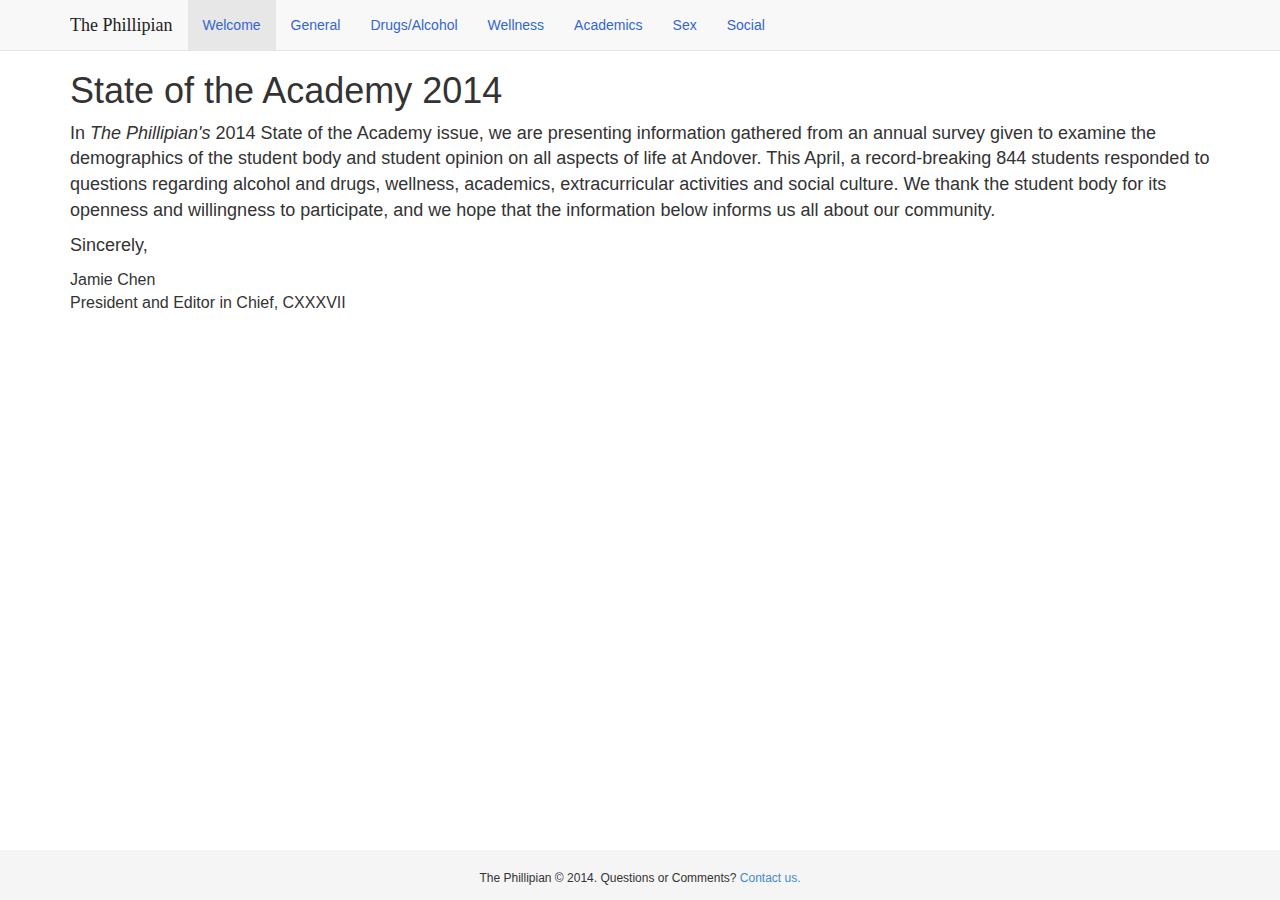
<file: year/2014/index.html>
<!DOCTYPE html>
<html>
<head>
<meta http-equiv="Content-Type" content="text/html; charset=utf-8"
>
  <title>State of the Academy 2014</title>
  <link data-turbolinks-track="true" href="assets/application-4a9d4b4b59a3681a3f65705a4e9ec934.css" media="all" rel="stylesheet" />
  <script data-turbolinks-track="true" src="assets/application-814047460195a22ea6260f3be2cee536.js"></script>
  <script src="http://www.google.com/jsapi"></script>
<script src="assets/chartkick-724363322419626f7598f52445e181c1.js"></script>
  <meta content="authenticity_token" name="csrf-param" />
<meta content="iJJ1O+NPHh+MugNWONCN48mpaIK2llW5QMWpHFQjtbU=" name="csrf-token" />
  <meta name="viewport" content="width=device-width, initial-scale=1.0">
</head>
<body>
  <header>
  <nav class="navbar navbar-default navbar-fixed-top" role="navigation" id="main-navbar">
  <div class="container">
    <div class="navbar-header">
      <button type="button" class="navbar-toggle" data-toggle="collapse" data-target=".navbar-collapse">
        <span class="sr-only">Toggle navigation</span>
        <span class="icon-bar"></span>
        <span class="icon-bar"></span>
        <span class="icon-bar"></span>
      </button>
      <a class="navbar-brand" href="http://www.phillipian.net">The Phillipian</a>
    </div>
    <div class="collapse navbar-collapse">
      <ul class="nav navbar-nav" id="main-nav">
        <li class="active"><a href="index.html">Welcome</a></li>
        <li class=""><a href="sections/general.html">General</a></li>
        <li class=""><a href="sections/drugs_and_alcohol.html">Drugs/Alcohol</a></li>
        <li class=""><a href="sections/wellness.html">Wellness</a></li>
        <li class=""><a href="sections/academics.html">Academics</a></li>
        <li class=""><a href="sections/social.html">Sex</a></li>
        <li class=""><a href="sections/social2.html">Social</a></li>
        <!-- <li class="<#%= is_active?(sections_custom_path)             %>"><#%= link_to "Custom!",        sections_custom_path            %></li> -->
      </ul>
    </div><!-- /.navbar-collapse -->
  </div><!-- /.container-fluid -->
</nav>
</header>

  <div class="container">
    <h1>State of the Academy 2014</h1>
<p style="font-size:18px;">
In <em>The Phillipian's</em> 2014 State of the Academy issue, we are presenting information gathered from an annual survey given to examine the demographics of the student body and student opinion on all aspects of life at Andover. This April, a record-breaking 844 students responded to questions regarding alcohol and drugs, wellness, academics, extracurricular activities and social culture. We thank the student body for its openness and willingness to participate, and we hope that the information below informs us all about our community. 
</p>
<p style="font-size:18px;">
Sincerely, 
</p>
<p style="font-size:16px;">
Jamie Chen<br>
President and Editor in Chief, CXXXVII
</p>

  </div>
  <div id="footer">
  <div class="container">
    <br />
    <p class="muted credit" id="footer-text">The Phillipian © 2014. Questions or Comments? <a href="http://www.phillipian.net/contact">Contact us.</a></p>
  </div>
</div>

</body>
</html>
</file>
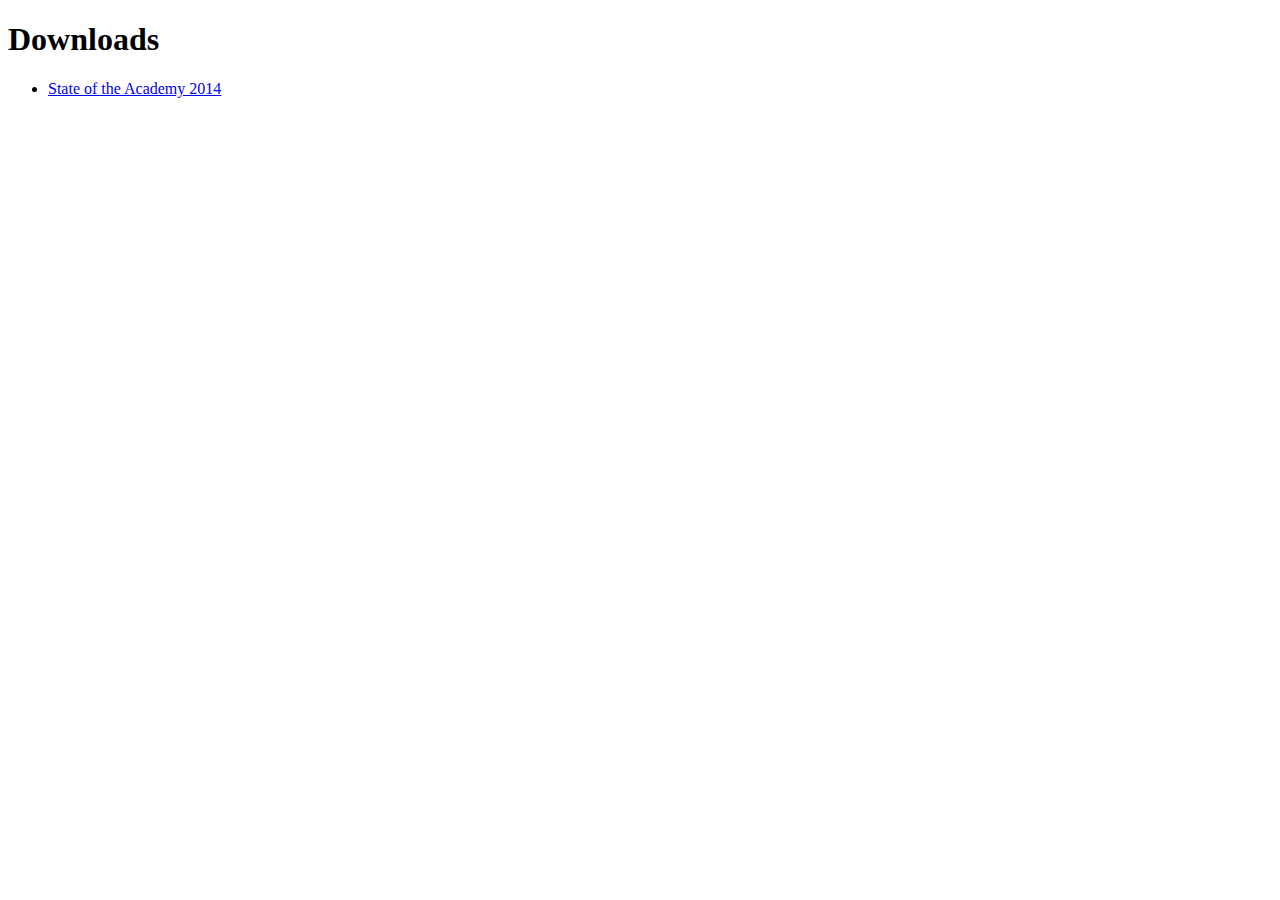
<file: year/2014/_downloads.html>
<!DOCTYPE html>
<html>
	<head>
		<meta charset="UTF-8">
        <title> Downloads </title>
    </head>
    <body>
        <h1> Downloads </h1>
        <ul>
            <li><a id="http://sota-14.phillipian.net/" href="index.html"> State of the Academy 2014 </a></li>
        </ul>
    </body>
</html>
</file>
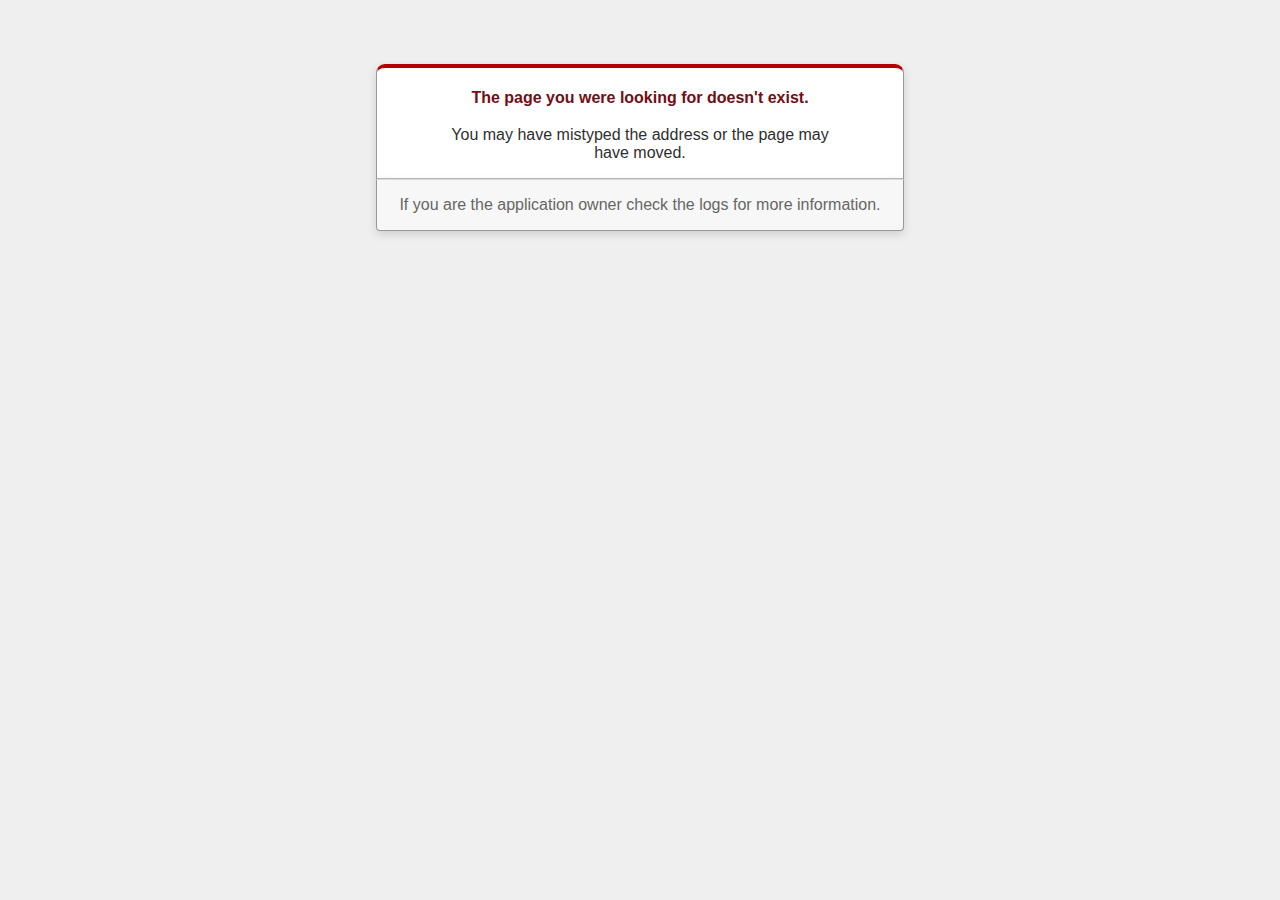
<file: year/2014/assets/AjaxLoader.gif.html>
<!DOCTYPE html>
<html>
<head>
  <title>The page you were looking for doesn't exist (404)</title>
  <meta name="viewport" content="width=device-width,initial-scale=1">
  <style>
  body {
    background-color: #EFEFEF;
    color: #2E2F30;
    text-align: center;
    font-family: arial, sans-serif;
    margin: 0;
  }

  div.dialog {
    width: 95%;
    max-width: 33em;
    margin: 4em auto 0;
  }

  div.dialog > div {
    border: 1px solid #CCC;
    border-right-color: #999;
    border-left-color: #999;
    border-bottom-color: #BBB;
    border-top: #B00100 solid 4px;
    border-top-left-radius: 9px;
    border-top-right-radius: 9px;
    background-color: white;
    padding: 7px 12% 0;
    box-shadow: 0 3px 8px rgba(50, 50, 50, 0.17);
  }

  h1 {
    font-size: 100%;
    color: #730E15;
    line-height: 1.5em;
  }

  div.dialog > p {
    margin: 0 0 1em;
    padding: 1em;
    background-color: #F7F7F7;
    border: 1px solid #CCC;
    border-right-color: #999;
    border-left-color: #999;
    border-bottom-color: #999;
    border-bottom-left-radius: 4px;
    border-bottom-right-radius: 4px;
    border-top-color: #DADADA;
    color: #666;
    box-shadow: 0 3px 8px rgba(50, 50, 50, 0.17);
  }
  </style>
</head>

<body>
  <!-- This file lives in public/404.html -->
  <div class="dialog">
    <div>
      <h1>The page you were looking for doesn't exist.</h1>
      <p>You may have mistyped the address or the page may have moved.</p>
    </div>
    <p>If you are the application owner check the logs for more information.</p>
  </div>
</body>
</html>
</file>
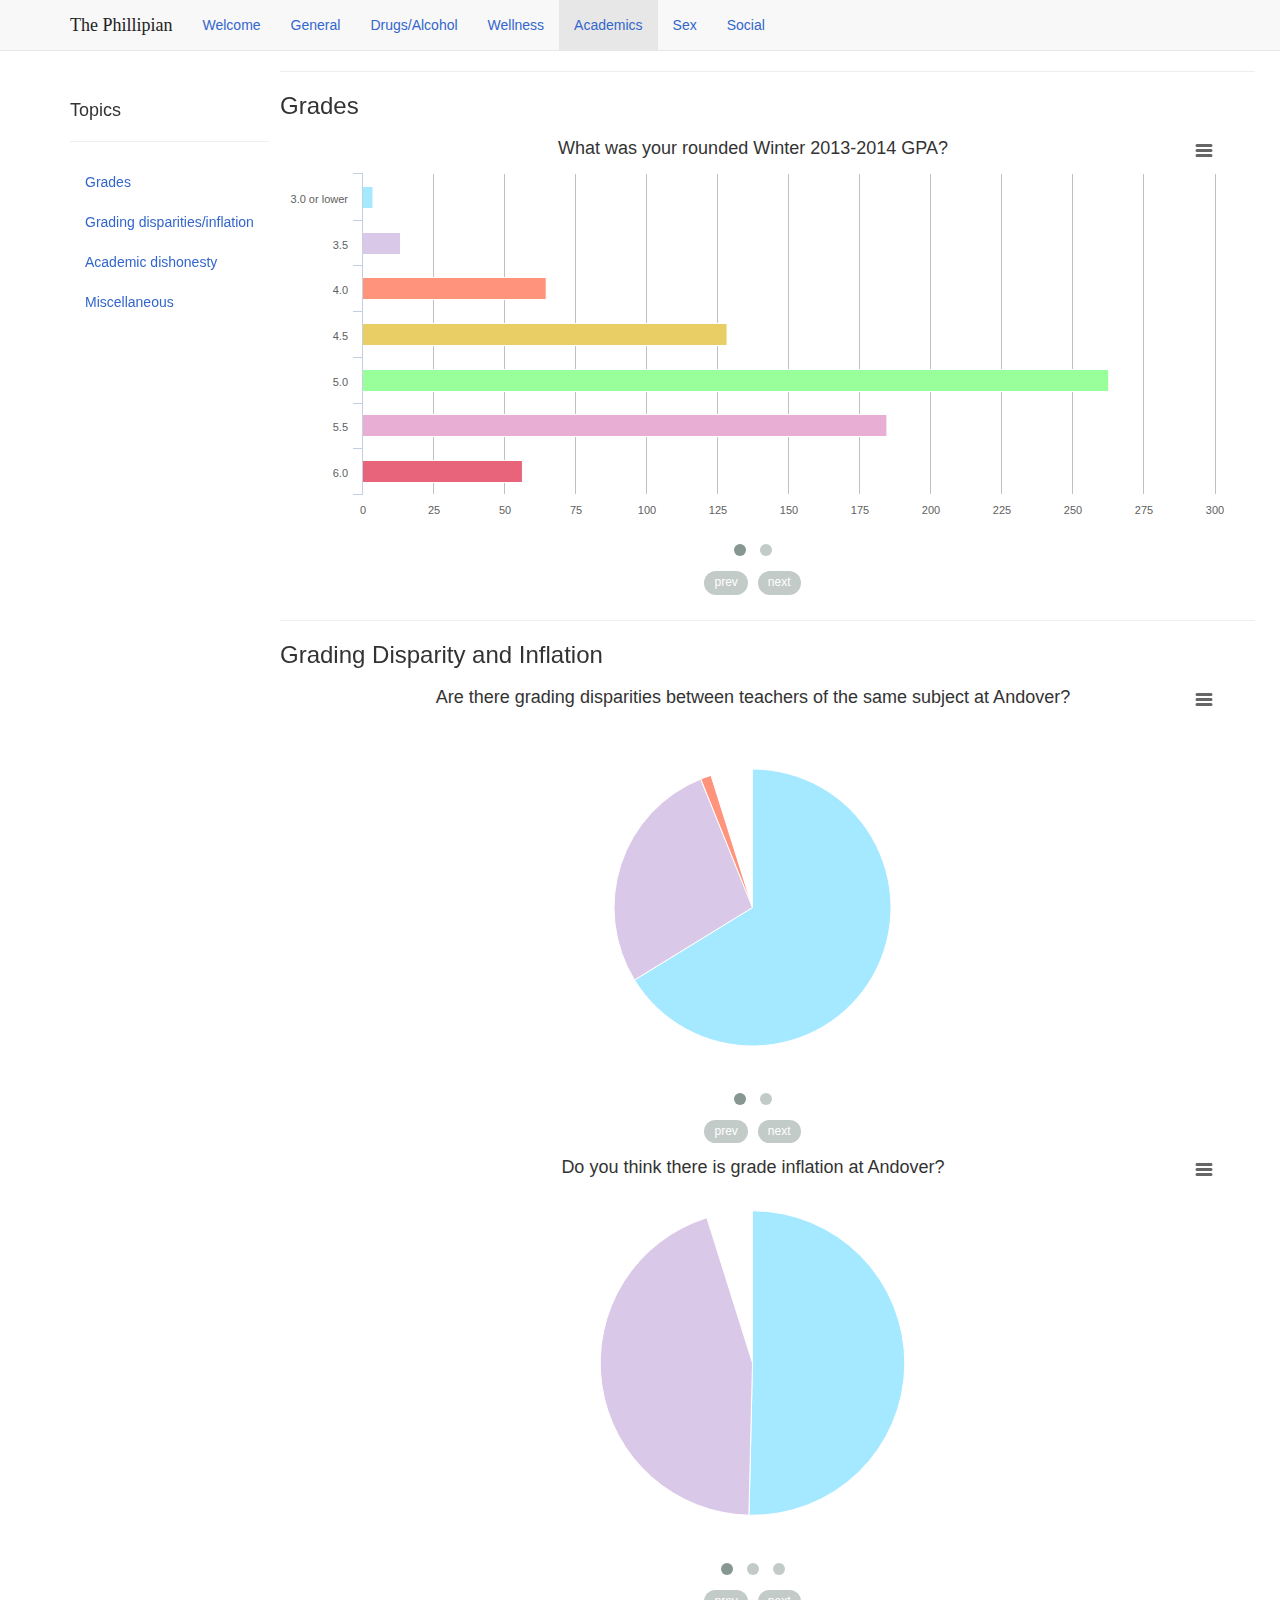
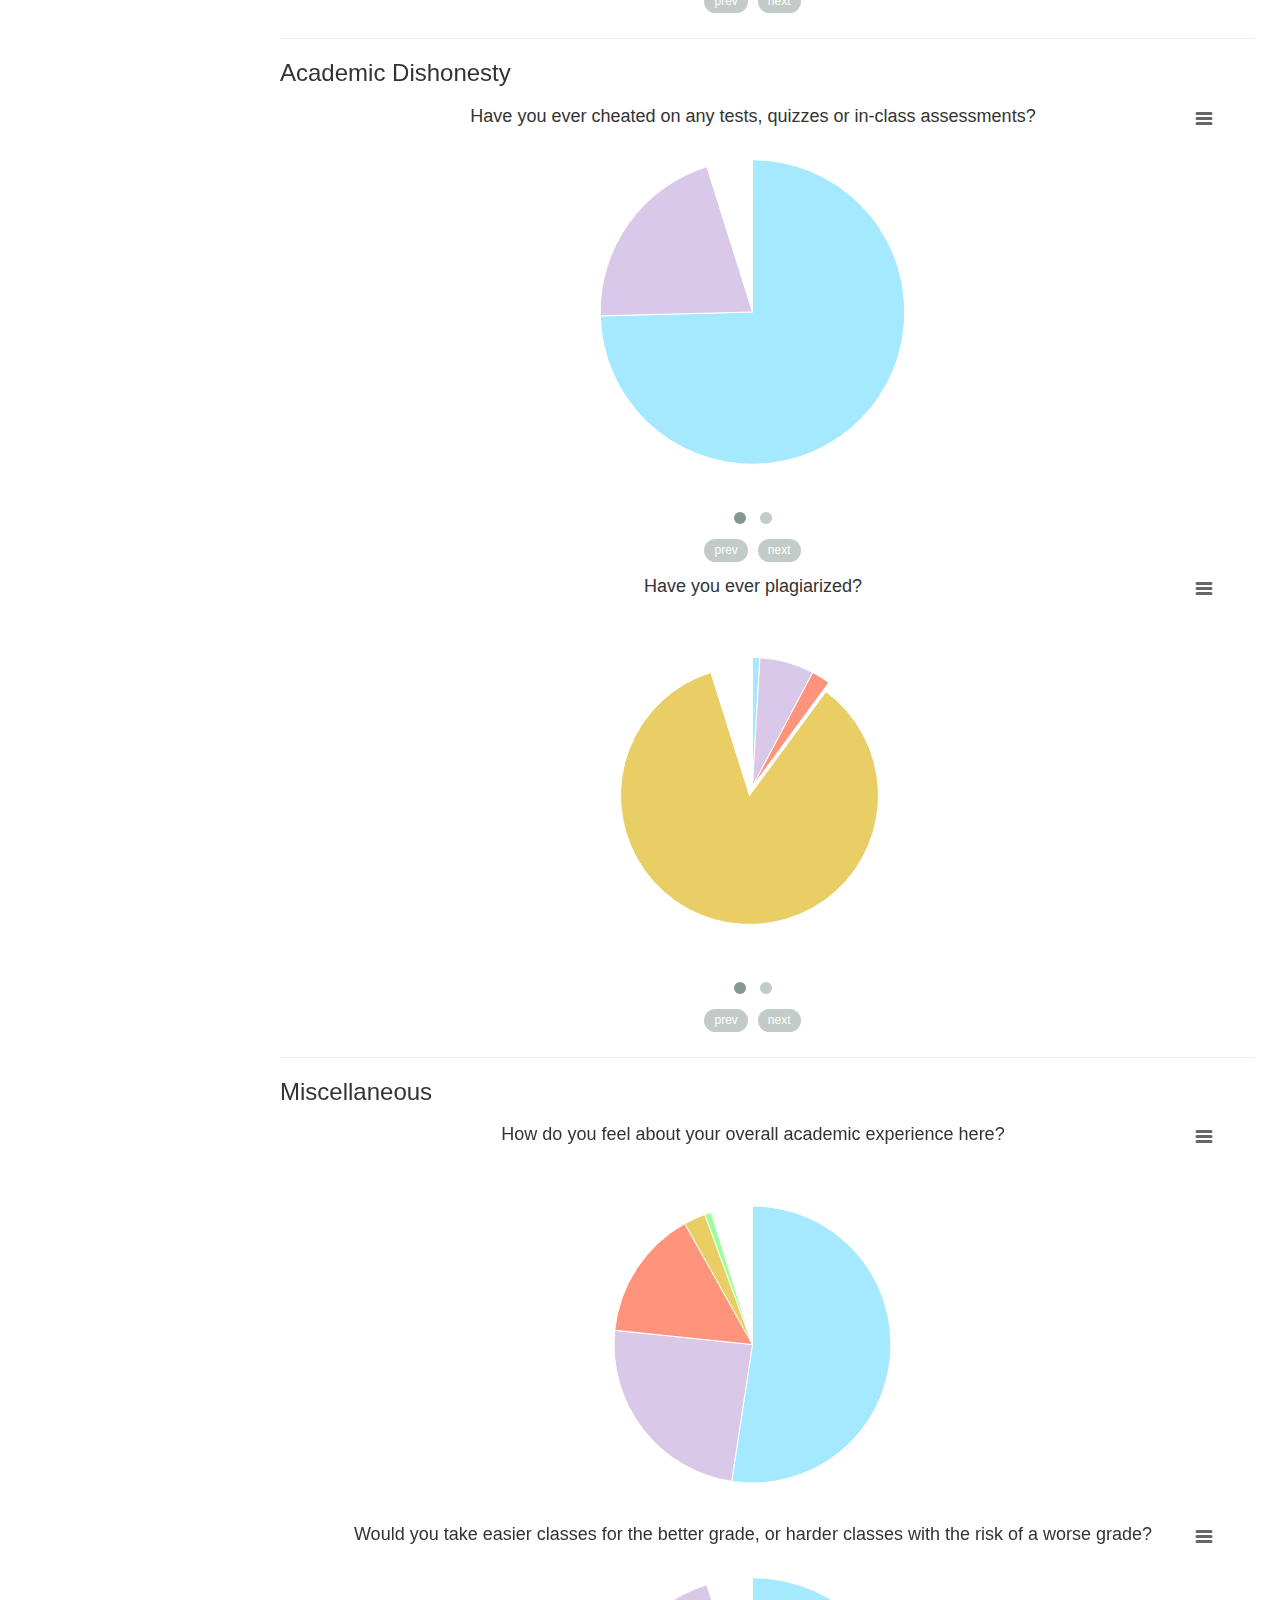
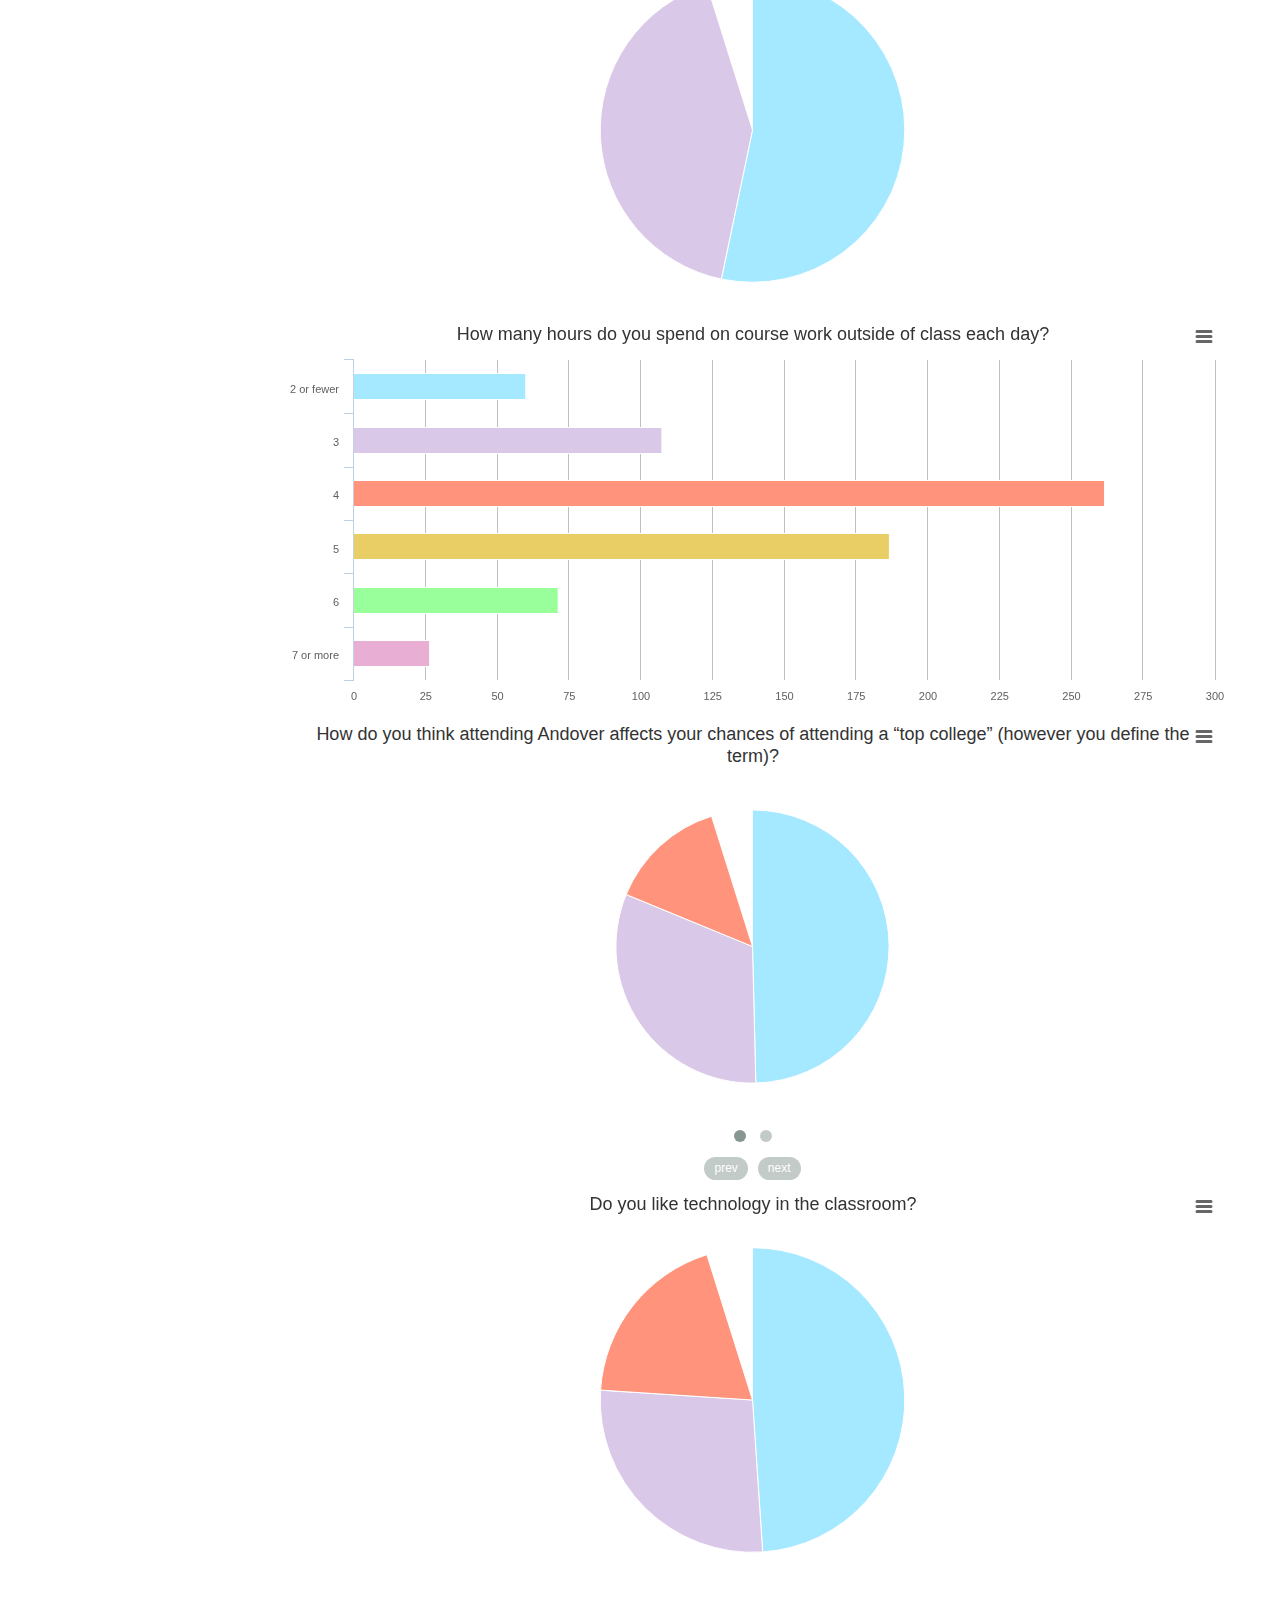
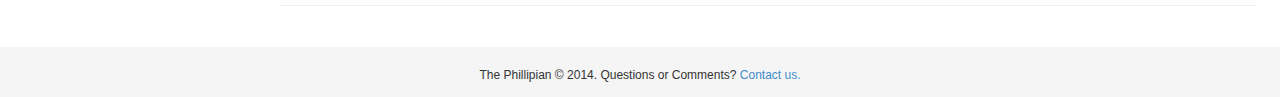
<file: year/2014/sections/academics.html>
<!DOCTYPE html>
<html>
<head>
<meta http-equiv="Content-Type" content="text/html; charset=utf-8"
>
  <title>State of the Academy 2014</title>
  <link data-turbolinks-track="true" href="../assets/application-4a9d4b4b59a3681a3f65705a4e9ec934.css" media="all" rel="stylesheet" />
  <script data-turbolinks-track="true" src="../assets/application-814047460195a22ea6260f3be2cee536.js"></script>
  <script src="http://www.google.com/jsapi"></script>
<script src="../assets/chartkick-724363322419626f7598f52445e181c1.js"></script>
  <meta content="authenticity_token" name="csrf-param" />
<meta content="iJJ1O+NPHh+MugNWONCN48mpaIK2llW5QMWpHFQjtbU=" name="csrf-token" />
  <meta name="viewport" content="width=device-width, initial-scale=1.0">
</head>
<body>
  <header>
  <nav class="navbar navbar-default navbar-fixed-top" role="navigation" id="main-navbar">
  <div class="container">
    <div class="navbar-header">
      <button type="button" class="navbar-toggle" data-toggle="collapse" data-target=".navbar-collapse">
        <span class="sr-only">Toggle navigation</span>
        <span class="icon-bar"></span>
        <span class="icon-bar"></span>
        <span class="icon-bar"></span>
      </button>
      <a class="navbar-brand" href="http://www.phillipian.net">The Phillipian</a>
    </div>
    <div class="collapse navbar-collapse">
      <ul class="nav navbar-nav" id="main-nav">
        <li class=""><a href="../index.html">Welcome</a></li>
        <li class=""><a href="general.html">General</a></li>
        <li class=""><a href="drugs_and_alcohol.html">Drugs/Alcohol</a></li>
        <li class=""><a href="wellness.html">Wellness</a></li>
        <li class="active"><a href="academics.html">Academics</a></li>
        <li class=""><a href="social.html">Sex</a></li>
        <li class=""><a href="social2.html">Social</a></li>
        <!-- <li class="<#%= is_active?(sections_custom_path)             %>"><#%= link_to "Custom!",        sections_custom_path            %></li> -->
      </ul>
    </div><!-- /.navbar-collapse -->
  </div><!-- /.container-fluid -->
</nav>
</header>

  <div class="container">
    <div class="bs-sidebar affix">
  <br /><br />
  <ul class="nav bs-sidenav">
    <h4>Topics</h4><hr />
    <li><a href="academics.html#grades">Grades</a></li>
    <li><a href="academics.html#disp_infl">Grading disparities/inflation</a></li>
    <li><a href="academics.html#dishonesty">Academic dishonesty</a></li>
    <li><a href="academics.html#misc">Miscellaneous</a></li>
  </ul>
</div>

<div class="container">
  <div class="row">
    <div class="col-md-2">
    </div>
    <div class="col-md-10">

      <hr id="grades" class="col-md-12">
      <h3>Grades</h3>
      <div class="owl-carousel">
        <div>        <script type="text/javascript">
        (function() {
          var onload = window.onload;
          window.onload = function(){
            if (typeof onload == "function") onload();
                    var options = { "title": { "text": "What was your rounded Winter 2013-2014 GPA?" },"legend": { "enabled": false },"xAxis": { "categories": [ "3.0 or lower","3.5","4.0","4.5","5.0","5.5","6.0" ] },"yAxis": { "title": { "text": null },"labels": {  } },"tooltip": { "enabled": true,"formatter": barTooltipFormatter },"credits": { "enabled": false },"plotOptions": { "areaspline": {  } },"chart": { "type": "bar","renderTo": "gradegraph" },"subtitle": {  },"plotOptions": { "bar": { "colorByPoint": true } },"series": [{ "data": [ [ "3.0 or lower",4 ],[ "3.5",14 ],[ "4.0",68 ],[ "4.5",135 ],[ "5.0",276 ],[ "5.5",194 ],[ "6.0",59 ] ],"name": null }] };
        
        window.chart_gradegraph = new Highcharts.Chart(options);

          };
        })()
        </script>
<div id="gradegraph"></div></div>
        <div>        <script type="text/javascript">
        (function() {
          var onload = window.onload;
          window.onload = function(){
            if (typeof onload == "function") onload();
                    var options = { "title": { "text": null },"legend": { "align": "bottom","verticalAlign": "top","layout": "vertical","title": { "text": "What was your rounded Winter 2013-2014 GPA?" } },"xAxis": { "categories": [ "Female","Male" ],"title": { "text": "What is your sex?" } },"yAxis": { "title": { "text": "Percentage" },"labels": {  } },"tooltip": { "enabled": true,"formatter": xRefBarTooltipFormatter },"credits": { "enabled": false },"plotOptions": { "areaspline": {  } },"chart": { "defaultSeriesType": "line","renderTo": "gradesbysex" },"subtitle": {  },"plotOptions": { "bar": { "stacking": "percent" } },"series": [{ "type": "bar","name": "3.0 or lower","data": [ 2,2 ] },{ "type": "bar","name": "3.5","data": [ 6,8 ] },{ "type": "bar","name": "4.0","data": [ 29,39 ] },{ "type": "bar","name": "4.5","data": [ 64,71 ] },{ "type": "bar","name": "5.0","data": [ 163,113 ] },{ "type": "bar","name": "5.5","data": [ 113,81 ] },{ "type": "bar","name": "6.0","data": [ 37,22 ] }] };
        
        window.chart_gradesbysex = new Highcharts.Chart(options);

          };
        })()
        </script>
<div id="gradesbysex"></div></div>
      </div>
      
      <hr id="disp_infl" class="col-md-12">
      <h3>Grading Disparity and Inflation</h3>
      <div class="owl-carousel">
        <div>        <script type="text/javascript">
        (function() {
          var onload = window.onload;
          window.onload = function(){
            if (typeof onload == "function") onload();
                    var options = { "title": { "text": "Are there grading disparities between teachers of the same subject at Andover?" },"legend": { "layout": "vertical","style": { "left": "auto","bottom": "auto","right": "50px","top": "100px" } },"xAxis": {  },"yAxis": { "title": { "text": null },"labels": {  } },"tooltip": { "enabled": true,"formatter": pieTooltipFormatter },"credits": { "enabled": false },"plotOptions": { "areaspline": {  } },"chart": { "defaultSeriesType": "pie","renderTo": "disparities" },"subtitle": {  },"plotOptions": { "pie": { "allowPointSelect": true,"cursor": "pointer","dataLabels": { "enabled": true,"color": "black","style": { "font": "13px Trebuchet MS, Verdana, sans-serif" } } } },"series": [{ "type": "pie","data": [ [ "Yes, to an unfair degree",522 ],[ "Yes, to a permissible degree",218 ],[ "No",10 ] ],"name": null }] };
        
        window.chart_disparities = new Highcharts.Chart(options);

          };
        })()
        </script>
<div id="disparities"></div></div>
        <div>        <script type="text/javascript">
        (function() {
          var onload = window.onload;
          window.onload = function(){
            if (typeof onload == "function") onload();
                    var options = { "title": { "text": "In which department is there the largest grading disparity?" },"legend": { "enabled": false },"xAxis": { "categories": [ "English","History","Science","Math","Language","Art","RelPhil","Music","Theatre" ] },"yAxis": { "title": { "text": null },"labels": {  } },"tooltip": { "enabled": true,"formatter": barTooltipFormatter },"credits": { "enabled": false },"plotOptions": { "areaspline": {  } },"chart": { "type": "bar","renderTo": "disparitiesdepartments" },"subtitle": {  },"plotOptions": { "bar": { "colorByPoint": true } },"series": [{ "data": [ [ "English",570 ],[ "History",68 ],[ "Science",34 ],[ "Math",28 ],[ "Language",15 ],[ "Art",8 ],[ "RelPhil",7 ],[ "Music",2 ],[ "Theatre",2 ] ],"name": null }] };
        
        window.chart_disparitiesdepartments = new Highcharts.Chart(options);

          };
        })()
        </script>
<div id="disparitiesdepartments"></div></div>
      </div>
      <div class="owl-carousel">
        <div>        <script type="text/javascript">
        (function() {
          var onload = window.onload;
          window.onload = function(){
            if (typeof onload == "function") onload();
                    var options = { "title": { "text": "Do you think there is grade inflation at Andover?" },"legend": { "layout": "vertical","style": { "left": "auto","bottom": "auto","right": "50px","top": "100px" } },"xAxis": {  },"yAxis": { "title": { "text": null },"labels": {  } },"tooltip": { "enabled": true,"formatter": pieTooltipFormatter },"credits": { "enabled": false },"plotOptions": { "areaspline": {  } },"chart": { "defaultSeriesType": "pie","renderTo": "inflation" },"subtitle": {  },"plotOptions": { "pie": { "allowPointSelect": true,"cursor": "pointer","dataLabels": { "enabled": true,"color": "black","style": { "font": "13px Trebuchet MS, Verdana, sans-serif" } } } },"series": [{ "type": "pie","data": [ [ "Yes",397 ],[ "No",353 ] ],"name": null }] };
        
        window.chart_inflation = new Highcharts.Chart(options);

          };
        })()
        </script>
<div id="inflation"></div></div>
        <div>        <script type="text/javascript">
        (function() {
          var onload = window.onload;
          window.onload = function(){
            if (typeof onload == "function") onload();
                    var options = { "title": { "text": null },"legend": { "align": "bottom","verticalAlign": "top","layout": "vertical","title": { "text": "Do you think there is grade inflation at Andover?" } },"xAxis": { "categories": [ "3.0 or lower","3.5","4.0","4.5","5.0","5.5","6.0" ],"title": { "text": "What was your rounded Winter 2013-2014 GPA?" } },"yAxis": { "title": { "text": "Percentage" },"labels": {  } },"tooltip": { "enabled": true,"formatter": xRefBarTooltipFormatter },"credits": { "enabled": false },"plotOptions": { "areaspline": {  } },"chart": { "defaultSeriesType": "line","renderTo": "inflationbygpa" },"subtitle": {  },"plotOptions": { "bar": { "stacking": "percent" } },"series": [{ "type": "bar","name": "Yes","data": [ 3,5,33,73,144,102,37 ] },{ "type": "bar","name": "No","data": [ 1,9,35,62,132,92,22 ] }] };
        
        window.chart_inflationbygpa = new Highcharts.Chart(options);

          };
        })()
        </script>
<div id="inflationbygpa"></div></div>
	<div>        <script type="text/javascript">
        (function() {
          var onload = window.onload;
          window.onload = function(){
            if (typeof onload == "function") onload();
                    var options = { "title": { "text": null },"legend": { "align": "bottom","verticalAlign": "top","layout": "vertical","title": { "text": "Do you think there is grade inflation at Andover?" } },"xAxis": { "categories": [ "2014","2015","2016","2017" ],"title": { "text": "What class are you in?" } },"yAxis": { "title": { "text": "Percentage" },"labels": {  } },"tooltip": { "enabled": true,"formatter": xRefBarTooltipFormatter },"credits": { "enabled": false },"plotOptions": { "areaspline": {  } },"chart": { "defaultSeriesType": "line","renderTo": "inflationbyclass" },"subtitle": {  },"plotOptions": { "bar": { "stacking": "percent" } },"series": [{ "type": "bar","name": "Yes","data": [ 127,120,106,44 ] },{ "type": "bar","name": "No","data": [ 76,97,91,89 ] }] };
        
        window.chart_inflationbyclass = new Highcharts.Chart(options);

          };
        })()
        </script>
<div id="inflationbyclass"></div></div>
      </div>
      
      <hr id="dishonesty" class="col-md-12">
      <h3>Academic Dishonesty</h3>
      <div class="owl-carousel">
        <div>        <script type="text/javascript">
        (function() {
          var onload = window.onload;
          window.onload = function(){
            if (typeof onload == "function") onload();
                    var options = { "title": { "text": "Have you ever cheated on any tests, quizzes or in-class assessments?" },"legend": { "layout": "vertical","style": { "left": "auto","bottom": "auto","right": "50px","top": "100px" } },"xAxis": {  },"yAxis": { "title": { "text": null },"labels": {  } },"tooltip": { "enabled": true,"formatter": pieTooltipFormatter },"credits": { "enabled": false },"plotOptions": { "areaspline": {  } },"chart": { "defaultSeriesType": "pie","renderTo": "cheating" },"subtitle": {  },"plotOptions": { "pie": { "allowPointSelect": true,"cursor": "pointer","dataLabels": { "enabled": true,"color": "black","style": { "font": "13px Trebuchet MS, Verdana, sans-serif" } } } },"series": [{ "type": "pie","data": [ [ "No",569 ],[ "Yes",157 ] ],"name": null }] };
        
        window.chart_cheating = new Highcharts.Chart(options);

          };
        })()
        </script>
<div id="cheating"></div></div>
        <div>        <script type="text/javascript">
        (function() {
          var onload = window.onload;
          window.onload = function(){
            if (typeof onload == "function") onload();
                    var options = { "title": { "text": null },"legend": { "align": "bottom","verticalAlign": "top","layout": "vertical","title": { "text": "Have you ever cheated on any tests, quizzes or in-class assessments?" } },"xAxis": { "categories": [ "2014","2015","2016","2017" ],"title": { "text": "What class are you in?" } },"yAxis": { "title": { "text": "Percentage" },"labels": {  } },"tooltip": { "enabled": true,"formatter": xRefBarTooltipFormatter },"credits": { "enabled": false },"plotOptions": { "areaspline": {  } },"chart": { "defaultSeriesType": "line","renderTo": "cheatingbyclass" },"subtitle": {  },"plotOptions": { "bar": { "stacking": "percent" } },"series": [{ "type": "bar","name": "Yes","data": [ 62,46,35,14 ] },{ "type": "bar","name": "No","data": [ 136,165,156,112 ] }] };
        
        window.chart_cheatingbyclass = new Highcharts.Chart(options);

          };
        })()
        </script>
<div id="cheatingbyclass"></div></div>
      </div>
      <div class="owl-carousel">
	<div>        <script type="text/javascript">
        (function() {
          var onload = window.onload;
          window.onload = function(){
            if (typeof onload == "function") onload();
                    var options = { "title": { "text": "Have you ever plagiarized?" },"legend": { "layout": "vertical","style": { "left": "auto","bottom": "auto","right": "50px","top": "100px" } },"xAxis": {  },"yAxis": { "title": { "text": null },"labels": {  } },"tooltip": { "enabled": true,"formatter": pieTooltipFormatter },"credits": { "enabled": false },"plotOptions": { "areaspline": {  } },"chart": { "defaultSeriesType": "pie","renderTo": "plagairized" },"subtitle": {  },"plotOptions": { "pie": { "allowPointSelect": true,"cursor": "pointer","dataLabels": { "enabled": true,"color": "black","style": { "font": "13px Trebuchet MS, Verdana, sans-serif" } } } },"series": [{ "type": "pie","data": [ [ "Yes, on a major assignment",7 ],[ "Yes, on a minor assignment",52 ],[ "Yes, on both a major and minor assignment",18 ],{ "name": "No","y": 649,"sliced": true,"selected": true } ],"name": null }] };
        
        window.chart_plagairized = new Highcharts.Chart(options);

          };
        })()
        </script>
<div id="plagairized"></div></div>
	<div>        <script type="text/javascript">
        (function() {
          var onload = window.onload;
          window.onload = function(){
            if (typeof onload == "function") onload();
                    var options = { "title": { "text": null },"legend": { "align": "bottom","verticalAlign": "top","layout": "vertical","title": { "text": "Have you ever plagiarized?" } },"xAxis": { "categories": [ "2014","2015","2016","2017" ],"title": { "text": "What class are you in?" } },"yAxis": { "title": { "text": "Percentage" },"labels": {  } },"tooltip": { "enabled": true,"formatter": xRefBarTooltipFormatter },"credits": { "enabled": false },"plotOptions": { "areaspline": {  } },"chart": { "defaultSeriesType": "line","renderTo": "plagairizedbyclass" },"subtitle": {  },"plotOptions": { "bar": { "stacking": "percent" } },"series": [{ "type": "bar","name": "Yes, on a major assignment","data": [ 5,2,0,0 ] },{ "type": "bar","name": "Yes, on a minor assignment","data": [ 12,21,14,5 ] },{ "type": "bar","name": "Yes, on both a major and minor assignment","data": [ 5,7,4,2 ] },{ "type": "bar","name": "No","data": [ 176,181,173,119 ] }] };
        
        window.chart_plagairizedbyclass = new Highcharts.Chart(options);

          };
        })()
        </script>
<div id="plagairizedbyclass"></div></div>
      </div>
      
      <hr id="misc" class="col-md-12">
      <h3>Miscellaneous</h3>
      <div>        <script type="text/javascript">
        (function() {
          var onload = window.onload;
          window.onload = function(){
            if (typeof onload == "function") onload();
                    var options = { "title": { "text": "How do you feel about your overall academic experience here?" },"legend": { "layout": "vertical","style": { "left": "auto","bottom": "auto","right": "50px","top": "100px" } },"xAxis": {  },"yAxis": { "title": { "text": null },"labels": {  } },"tooltip": { "enabled": true,"formatter": pieTooltipFormatter },"credits": { "enabled": false },"plotOptions": { "areaspline": {  } },"chart": { "defaultSeriesType": "pie","renderTo": "experience" },"subtitle": {  },"plotOptions": { "pie": { "allowPointSelect": true,"cursor": "pointer","dataLabels": { "enabled": true,"color": "black","style": { "font": "13px Trebuchet MS, Verdana, sans-serif" } } } },"series": [{ "type": "pie","data": [ [ "A little hard",413 ],[ "Just right",191 ],[ "Too hard",120 ],[ "A little easy",20 ],[ "Too easy",6 ] ],"name": null }] };
        
        window.chart_experience = new Highcharts.Chart(options);

          };
        })()
        </script>
<div id="experience"></div></div>
      <div>        <script type="text/javascript">
        (function() {
          var onload = window.onload;
          window.onload = function(){
            if (typeof onload == "function") onload();
                    var options = { "title": { "text": "Would you take easier classes for the better grade, or harder classes with the risk of a worse grade?" },"legend": { "layout": "vertical","style": { "left": "auto","bottom": "auto","right": "50px","top": "100px" } },"xAxis": {  },"yAxis": { "title": { "text": null },"labels": {  } },"tooltip": { "enabled": true,"formatter": pieTooltipFormatter },"credits": { "enabled": false },"plotOptions": { "areaspline": {  } },"chart": { "defaultSeriesType": "pie","renderTo": "easyhard" },"subtitle": {  },"plotOptions": { "pie": { "allowPointSelect": true,"cursor": "pointer","dataLabels": { "enabled": true,"color": "black","style": { "font": "13px Trebuchet MS, Verdana, sans-serif" } } } },"series": [{ "type": "pie","data": [ [ "Harder classes, risk of worse grade",421 ],[ "Easier classes, better grade",331 ] ],"name": null }] };
        
        window.chart_easyhard = new Highcharts.Chart(options);

          };
        })()
        </script>
<div id="easyhard"></div></div>
      <div>        <script type="text/javascript">
        (function() {
          var onload = window.onload;
          window.onload = function(){
            if (typeof onload == "function") onload();
                    var options = { "title": { "text": "How many hours do you spend on course work outside of class each day?" },"legend": { "enabled": false },"xAxis": { "categories": [ "2 or fewer","3","4","5","6","7 or more" ] },"yAxis": { "title": { "text": null },"labels": {  } },"tooltip": { "enabled": true,"formatter": barTooltipFormatter },"credits": { "enabled": false },"plotOptions": { "areaspline": {  } },"chart": { "type": "bar","renderTo": "hours" },"subtitle": {  },"plotOptions": { "bar": { "colorByPoint": true } },"series": [{ "data": [ [ "2 or fewer",63 ],[ "3",113 ],[ "4",275 ],[ "5",196 ],[ "6",75 ],[ "7 or more",28 ] ],"name": null }] };
        
        window.chart_hours = new Highcharts.Chart(options);

          };
        })()
        </script>
<div id="hours"></div></div>
      <div class="owl-carousel">
	<div>        <script type="text/javascript">
        (function() {
          var onload = window.onload;
          window.onload = function(){
            if (typeof onload == "function") onload();
                    var options = { "title": { "text": "How do you think attending Andover affects your chances of attending a “top college” (however you define the term)?" },"legend": { "layout": "vertical","style": { "left": "auto","bottom": "auto","right": "50px","top": "100px" } },"xAxis": {  },"yAxis": { "title": { "text": null },"labels": {  } },"tooltip": { "enabled": true,"formatter": pieTooltipFormatter },"credits": { "enabled": false },"plotOptions": { "areaspline": {  } },"chart": { "defaultSeriesType": "pie","renderTo": "collegechance" },"subtitle": {  },"plotOptions": { "pie": { "allowPointSelect": true,"cursor": "pointer","dataLabels": { "enabled": true,"color": "black","style": { "font": "13px Trebuchet MS, Verdana, sans-serif" } } } },"series": [{ "type": "pie","data": [ [ "Decreased",391 ],[ "Increased",249 ],[ "Did not change",110 ] ],"name": null }] };
        
        window.chart_collegechance = new Highcharts.Chart(options);

          };
        })()
        </script>
<div id="collegechance"></div></div>
	<div>        <script type="text/javascript">
        (function() {
          var onload = window.onload;
          window.onload = function(){
            if (typeof onload == "function") onload();
                    var options = { "title": { "text": null },"legend": { "align": "bottom","verticalAlign": "top","layout": "vertical","title": { "text": "How do you think attending Andover affects your chances of attending a “top college” (however you define the term)?" } },"xAxis": { "categories": [ "2014","2015","2016","2017" ],"title": { "text": "What class are you in?" } },"yAxis": { "title": { "text": "Percentage" },"labels": {  } },"tooltip": { "enabled": true,"formatter": xRefBarTooltipFormatter },"credits": { "enabled": false },"plotOptions": { "areaspline": {  } },"chart": { "defaultSeriesType": "line","renderTo": "collegechancebyclass" },"subtitle": {  },"plotOptions": { "bar": { "stacking": "percent" } },"series": [{ "type": "bar","name": "Increased","data": [ 46,64,79,60 ] },{ "type": "bar","name": "Decreased","data": [ 110,131,98,52 ] },{ "type": "bar","name": "Did not change","data": [ 47,22,20,21 ] }] };
        
        window.chart_collegechancebyclass = new Highcharts.Chart(options);

          };
        })()
        </script>
<div id="collegechancebyclass"></div></div>
      </div>
      <div>        <script type="text/javascript">
        (function() {
          var onload = window.onload;
          window.onload = function(){
            if (typeof onload == "function") onload();
                    var options = { "title": { "text": "Do you like technology in the classroom?" },"legend": { "layout": "vertical","style": { "left": "auto","bottom": "auto","right": "50px","top": "100px" } },"xAxis": {  },"yAxis": { "title": { "text": null },"labels": {  } },"tooltip": { "enabled": true,"formatter": pieTooltipFormatter },"credits": { "enabled": false },"plotOptions": { "areaspline": {  } },"chart": { "defaultSeriesType": "pie","renderTo": "techinclass" },"subtitle": {  },"plotOptions": { "pie": { "allowPointSelect": true,"cursor": "pointer","dataLabels": { "enabled": true,"color": "black","style": { "font": "13px Trebuchet MS, Verdana, sans-serif" } } } },"series": [{ "type": "pie","data": [ [ "Yes, I like the way it is",381 ],[ "Yes, I would like to see more",211 ],[ "No",149 ] ],"name": null }] };
        
        window.chart_techinclass = new Highcharts.Chart(options);

          };
        })()
        </script>
<div id="techinclass"></div></div>
      
      <hr class="col-md-12">

    </div>
  </div>
</div>

  </div>
  <div id="footer">
  <div class="container">
    <br />
    <p class="muted credit" id="footer-text">The Phillipian © 2014. Questions or Comments? <a href="http://www.phillipian.net/contact">Contact us.</a></p>
  </div>
</div>

</body>
</html>
</file>
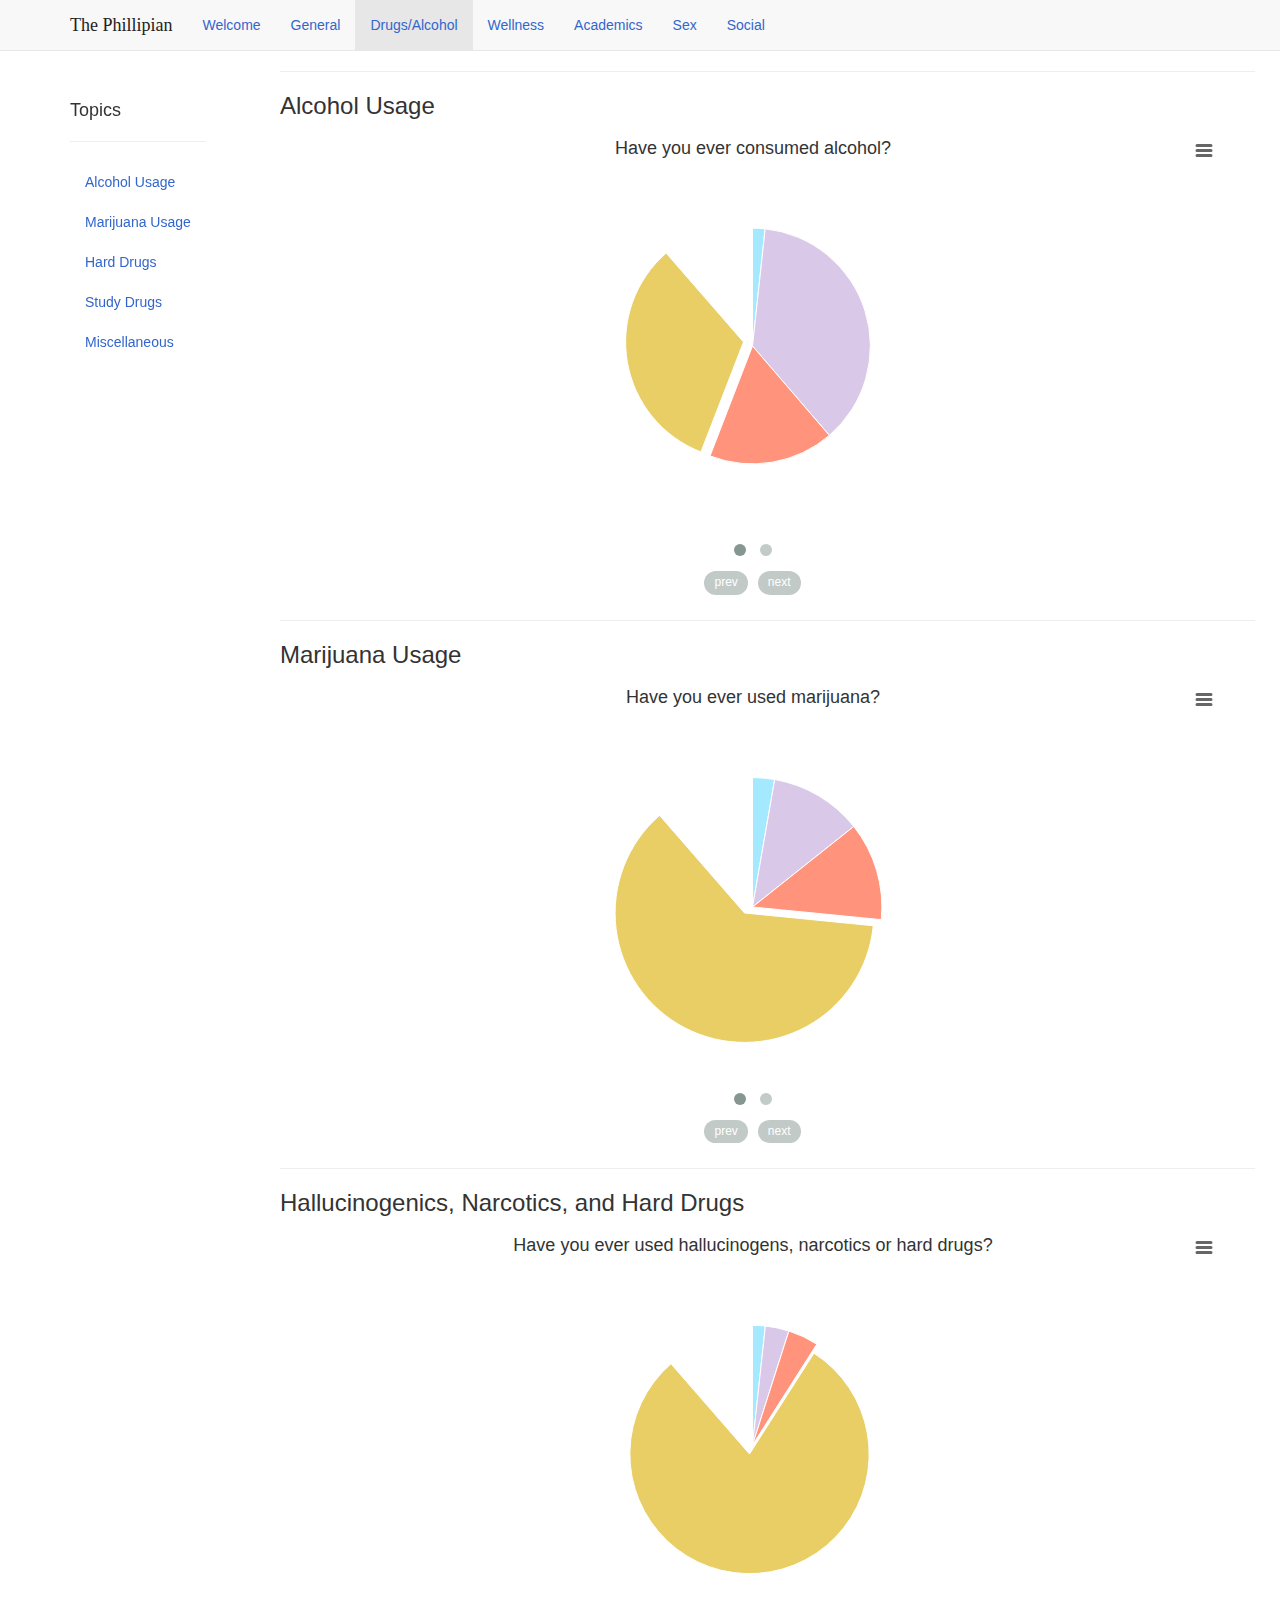
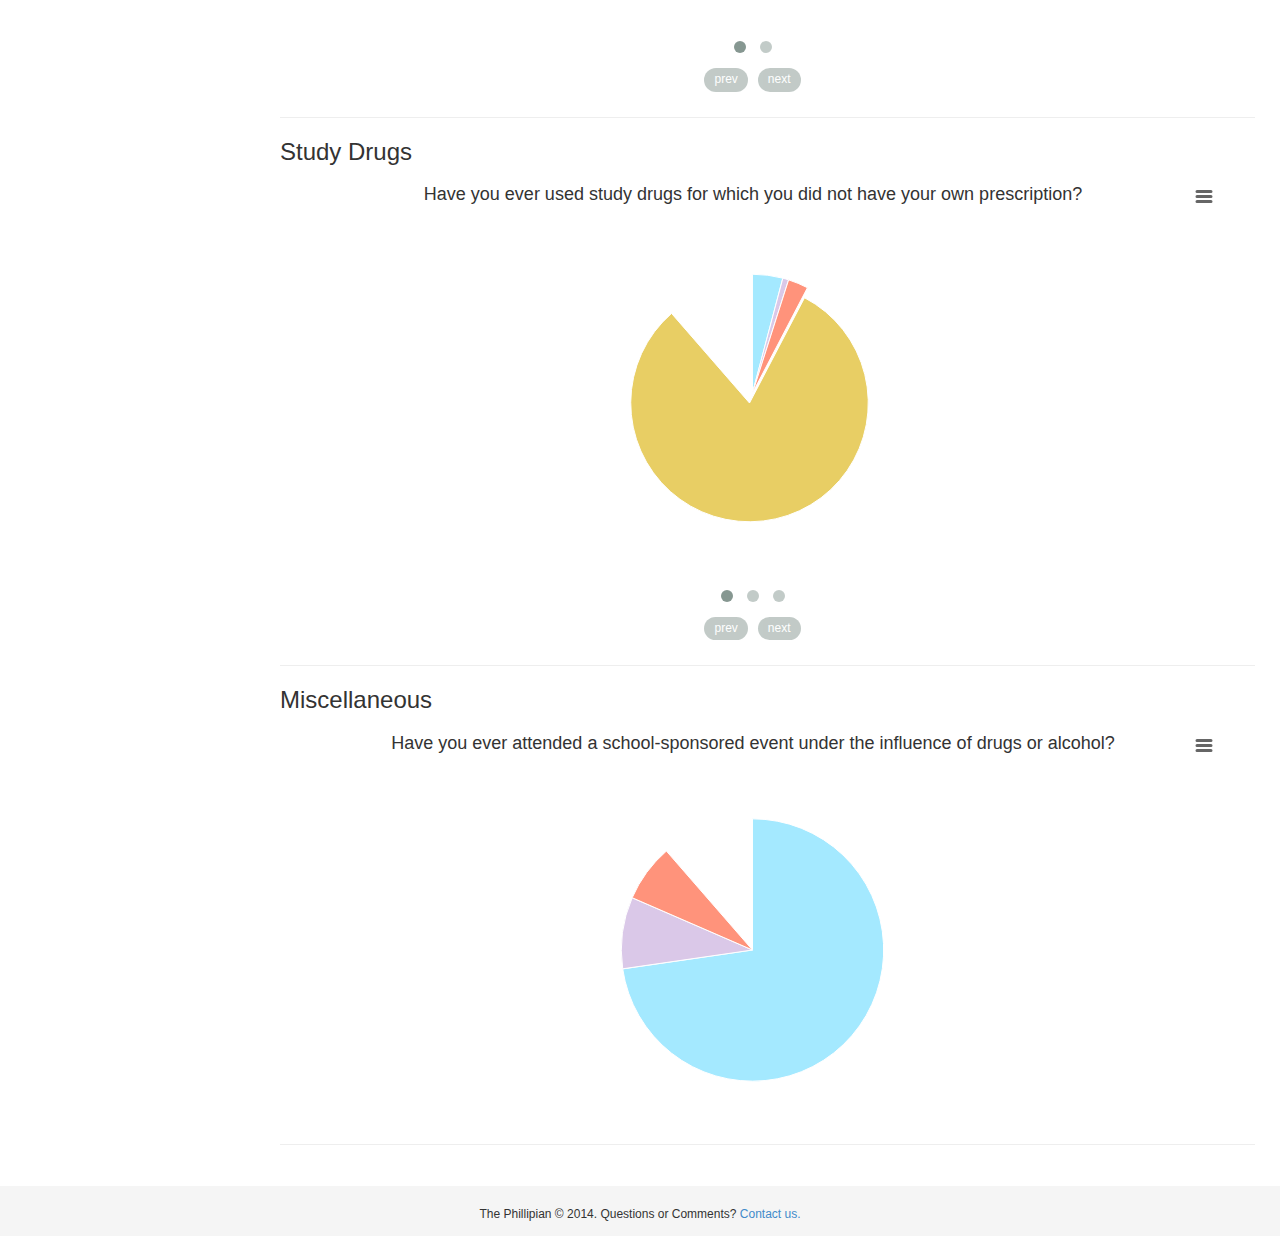
<file: year/2014/sections/drugs_and_alcohol.html>
<!DOCTYPE html>
<html>
<head>
<meta http-equiv="Content-Type" content="text/html; charset=utf-8"
>
  <title>State of the Academy 2014</title>
  <link data-turbolinks-track="true" href="../assets/application-4a9d4b4b59a3681a3f65705a4e9ec934.css" media="all" rel="stylesheet" />
  <script data-turbolinks-track="true" src="../assets/application-814047460195a22ea6260f3be2cee536.js"></script>
  <script src="http://www.google.com/jsapi"></script>
<script src="../assets/chartkick-724363322419626f7598f52445e181c1.js"></script>
  <meta content="authenticity_token" name="csrf-param" />
<meta content="iJJ1O+NPHh+MugNWONCN48mpaIK2llW5QMWpHFQjtbU=" name="csrf-token" />
  <meta name="viewport" content="width=device-width, initial-scale=1.0">
</head>
<body>
  <header>
  <nav class="navbar navbar-default navbar-fixed-top" role="navigation" id="main-navbar">
  <div class="container">
    <div class="navbar-header">
      <button type="button" class="navbar-toggle" data-toggle="collapse" data-target=".navbar-collapse">
        <span class="sr-only">Toggle navigation</span>
        <span class="icon-bar"></span>
        <span class="icon-bar"></span>
        <span class="icon-bar"></span>
      </button>
      <a class="navbar-brand" href="http://www.phillipian.net">The Phillipian</a>
    </div>
    <div class="collapse navbar-collapse">
      <ul class="nav navbar-nav" id="main-nav">
        <li class=""><a href="../index.html">Welcome</a></li>
        <li class=""><a href="general.html">General</a></li>
        <li class="active"><a href="drugs_and_alcohol.html">Drugs/Alcohol</a></li>
        <li class=""><a href="wellness.html">Wellness</a></li>
        <li class=""><a href="academics.html">Academics</a></li>
        <li class=""><a href="social.html">Sex</a></li>
        <li class=""><a href="social2.html">Social</a></li>
        <!-- <li class="<#%= is_active?(sections_custom_path)             %>"><#%= link_to "Custom!",        sections_custom_path            %></li> -->
      </ul>
    </div><!-- /.navbar-collapse -->
  </div><!-- /.container-fluid -->
</nav>
</header>

  <div class="container">
    <div class="bs-sidebar affix">
  <br /><br />
  <ul class="nav bs-sidenav">
    <h4>Topics</h4><hr />
    <li><a href="drugs_and_alcohol.html#alcohol">Alcohol Usage</a></li>
    <li><a href="drugs_and_alcohol.html#marijuana">Marijuana Usage</a></li>
    <li><a href="drugs_and_alcohol.html#hard_drugs">Hard Drugs</a></li>
    <li><a href="drugs_and_alcohol.html#study">Study Drugs</a></li>
    <li><a href="drugs_and_alcohol.html#misc">Miscellaneous</a></li>
  </ul>
</div>

<div class="container">
  <div class="row">
    <div class="col-md-2">
    </div>
    <div class="col-md-10">

      <hr id="alcohol" class="col-md-12">
      <h3>Alcohol Usage</h3>
      <div class="owl-carousel">
	<div>        <script type="text/javascript">
        (function() {
          var onload = window.onload;
          window.onload = function(){
            if (typeof onload == "function") onload();
                    var options = { "title": { "text": "Have you ever consumed alcohol?" },"legend": { "layout": "vertical","style": { "left": "auto","bottom": "auto","right": "50px","top": "100px" } },"xAxis": {  },"yAxis": { "title": { "text": null },"labels": {  } },"tooltip": { "enabled": true,"formatter": pieTooltipFormatter },"credits": { "enabled": false },"plotOptions": { "areaspline": {  } },"chart": { "defaultSeriesType": "pie","renderTo": "alcgraph" },"subtitle": {  },"plotOptions": { "pie": { "allowPointSelect": true,"cursor": "pointer","dataLabels": { "enabled": true,"color": "black","style": { "font": "13px Trebuchet MS, Verdana, sans-serif" } } } },"series": [{ "type": "pie","data": [ [ "Yes, on campus",15 ],[ "Yes, off campus",323 ],[ "Yes, on and off campus",150 ],{ "name": "No","y": 286,"sliced": true,"selected": true } ],"name": null }] };
        
        window.chart_alcgraph = new Highcharts.Chart(options);

          };
        })()
        </script>
<div id="alcgraph"></div></div>
	<div>        <script type="text/javascript">
        (function() {
          var onload = window.onload;
          window.onload = function(){
            if (typeof onload == "function") onload();
                    var options = { "title": { "text": null },"legend": { "align": "bottom","verticalAlign": "top","layout": "vertical","title": { "text": "Have you ever consumed alcohol?" } },"xAxis": { "categories": [ "2014","2015","2016","2017" ],"title": { "text": "What class are you in?" } },"yAxis": { "title": { "text": "Percentage" },"labels": {  } },"tooltip": { "enabled": true,"formatter": xRefBarTooltipFormatter },"credits": { "enabled": false },"plotOptions": { "areaspline": {  } },"chart": { "defaultSeriesType": "line","renderTo": "alcbyclass" },"subtitle": {  },"plotOptions": { "bar": { "stacking": "percent" } },"series": [{ "type": "bar","name": "Yes, on campus","data": [ 3,9,3,0 ] },{ "type": "bar","name": "Yes, off campus","data": [ 104,103,72,44 ] },{ "type": "bar","name": "Yes, on and off campus","data": [ 52,42,45,11 ] },{ "type": "bar","name": "No","data": [ 48,72,84,82 ] }] };
        
        window.chart_alcbyclass = new Highcharts.Chart(options);

          };
        })()
        </script>
<div id="alcbyclass"></div></div>
      </div>

      <hr id="marijuana" class="col-md-12">
      <h3>Marijuana Usage</h3>
      <div class="owl-carousel">
	<div>        <script type="text/javascript">
        (function() {
          var onload = window.onload;
          window.onload = function(){
            if (typeof onload == "function") onload();
                    var options = { "title": { "text": "Have you ever used marijuana?" },"legend": { "layout": "vertical","style": { "left": "auto","bottom": "auto","right": "50px","top": "100px" } },"xAxis": {  },"yAxis": { "title": { "text": null },"labels": {  } },"tooltip": { "enabled": true,"formatter": pieTooltipFormatter },"credits": { "enabled": false },"plotOptions": { "areaspline": {  } },"chart": { "defaultSeriesType": "pie","renderTo": "margraph" },"subtitle": {  },"plotOptions": { "pie": { "allowPointSelect": true,"cursor": "pointer","dataLabels": { "enabled": true,"color": "black","style": { "font": "13px Trebuchet MS, Verdana, sans-serif" } } } },"series": [{ "type": "pie","data": [ [ "Yes, on campus",24 ],[ "Yes, off campus",101 ],[ "Yes, on and off campus",107 ],{ "name": "No","y": 542,"sliced": true,"selected": true } ],"name": null }] };
        
        window.chart_margraph = new Highcharts.Chart(options);

          };
        })()
        </script>
<div id="margraph"></div></div>
	<div>        <script type="text/javascript">
        (function() {
          var onload = window.onload;
          window.onload = function(){
            if (typeof onload == "function") onload();
                    var options = { "title": { "text": null },"legend": { "align": "bottom","verticalAlign": "top","layout": "vertical","title": { "text": "Have you ever used marijuana?" } },"xAxis": { "categories": [ "2014","2015","2016","2017" ],"title": { "text": "What class are you in?" } },"yAxis": { "title": { "text": "Percentage" },"labels": {  } },"tooltip": { "enabled": true,"formatter": xRefBarTooltipFormatter },"credits": { "enabled": false },"plotOptions": { "areaspline": {  } },"chart": { "defaultSeriesType": "line","renderTo": "marbyclass" },"subtitle": {  },"plotOptions": { "bar": { "stacking": "percent" } },"series": [{ "type": "bar","name": "Yes, on campus","data": [ 7,9,6,2 ] },{ "type": "bar","name": "Yes, off campus","data": [ 40,34,19,8 ] },{ "type": "bar","name": "Yes, on and off campus","data": [ 42,36,26,3 ] },{ "type": "bar","name": "No","data": [ 118,147,153,124 ] }] };
        
        window.chart_marbyclass = new Highcharts.Chart(options);

          };
        })()
        </script>
<div id="marbyclass"></div></div>
      </div>
      
      <hr id="hard_drugs" class="col-md-12">
      <h3>Hallucinogenics, Narcotics, and Hard Drugs</h3>
      <div class="owl-carousel">
	<div>        <script type="text/javascript">
        (function() {
          var onload = window.onload;
          window.onload = function(){
            if (typeof onload == "function") onload();
                    var options = { "title": { "text": "Have you ever used hallucinogens, narcotics or hard drugs?" },"legend": { "layout": "vertical","style": { "left": "auto","bottom": "auto","right": "50px","top": "100px" } },"xAxis": {  },"yAxis": { "title": { "text": null },"labels": {  } },"tooltip": { "enabled": true,"formatter": pieTooltipFormatter },"credits": { "enabled": false },"plotOptions": { "areaspline": {  } },"chart": { "defaultSeriesType": "pie","renderTo": "hardgraph" },"subtitle": {  },"plotOptions": { "pie": { "allowPointSelect": true,"cursor": "pointer","dataLabels": { "enabled": true,"color": "black","style": { "font": "13px Trebuchet MS, Verdana, sans-serif" } } } },"series": [{ "type": "pie","data": [ [ "Yes, on campus",15 ],[ "Yes, off campus",28 ],[ "Yes, on and off campus",36 ],{ "name": "No","y": 695,"sliced": true,"selected": true } ],"name": null }] };
        
        window.chart_hardgraph = new Highcharts.Chart(options);

          };
        })()
        </script>
<div id="hardgraph"></div></div>
	<div>        <script type="text/javascript">
        (function() {
          var onload = window.onload;
          window.onload = function(){
            if (typeof onload == "function") onload();
                    var options = { "title": { "text": null },"legend": { "align": "bottom","verticalAlign": "top","layout": "vertical","title": { "text": "Have you ever used hallucinogens, narcotics or hard drugs?" } },"xAxis": { "categories": [ "2014","2015","2016","2017" ],"title": { "text": "What class are you in?" } },"yAxis": { "title": { "text": "Percentage" },"labels": {  } },"tooltip": { "enabled": true,"formatter": xRefBarTooltipFormatter },"credits": { "enabled": false },"plotOptions": { "areaspline": {  } },"chart": { "defaultSeriesType": "line","renderTo": "hardbyclass" },"subtitle": {  },"plotOptions": { "bar": { "stacking": "percent" } },"series": [{ "type": "bar","name": "Yes, on campus","data": [ 4,7,3,1 ] },{ "type": "bar","name": "Yes, off campus","data": [ 13,11,3,1 ] },{ "type": "bar","name": "Yes, on and off campus","data": [ 15,9,8,4 ] },{ "type": "bar","name": "No","data": [ 175,199,190,131 ] }] };
        
        window.chart_hardbyclass = new Highcharts.Chart(options);

          };
        })()
        </script>
<div id="hardbyclass"></div></div>
      </div>
      
      <hr id="study" class="col-md-12">
      <h3>Study Drugs</h3>
      <div class="owl-carousel">
	<div>        <script type="text/javascript">
        (function() {
          var onload = window.onload;
          window.onload = function(){
            if (typeof onload == "function") onload();
                    var options = { "title": { "text": "Have you ever used study drugs for which you did not have your own prescription?" },"legend": { "layout": "vertical","style": { "left": "auto","bottom": "auto","right": "50px","top": "100px" } },"xAxis": {  },"yAxis": { "title": { "text": null },"labels": {  } },"tooltip": { "enabled": true,"formatter": pieTooltipFormatter },"credits": { "enabled": false },"plotOptions": { "areaspline": {  } },"chart": { "defaultSeriesType": "pie","renderTo": "studygraph" },"subtitle": {  },"plotOptions": { "pie": { "allowPointSelect": true,"cursor": "pointer","dataLabels": { "enabled": true,"color": "black","style": { "font": "13px Trebuchet MS, Verdana, sans-serif" } } } },"series": [{ "type": "pie","data": [ [ "Yes, on campus",36 ],[ "Yes, off campus",7 ],[ "Yes, on and off campus",24 ],{ "name": "No","y": 707,"sliced": true,"selected": true } ],"name": null }] };
        
        window.chart_studygraph = new Highcharts.Chart(options);

          };
        })()
        </script>
<div id="studygraph"></div></div>
	<div>        <script type="text/javascript">
        (function() {
          var onload = window.onload;
          window.onload = function(){
            if (typeof onload == "function") onload();
                    var options = { "title": { "text": null },"legend": { "align": "bottom","verticalAlign": "top","layout": "vertical","title": { "text": "Have you ever used study drugs for which you did not have your own prescription?" } },"xAxis": { "categories": [ "2014","2015","2016","2017" ],"title": { "text": "What class are you in?" } },"yAxis": { "title": { "text": "Percentage" },"labels": {  } },"tooltip": { "enabled": true,"formatter": xRefBarTooltipFormatter },"credits": { "enabled": false },"plotOptions": { "areaspline": {  } },"chart": { "defaultSeriesType": "line","renderTo": "studybyclass" },"subtitle": {  },"plotOptions": { "bar": { "stacking": "percent" } },"series": [{ "type": "bar","name": "Yes, on campus","data": [ 22,9,5,0 ] },{ "type": "bar","name": "Yes, off campus","data": [ 2,3,1,1 ] },{ "type": "bar","name": "Yes, on and off campus","data": [ 9,10,3,2 ] },{ "type": "bar","name": "No","data": [ 174,204,195,134 ] }] };
        
        window.chart_studybyclass = new Highcharts.Chart(options);

          };
        })()
        </script>
<div id="studybyclass"></div></div>
	<div>        <script type="text/javascript">
        (function() {
          var onload = window.onload;
          window.onload = function(){
            if (typeof onload == "function") onload();
                    var options = { "title": { "text": null },"legend": { "align": "bottom","verticalAlign": "top","layout": "vertical","title": { "text": "Have you ever used study drugs for which you did not have your own prescription?" } },"xAxis": { "categories": [ "3.0 or lower","3.5","4.0","4.5","5.0","5.5","6.0" ],"title": { "text": "What was your rounded Winter 2013-2014 GPA?" } },"yAxis": { "title": { "text": "Percentage" },"labels": {  } },"tooltip": { "enabled": true,"formatter": xRefBarTooltipFormatter },"credits": { "enabled": false },"plotOptions": { "areaspline": {  } },"chart": { "defaultSeriesType": "line","renderTo": "studybygpa" },"subtitle": {  },"plotOptions": { "bar": { "stacking": "percent" } },"series": [{ "type": "bar","name": "Yes, on campus","data": [ 0,1,3,7,16,6,0 ] },{ "type": "bar","name": "Yes, off campus","data": [ 0,0,2,1,2,1,0 ] },{ "type": "bar","name": "Yes, on and off campus","data": [ 2,1,4,1,9,4,2 ] },{ "type": "bar","name": "No","data": [ 2,12,59,126,249,183,57 ] }] };
        
        window.chart_studybygpa = new Highcharts.Chart(options);

          };
        })()
        </script>
<div id="studybygpa"></div></div>
      </div>
      
      <hr id="misc" class="col-md-12">
      <h3>Miscellaneous</h3>
              <script type="text/javascript">
        (function() {
          var onload = window.onload;
          window.onload = function(){
            if (typeof onload == "function") onload();
                    var options = { "title": { "text": "Have you ever attended a school-sponsored event under the influence of drugs or alcohol?" },"legend": { "layout": "vertical","style": { "left": "auto","bottom": "auto","right": "50px","top": "100px" } },"xAxis": {  },"yAxis": { "title": { "text": null },"labels": {  } },"tooltip": { "enabled": true,"formatter": pieTooltipFormatter },"credits": { "enabled": false },"plotOptions": { "areaspline": {  } },"chart": { "defaultSeriesType": "pie","renderTo": "highatevent" },"subtitle": {  },"plotOptions": { "pie": { "allowPointSelect": true,"cursor": "pointer","dataLabels": { "enabled": true,"color": "black","style": { "font": "13px Trebuchet MS, Verdana, sans-serif" } } } },"series": [{ "type": "pie","data": [ [ "No",635 ],[ "Yes repeatedly",77 ],[ "Yes once",62 ] ],"name": null }] };
        
        window.chart_highatevent = new Highcharts.Chart(options);

          };
        })()
        </script>
<div id="highatevent"></div>

      <hr class="col-md-12">

    </div>
  </div>
</div>

  </div>
  <div id="footer">
  <div class="container">
    <br />
    <p class="muted credit" id="footer-text">The Phillipian © 2014. Questions or Comments? <a href="http://www.phillipian.net/contact">Contact us.</a></p>
  </div>
</div>

</body>
</html>
</file>
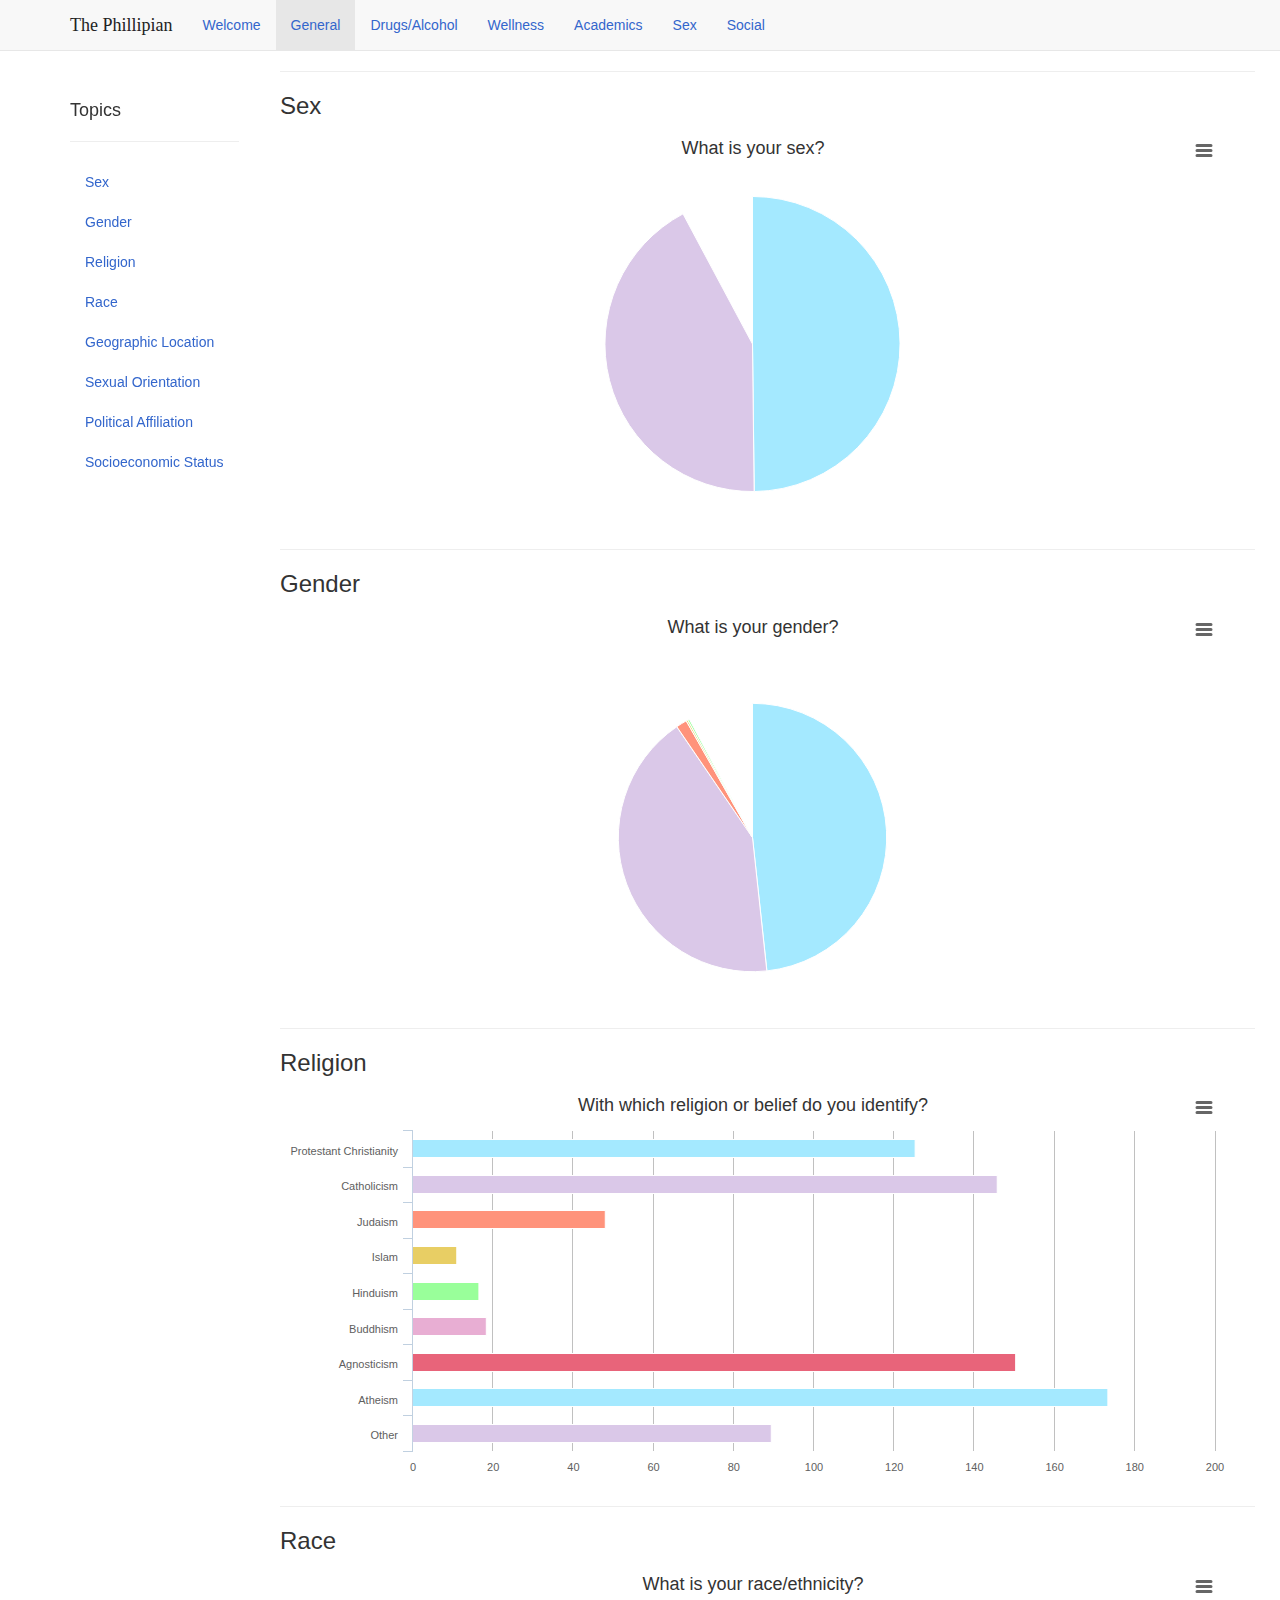
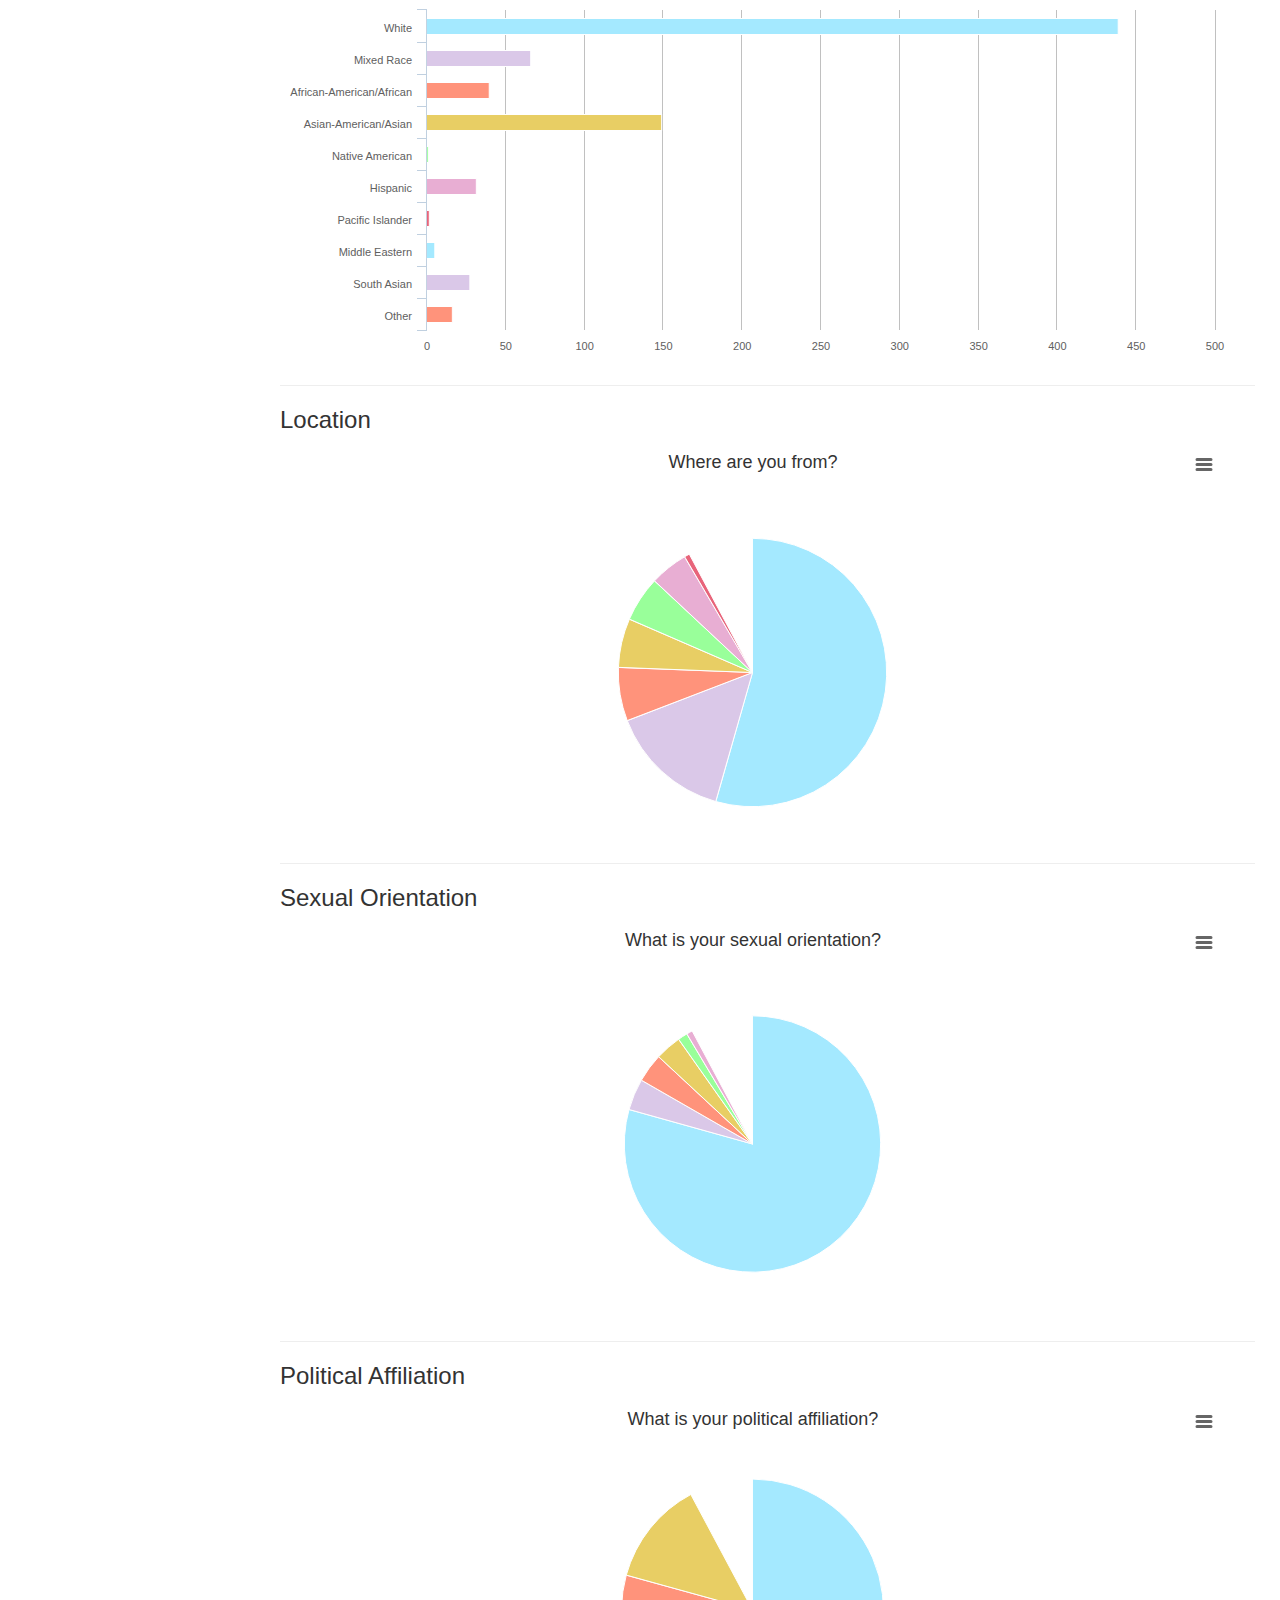
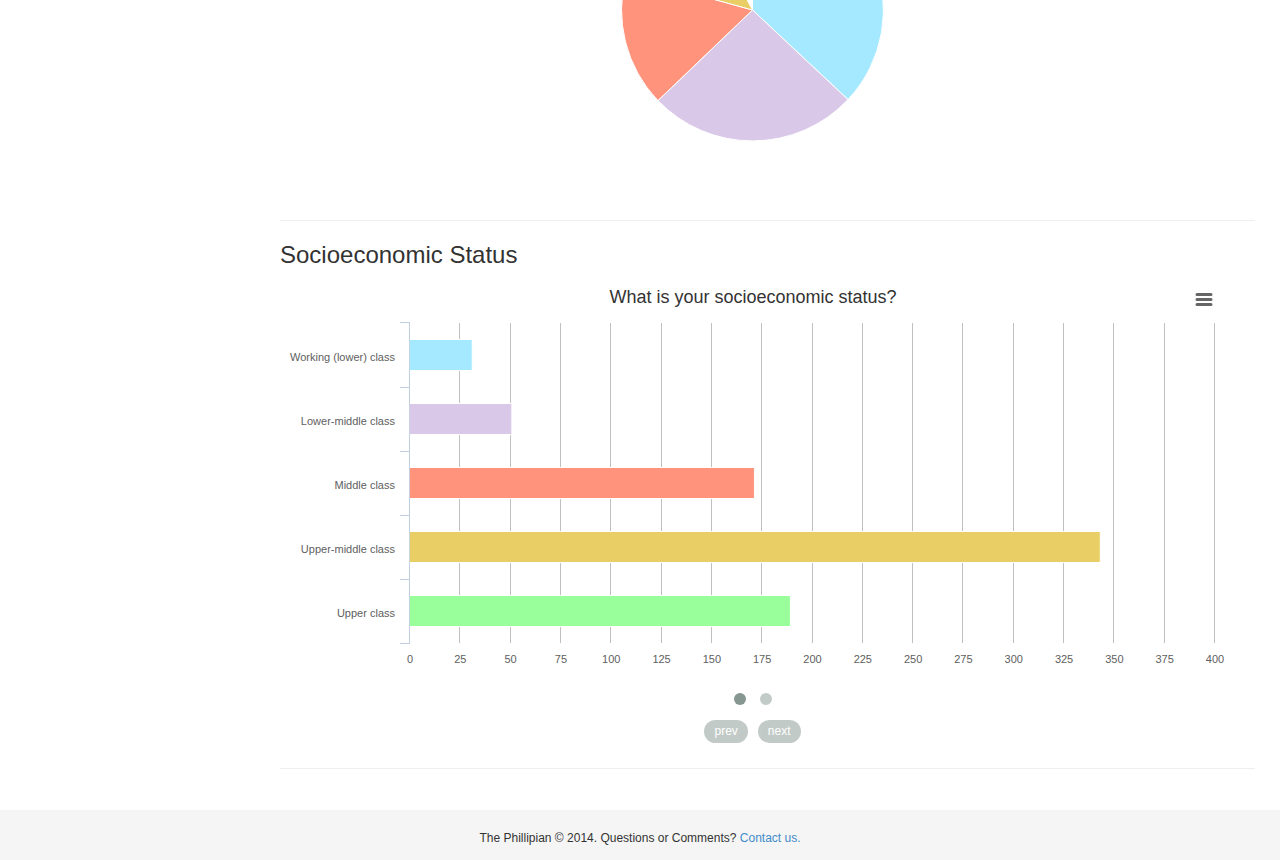
<file: year/2014/sections/general.html>
<!DOCTYPE html>
<html>
<head>
<meta http-equiv="Content-Type" content="text/html; charset=utf-8"
>
  <title>State of the Academy 2014</title>
  <link data-turbolinks-track="true" href="../assets/application-4a9d4b4b59a3681a3f65705a4e9ec934.css" media="all" rel="stylesheet" />
  <script data-turbolinks-track="true" src="../assets/application-814047460195a22ea6260f3be2cee536.js"></script>
  <script src="http://www.google.com/jsapi"></script>
<script src="../assets/chartkick-724363322419626f7598f52445e181c1.js"></script>
  <meta content="authenticity_token" name="csrf-param" />
<meta content="iJJ1O+NPHh+MugNWONCN48mpaIK2llW5QMWpHFQjtbU=" name="csrf-token" />
  <meta name="viewport" content="width=device-width, initial-scale=1.0">
</head>
<body>
  <header>
  <nav class="navbar navbar-default navbar-fixed-top" role="navigation" id="main-navbar">
  <div class="container">
    <div class="navbar-header">
      <button type="button" class="navbar-toggle" data-toggle="collapse" data-target=".navbar-collapse">
        <span class="sr-only">Toggle navigation</span>
        <span class="icon-bar"></span>
        <span class="icon-bar"></span>
        <span class="icon-bar"></span>
      </button>
      <a class="navbar-brand" href="http://www.phillipian.net">The Phillipian</a>
    </div>
    <div class="collapse navbar-collapse">
      <ul class="nav navbar-nav" id="main-nav">
        <li class=""><a href="../index.html">Welcome</a></li>
        <li class="active"><a href="general.html">General</a></li>
        <li class=""><a href="drugs_and_alcohol.html">Drugs/Alcohol</a></li>
        <li class=""><a href="wellness.html">Wellness</a></li>
        <li class=""><a href="academics.html">Academics</a></li>
        <li class=""><a href="social.html">Sex</a></li>
        <li class=""><a href="social2.html">Social</a></li>
        <!-- <li class="<#%= is_active?(sections_custom_path)             %>"><#%= link_to "Custom!",        sections_custom_path            %></li> -->
      </ul>
    </div><!-- /.navbar-collapse -->
  </div><!-- /.container-fluid -->
</nav>
</header>

  <div class="container">
    <div class="bs-sidebar affix">
  <br /><br />
  <ul class="nav bs-sidenav">
    <h4>Topics</h4><hr />
    <li><a href="general.html#sex">Sex</a></li>
    <li><a href="general.html#gender">Gender</a></li>
    <li><a href="general.html#religion">Religion</a></li>
    <li><a href="general.html#race">Race</a></li>
    <li><a href="general.html#loc">Geographic Location</a></li>
    <li><a href="general.html#orientation">Sexual Orientation</a></li>
    <li><a href="general.html#politics">Political Affiliation</a></li>
    <li><a href="general.html#status">Socioeconomic Status</a></li>
  </ul>
</div>
<div class="container">
  <div class="row">
    <div class="col-md-2">
    </div>
    <div class="col-md-10">
      
      <hr id="sex" class="col-md-12">
      <h3>Sex</h3>
              <script type="text/javascript">
        (function() {
          var onload = window.onload;
          window.onload = function(){
            if (typeof onload == "function") onload();
                    var options = { "title": { "text": "What is your sex?" },"legend": { "layout": "vertical","style": { "left": "auto","bottom": "auto","right": "50px","top": "100px" } },"xAxis": {  },"yAxis": { "title": { "text": null },"labels": {  } },"tooltip": { "enabled": true,"formatter": pieTooltipFormatter },"credits": { "enabled": false },"plotOptions": { "areaspline": {  } },"chart": { "defaultSeriesType": "pie","renderTo": "sex_graph" },"subtitle": {  },"plotOptions": { "pie": { "allowPointSelect": true,"cursor": "pointer","dataLabels": { "enabled": true,"color": "black","style": { "font": "13px Trebuchet MS, Verdana, sans-serif" } } } },"series": [{ "type": "pie","data": [ [ "Female",456 ],[ "Male",388 ] ],"name": null }] };
        
        window.chart_sex_graph = new Highcharts.Chart(options);

          };
        })()
        </script>
<div id="sex_graph"></div>
      
      <hr id="gender" class="col-md-12">
      <h3>Gender</h3>
              <script type="text/javascript">
        (function() {
          var onload = window.onload;
          window.onload = function(){
            if (typeof onload == "function") onload();
                    var options = { "title": { "text": "What is your gender?" },"legend": { "layout": "vertical","style": { "left": "auto","bottom": "auto","right": "50px","top": "100px" } },"xAxis": {  },"yAxis": { "title": { "text": null },"labels": {  } },"tooltip": { "enabled": true,"formatter": pieTooltipFormatter },"credits": { "enabled": false },"plotOptions": { "areaspline": {  } },"chart": { "defaultSeriesType": "pie","renderTo": "gender_graph" },"subtitle": {  },"plotOptions": { "pie": { "allowPointSelect": true,"cursor": "pointer","dataLabels": { "enabled": true,"color": "black","style": { "font": "13px Trebuchet MS, Verdana, sans-serif" } } } },"series": [{ "type": "pie","data": [ [ "Woman",442 ],[ "Man",386 ],[ "Gender Fluid",12 ],[ "Transgender",2 ],[ "Unsure",2 ] ],"name": null }] };
        
        window.chart_gender_graph = new Highcharts.Chart(options);

          };
        })()
        </script>
<div id="gender_graph"></div>
      
      <hr id="religion" class="col-md-12">
      <h3>Religion</h3>
              <script type="text/javascript">
        (function() {
          var onload = window.onload;
          window.onload = function(){
            if (typeof onload == "function") onload();
                    var options = { "title": { "text": "With which religion or belief do you identify?" },"legend": { "enabled": false },"xAxis": { "categories": [ "Protestant Christianity","Catholicism","Judaism","Islam","Hinduism","Buddhism","Agnosticism","Atheism","Other" ] },"yAxis": { "title": { "text": null },"labels": {  } },"tooltip": { "enabled": true,"formatter": barTooltipFormatter },"credits": { "enabled": false },"plotOptions": { "areaspline": {  } },"chart": { "type": "bar","renderTo": "religion_graph" },"subtitle": {  },"plotOptions": { "bar": { "colorByPoint": true } },"series": [{ "data": [ [ "Protestant Christianity",136 ],[ "Catholicism",158 ],[ "Judaism",52 ],[ "Islam",12 ],[ "Hinduism",18 ],[ "Buddhism",20 ],[ "Agnosticism",163 ],[ "Atheism",188 ],[ "Other",97 ] ],"name": null }] };
        
        window.chart_religion_graph = new Highcharts.Chart(options);

          };
        })()
        </script>
<div id="religion_graph"></div>
      
      <hr id="race" class="col-md-12">
      <h3>Race</h3>
              <script type="text/javascript">
        (function() {
          var onload = window.onload;
          window.onload = function(){
            if (typeof onload == "function") onload();
                    var options = { "title": { "text": "What is your race/ethnicity?" },"legend": { "enabled": false },"xAxis": { "categories": [ "White","Mixed Race","African-American/African","Asian-American/Asian","Native American","Hispanic","Pacific Islander","Middle Eastern","South Asian","Other" ] },"yAxis": { "title": { "text": null },"labels": {  } },"tooltip": { "enabled": true,"formatter": barTooltipFormatter },"credits": { "enabled": false },"plotOptions": { "areaspline": {  } },"chart": { "type": "bar","renderTo": "race_graph" },"subtitle": {  },"plotOptions": { "bar": { "colorByPoint": true } },"series": [{ "data": [ [ "White",476 ],[ "Mixed Race",72 ],[ "African-American/African",43 ],[ "Asian-American/Asian",162 ],[ "Native American",1 ],[ "Hispanic",34 ],[ "Pacific Islander",2 ],[ "Middle Eastern",6 ],[ "South Asian",30 ],[ "Other",18 ] ],"name": null }] };
        
        window.chart_race_graph = new Highcharts.Chart(options);

          };
        })()
        </script>
<div id="race_graph"></div>
      
      <hr id="loc" class="col-md-12">
      <h3>Location</h3>
              <script type="text/javascript">
        (function() {
          var onload = window.onload;
          window.onload = function(){
            if (typeof onload == "function") onload();
                    var options = { "title": { "text": "Where are you from?" },"legend": { "layout": "vertical","style": { "left": "auto","bottom": "auto","right": "50px","top": "100px" } },"xAxis": {  },"yAxis": { "title": { "text": null },"labels": {  } },"tooltip": { "enabled": true,"formatter": pieTooltipFormatter },"credits": { "enabled": false },"plotOptions": { "areaspline": {  } },"chart": { "defaultSeriesType": "pie","renderTo": "loc_graph" },"subtitle": {  },"plotOptions": { "pie": { "allowPointSelect": true,"cursor": "pointer","dataLabels": { "enabled": true,"color": "black","style": { "font": "13px Trebuchet MS, Verdana, sans-serif" } } } },"series": [{ "type": "pie","data": [ [ "Northeastern US",498 ],[ "International",135 ],[ "Southeastern US",59 ],[ "Southwestern US",54 ],[ "Midwestern US",50 ],[ "Northwestern US",42 ],[ "Discontiguous US state or territory",6 ] ],"name": null }] };
        
        window.chart_loc_graph = new Highcharts.Chart(options);

          };
        })()
        </script>
<div id="loc_graph"></div>
      
      <hr id="orientation" class="col-md-12">
      <h3>Sexual Orientation</h3>
              <script type="text/javascript">
        (function() {
          var onload = window.onload;
          window.onload = function(){
            if (typeof onload == "function") onload();
                    var options = { "title": { "text": "What is your sexual orientation?" },"legend": { "layout": "vertical","style": { "left": "auto","bottom": "auto","right": "50px","top": "100px" } },"xAxis": {  },"yAxis": { "title": { "text": null },"labels": {  } },"tooltip": { "enabled": true,"formatter": pieTooltipFormatter },"credits": { "enabled": false },"plotOptions": { "areaspline": {  } },"chart": { "defaultSeriesType": "pie","renderTo": "orientation_graph" },"subtitle": {  },"plotOptions": { "pie": { "allowPointSelect": true,"cursor": "pointer","dataLabels": { "enabled": true,"color": "black","style": { "font": "13px Trebuchet MS, Verdana, sans-serif" } } } },"series": [{ "type": "pie","data": [ [ "Straight",721 ],[ "Bisexual",36 ],[ "Unsure",33 ],[ "Gay",30 ],[ "Asexual",11 ],[ "Other",7 ] ],"name": null }] };
        
        window.chart_orientation_graph = new Highcharts.Chart(options);

          };
        })()
        </script>
<div id="orientation_graph"></div>
      
      <hr id="politics" class="col-md-12">
      <h3>Political Affiliation</h3>
              <script type="text/javascript">
        (function() {
          var onload = window.onload;
          window.onload = function(){
            if (typeof onload == "function") onload();
                    var options = { "title": { "text": "What is your political affiliation?" },"legend": { "layout": "vertical","style": { "left": "auto","bottom": "auto","right": "50px","top": "100px" } },"xAxis": {  },"yAxis": { "title": { "text": null },"labels": {  } },"tooltip": { "enabled": true,"formatter": pieTooltipFormatter },"credits": { "enabled": false },"plotOptions": { "areaspline": {  } },"chart": { "defaultSeriesType": "pie","renderTo": "affiliation_graph" },"subtitle": {  },"plotOptions": { "pie": { "allowPointSelect": true,"cursor": "pointer","dataLabels": { "enabled": true,"color": "black","style": { "font": "13px Trebuchet MS, Verdana, sans-serif" } } } },"series": [{ "type": "pie","data": [ [ "Democratic",335 ],[ "Independent",234 ],[ "Republican",149 ],[ "Other",117 ] ],"name": null }] };
        
        window.chart_affiliation_graph = new Highcharts.Chart(options);

          };
        })()
        </script>
<div id="affiliation_graph"></div>
      
      <hr id="status" class="col-md-12">
      <h3>Socioeconomic Status</h3>
      <div class="owl-carousel">
        <div>        <script type="text/javascript">
        (function() {
          var onload = window.onload;
          window.onload = function(){
            if (typeof onload == "function") onload();
                    var options = { "title": { "text": "What is your socioeconomic status?" },"legend": { "enabled": false },"xAxis": { "categories": [ "Working (lower) class","Lower-middle class","Middle class","Upper-middle class","Upper class" ] },"yAxis": { "title": { "text": null },"labels": {  } },"tooltip": { "enabled": true,"formatter": barTooltipFormatter },"credits": { "enabled": false },"plotOptions": { "areaspline": {  } },"chart": { "type": "bar","renderTo": "statusgraph" },"subtitle": {  },"plotOptions": { "bar": { "colorByPoint": true } },"series": [{ "data": [ [ "Working (lower) class",34 ],[ "Lower-middle class",55 ],[ "Middle class",186 ],[ "Upper-middle class",372 ],[ "Upper class",205 ] ],"name": null }] };
        
        window.chart_statusgraph = new Highcharts.Chart(options);

          };
        })()
        </script>
<div id="statusgraph"></div></div>
        <div>        <script type="text/javascript">
        (function() {
          var onload = window.onload;
          window.onload = function(){
            if (typeof onload == "function") onload();
                    var options = { "title": { "text": null },"legend": { "align": "bottom","verticalAlign": "top","layout": "vertical","title": { "text": "What is your socioeconomic status?" } },"xAxis": { "categories": [ "$250,000 and above","$150,000 to $250,000","$100,000 to $150,000","$60,000 to $100,000","$35,000 to $60,000","less than $35,000","Do not know" ],"title": { "text": "What is your net family income?" } },"yAxis": { "title": { "text": "Percentage" },"labels": {  } },"tooltip": { "enabled": true,"formatter": xRefBarTooltipFormatter },"credits": { "enabled": false },"plotOptions": { "areaspline": {  } },"chart": { "defaultSeriesType": "line","renderTo": "incomebyclass" },"subtitle": {  },"plotOptions": { "bar": { "stacking": "percent" } },"series": [{ "type": "bar","name": "Working (lower) class","data": [ 1,0,0,1,11,17,4 ] },{ "type": "bar","name": "Lower-middle class","data": [ 0,0,2,16,20,6,11 ] },{ "type": "bar","name": "Middle class","data": [ 5,17,40,42,15,6,60 ] },{ "type": "bar","name": "Upper-middle class","data": [ 127,92,45,9,1,1,92 ] },{ "type": "bar","name": "Upper class","data": [ 164,17,2,0,0,1,19 ] }] };
        
        window.chart_incomebyclass = new Highcharts.Chart(options);

          };
        })()
        </script>
<div id="incomebyclass"></div></div>
      </div>

      <hr class="col-md-12">

    </div>
  </div>
</div>

  </div>
  <div id="footer">
  <div class="container">
    <br />
    <p class="muted credit" id="footer-text">The Phillipian © 2014. Questions or Comments? <a href="http://www.phillipian.net/contact">Contact us.</a></p>
  </div>
</div>

</body>
</html>
</file>
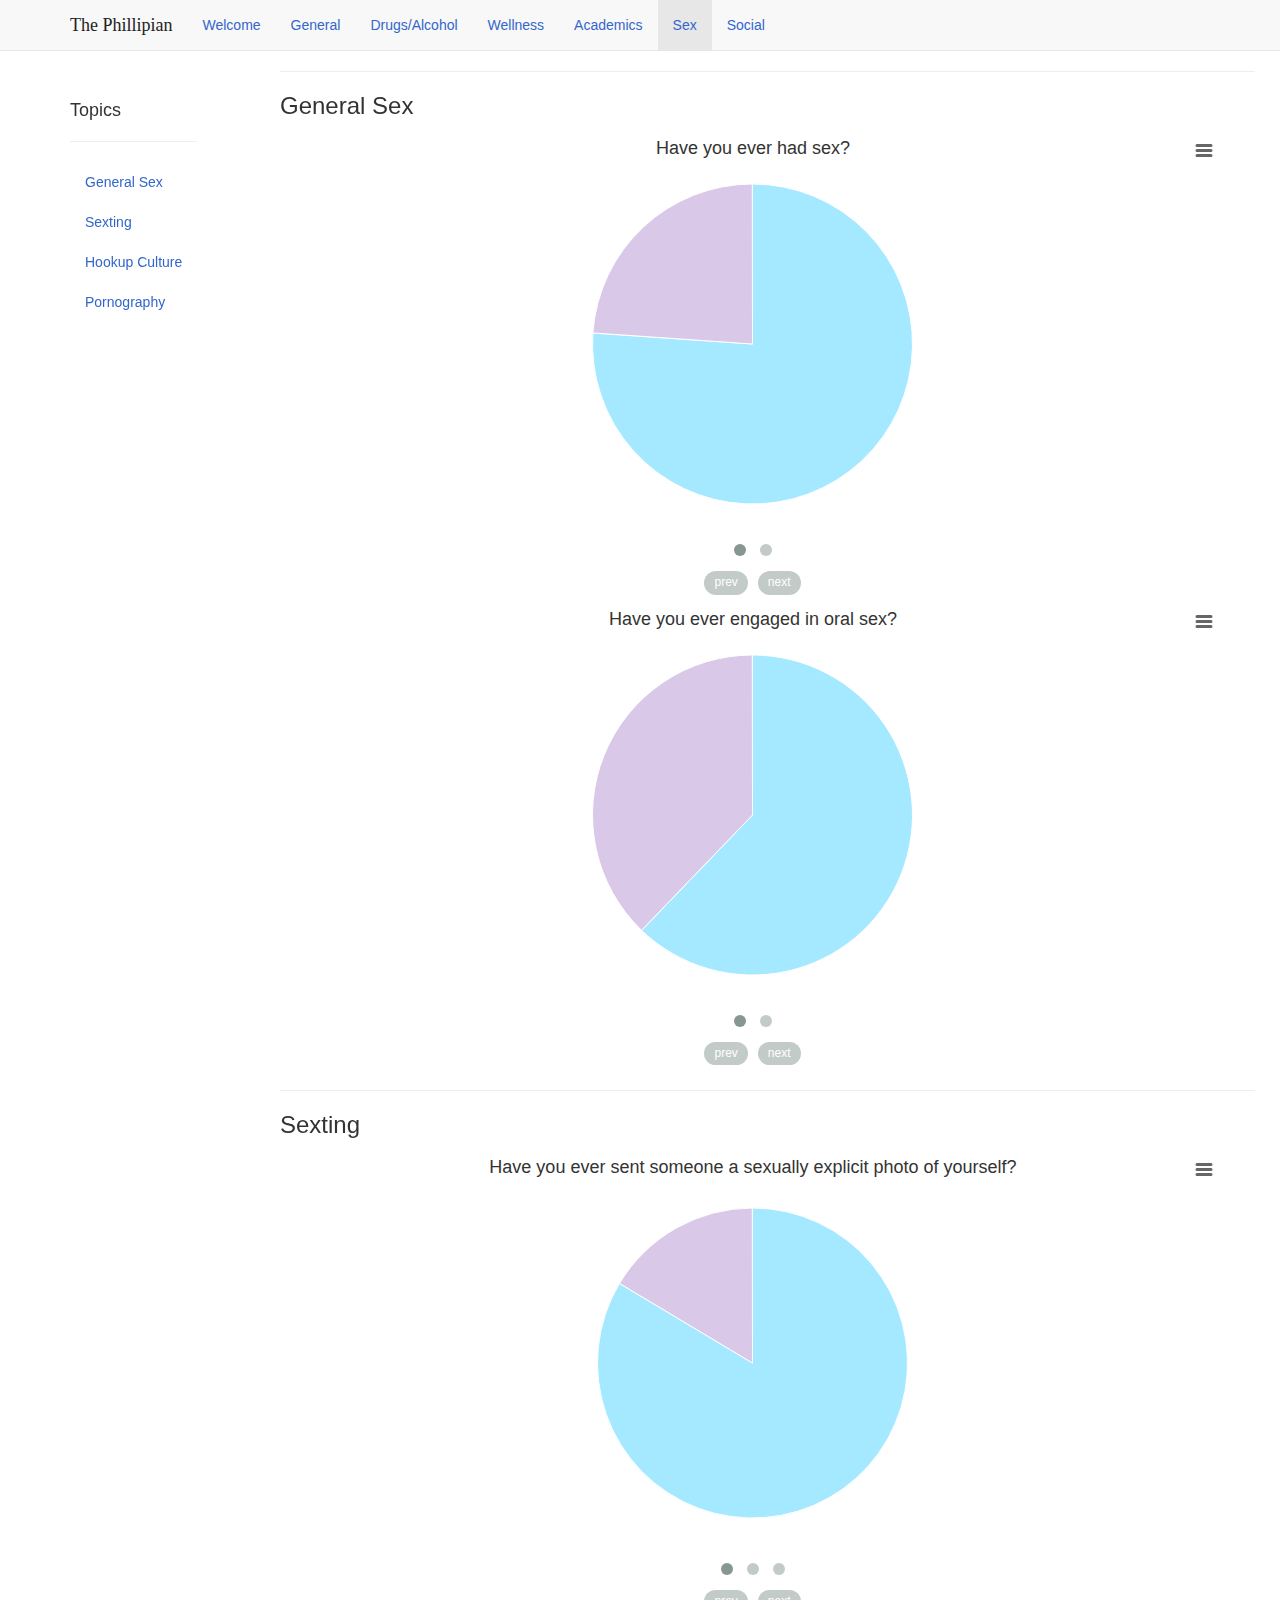
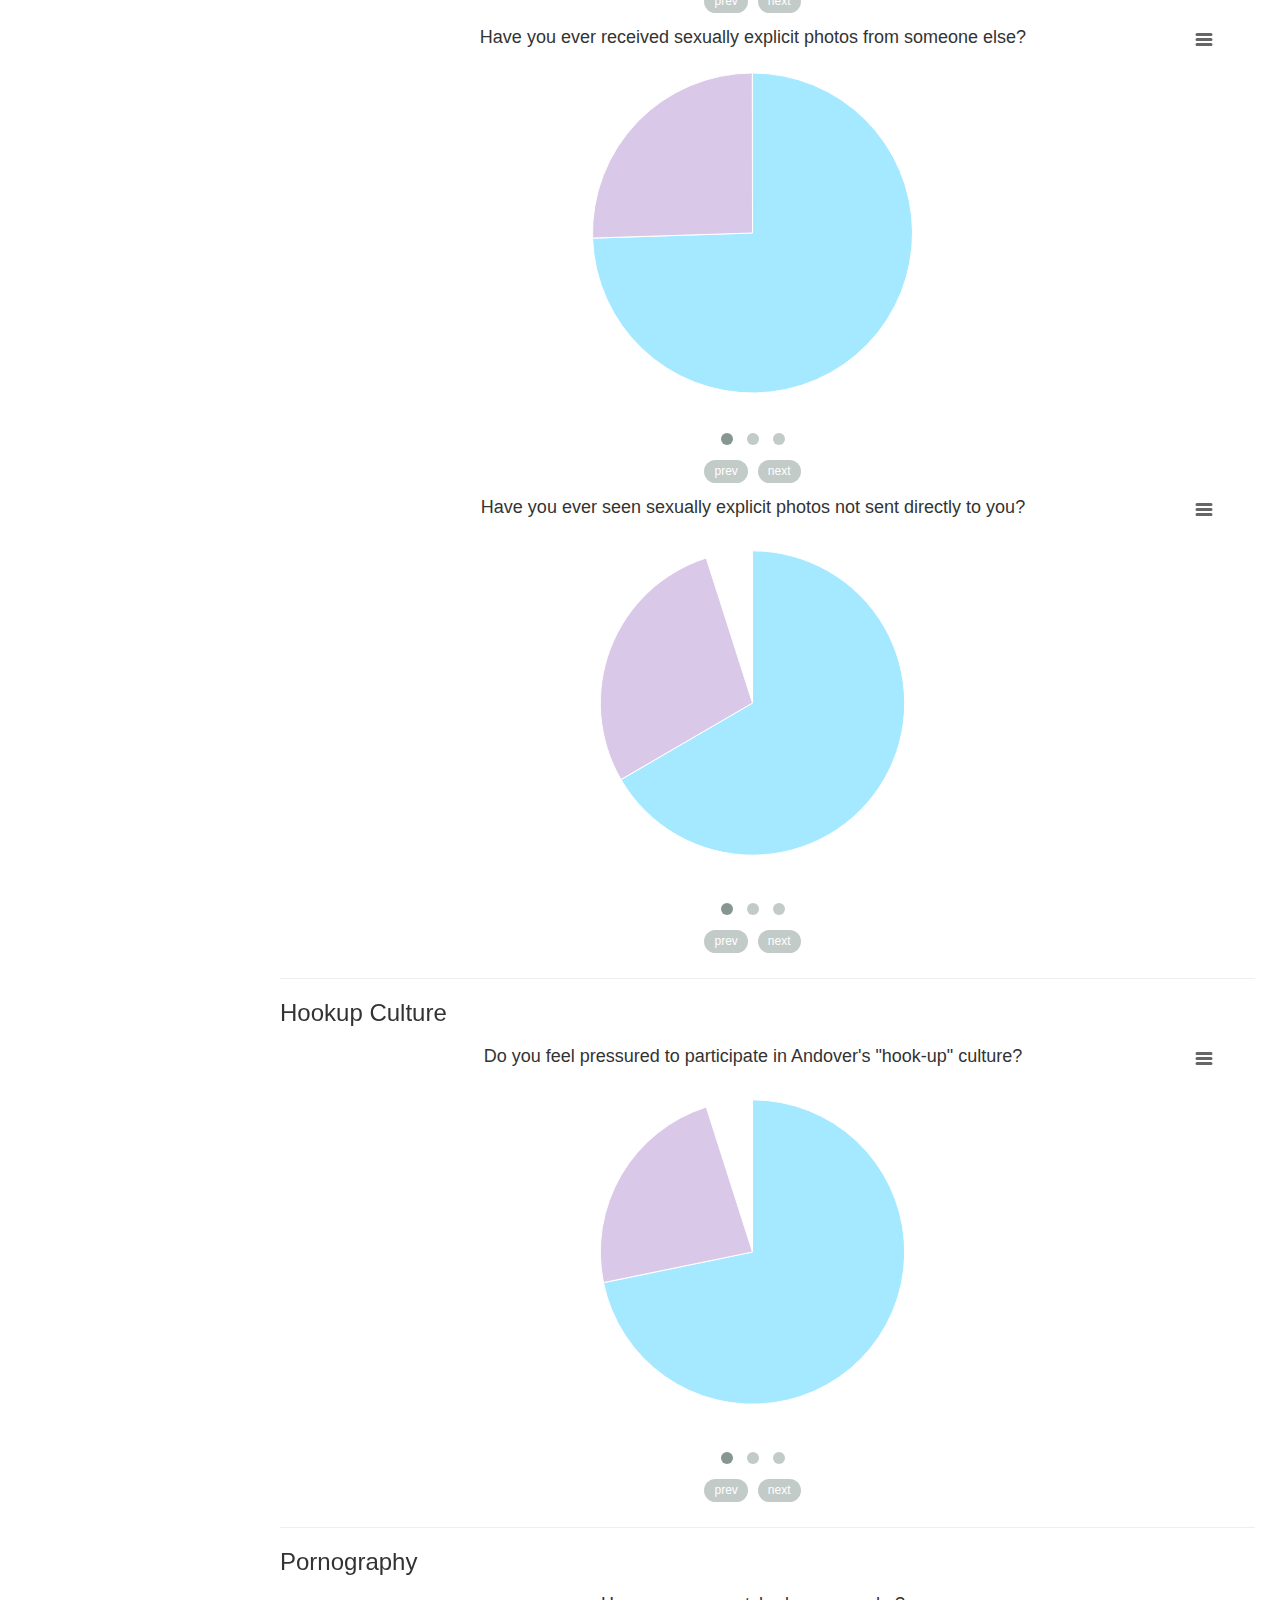
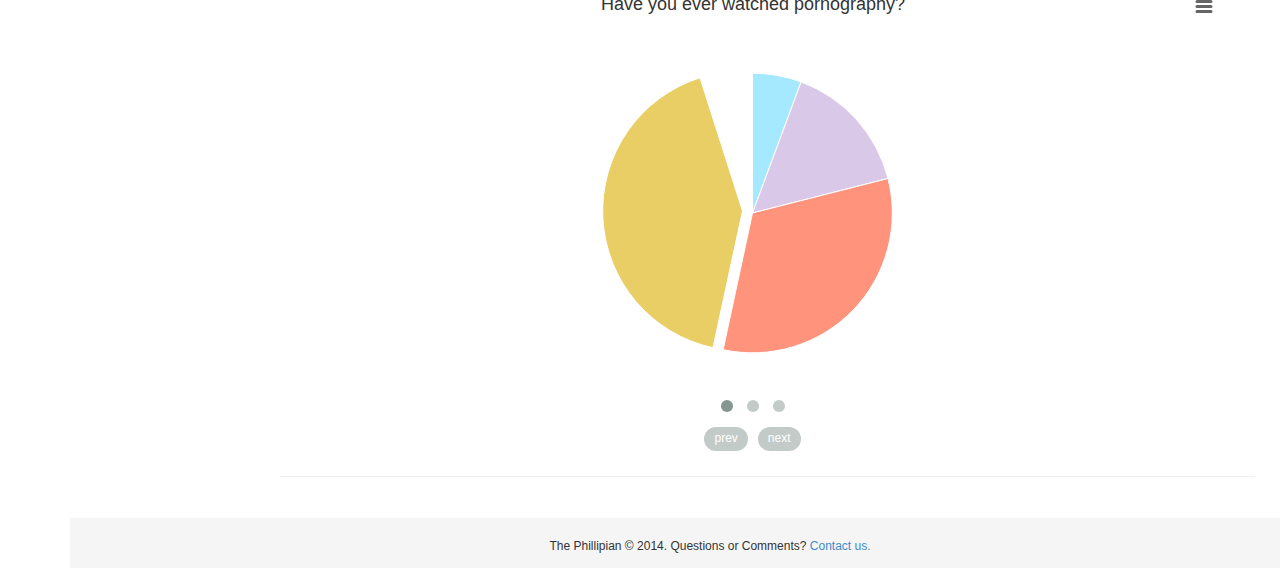
<file: year/2014/sections/social.html>
<!DOCTYPE html>
<html>
<head>
<meta http-equiv="Content-Type" content="text/html; charset=utf-8"
>
  <title>State of the Academy 2014</title>
  <link data-turbolinks-track="true" href="../assets/application-4a9d4b4b59a3681a3f65705a4e9ec934.css" media="all" rel="stylesheet" />
  <script data-turbolinks-track="true" src="../assets/application-814047460195a22ea6260f3be2cee536.js"></script>
  <script src="http://www.google.com/jsapi"></script>
<script src="../assets/chartkick-724363322419626f7598f52445e181c1.js"></script>
  <meta content="authenticity_token" name="csrf-param" />
<meta content="iJJ1O+NPHh+MugNWONCN48mpaIK2llW5QMWpHFQjtbU=" name="csrf-token" />
  <meta name="viewport" content="width=device-width, initial-scale=1.0">
</head>
<body>
  <header>
  <nav class="navbar navbar-default navbar-fixed-top" role="navigation" id="main-navbar">
  <div class="container">
    <div class="navbar-header">
      <button type="button" class="navbar-toggle" data-toggle="collapse" data-target=".navbar-collapse">
        <span class="sr-only">Toggle navigation</span>
        <span class="icon-bar"></span>
        <span class="icon-bar"></span>
        <span class="icon-bar"></span>
      </button>
      <a class="navbar-brand" href="http://www.phillipian.net">The Phillipian</a>
    </div>
    <div class="collapse navbar-collapse">
      <ul class="nav navbar-nav" id="main-nav">
        <li class=""><a href="../index.html">Welcome</a></li>
        <li class=""><a href="general.html">General</a></li>
        <li class=""><a href="drugs_and_alcohol.html">Drugs/Alcohol</a></li>
        <li class=""><a href="wellness.html">Wellness</a></li>
        <li class=""><a href="academics.html">Academics</a></li>
        <li class="active"><a href="social.html">Sex</a></li>
        <li class=""><a href="social2.html">Social</a></li>
        <!-- <li class="<#%= is_active?(sections_custom_path)             %>"><#%= link_to "Custom!",        sections_custom_path            %></li> -->
      </ul>
    </div><!-- /.navbar-collapse -->
  </div><!-- /.container-fluid -->
</nav>
</header>

  <div class="container">
    <div class="bs-sidebar affix">
  <br /><br />
  <ul class="nav bs-sidenav">
    <h4>Topics</h4><hr />
    <li><a href="social.html#sex">General Sex</a></li>
    <li><a href="social.html#sext">Sexting</a></li>
    <li><a href="social.html#hookup">Hookup Culture</a></li>
    <li><a href="social.html#porn">Pornography</a></li>
  </ul>
</div>

<div class="container">
  <div class="row">
    <div class="col-md-2">
    </div>
    <div class="col-md-10">

      <hr id="sex" class="col-md-12">
      <h3>General Sex</h3>
      <div class="owl-carousel">
        <div>        <script type="text/javascript">
        (function() {
          var onload = window.onload;
          window.onload = function(){
            if (typeof onload == "function") onload();
                    var options = { "title": { "text": "Have you ever had sex?" },"legend": { "layout": "vertical","style": { "left": "auto","bottom": "auto","right": "50px","top": "100px" } },"xAxis": {  },"yAxis": { "title": { "text": null },"labels": {  } },"tooltip": { "enabled": true,"formatter": pieTooltipFormatter },"credits": { "enabled": false },"plotOptions": { "areaspline": {  } },"chart": { "defaultSeriesType": "pie","renderTo": "virgin" },"subtitle": {  },"plotOptions": { "pie": { "allowPointSelect": true,"cursor": "pointer","dataLabels": { "enabled": true,"color": "black","style": { "font": "13px Trebuchet MS, Verdana, sans-serif" } } } },"series": [{ "type": "pie","data": [ [ "No",602 ],[ "Yes",189 ] ],"name": null }] };
        
        window.chart_virgin = new Highcharts.Chart(options);

          };
        })()
        </script>
<div id="virgin"></div></div>
        <div>        <script type="text/javascript">
        (function() {
          var onload = window.onload;
          window.onload = function(){
            if (typeof onload == "function") onload();
                    var options = { "title": { "text": null },"legend": { "align": "bottom","verticalAlign": "top","layout": "vertical","title": { "text": "Have you ever had sex?" } },"xAxis": { "categories": [ "2014","2015","2016","2017" ],"title": { "text": "What class are you in?" } },"yAxis": { "title": { "text": "Percentage" },"labels": {  } },"tooltip": { "enabled": true,"formatter": xRefBarTooltipFormatter },"credits": { "enabled": false },"plotOptions": { "areaspline": {  } },"chart": { "defaultSeriesType": "line","renderTo": "sexbyclass" },"subtitle": {  },"plotOptions": { "bar": { "stacking": "percent" } },"series": [{ "type": "bar","name": "Yes","data": [ 87,70,28,4 ] },{ "type": "bar","name": "No","data": [ 125,160,179,138 ] }] };
        
        window.chart_sexbyclass = new Highcharts.Chart(options);

          };
        })()
        </script>
<div id="sexbyclass"></div></div>
      </div>
      <div class="owl-carousel">
        <div>        <script type="text/javascript">
        (function() {
          var onload = window.onload;
          window.onload = function(){
            if (typeof onload == "function") onload();
                    var options = { "title": { "text": "Have you ever engaged in oral sex?" },"legend": { "layout": "vertical","style": { "left": "auto","bottom": "auto","right": "50px","top": "100px" } },"xAxis": {  },"yAxis": { "title": { "text": null },"labels": {  } },"tooltip": { "enabled": true,"formatter": pieTooltipFormatter },"credits": { "enabled": false },"plotOptions": { "areaspline": {  } },"chart": { "defaultSeriesType": "pie","renderTo": "oral" },"subtitle": {  },"plotOptions": { "pie": { "allowPointSelect": true,"cursor": "pointer","dataLabels": { "enabled": true,"color": "black","style": { "font": "13px Trebuchet MS, Verdana, sans-serif" } } } },"series": [{ "type": "pie","data": [ [ "No",492 ],[ "Yes",299 ] ],"name": null }] };
        
        window.chart_oral = new Highcharts.Chart(options);

          };
        })()
        </script>
<div id="oral"></div></div>
        <div>        <script type="text/javascript">
        (function() {
          var onload = window.onload;
          window.onload = function(){
            if (typeof onload == "function") onload();
                    var options = { "title": { "text": null },"legend": { "align": "bottom","verticalAlign": "top","layout": "vertical","title": { "text": "Have you ever engaged in oral sex?" } },"xAxis": { "categories": [ "2014","2015","2016","2017" ],"title": { "text": "What class are you in?" } },"yAxis": { "title": { "text": "Percentage" },"labels": {  } },"tooltip": { "enabled": true,"formatter": xRefBarTooltipFormatter },"credits": { "enabled": false },"plotOptions": { "areaspline": {  } },"chart": { "defaultSeriesType": "line","renderTo": "oralbyclass" },"subtitle": {  },"plotOptions": { "bar": { "stacking": "percent" } },"series": [{ "type": "bar","name": "Yes","data": [ 113,105,58,23 ] },{ "type": "bar","name": "No","data": [ 99,125,149,119 ] }] };
        
        window.chart_oralbyclass = new Highcharts.Chart(options);

          };
        })()
        </script>
<div id="oralbyclass"></div></div>
      </div>
      
      <hr id="sext" class="col-md-12">
      <h3>Sexting</h3>
      <div class="owl-carousel">
        <div>        <script type="text/javascript">
        (function() {
          var onload = window.onload;
          window.onload = function(){
            if (typeof onload == "function") onload();
                    var options = { "title": { "text": "Have you ever sent someone a sexually explicit photo of yourself?" },"legend": { "layout": "vertical","style": { "left": "auto","bottom": "auto","right": "50px","top": "100px" } },"xAxis": {  },"yAxis": { "title": { "text": null },"labels": {  } },"tooltip": { "enabled": true,"formatter": pieTooltipFormatter },"credits": { "enabled": false },"plotOptions": { "areaspline": {  } },"chart": { "defaultSeriesType": "pie","renderTo": "send" },"subtitle": {  },"plotOptions": { "pie": { "allowPointSelect": true,"cursor": "pointer","dataLabels": { "enabled": true,"color": "black","style": { "font": "13px Trebuchet MS, Verdana, sans-serif" } } } },"series": [{ "type": "pie","data": [ [ "No",662 ],[ "Yes",130 ] ],"name": null }] };
        
        window.chart_send = new Highcharts.Chart(options);

          };
        })()
        </script>
<div id="send"></div></div>
        <div>        <script type="text/javascript">
        (function() {
          var onload = window.onload;
          window.onload = function(){
            if (typeof onload == "function") onload();
                    var options = { "title": { "text": null },"legend": { "align": "bottom","verticalAlign": "top","layout": "vertical","title": { "text": "Have you ever sent someone a sexually explicit photo of yourself?" } },"xAxis": { "categories": [ "2014","2015","2016","2017" ],"title": { "text": "What class are you in?" } },"yAxis": { "title": { "text": "Percentage" },"labels": {  } },"tooltip": { "enabled": true,"formatter": xRefBarTooltipFormatter },"credits": { "enabled": false },"plotOptions": { "areaspline": {  } },"chart": { "defaultSeriesType": "line","renderTo": "sendbyclass" },"subtitle": {  },"plotOptions": { "bar": { "stacking": "percent" } },"series": [{ "type": "bar","name": "Yes","data": [ 43,43,33,11 ] },{ "type": "bar","name": "No","data": [ 169,187,174,131 ] }] };
        
        window.chart_sendbyclass = new Highcharts.Chart(options);

          };
        })()
        </script>
<div id="sendbyclass"></div></div>
        <div>        <script type="text/javascript">
        (function() {
          var onload = window.onload;
          window.onload = function(){
            if (typeof onload == "function") onload();
                    var options = { "title": { "text": null },"legend": { "align": "bottom","verticalAlign": "top","layout": "vertical","title": { "text": "Have you ever sent someone a sexually explicit photo of yourself?" } },"xAxis": { "categories": [ "Female","Male" ],"title": { "text": "What is your sex?" } },"yAxis": { "title": { "text": "Percentage" },"labels": {  } },"tooltip": { "enabled": true,"formatter": xRefBarTooltipFormatter },"credits": { "enabled": false },"plotOptions": { "areaspline": {  } },"chart": { "defaultSeriesType": "line","renderTo": "sendbysex" },"subtitle": {  },"plotOptions": { "bar": { "stacking": "percent" } },"series": [{ "type": "bar","name": "Yes","data": [ 71,59 ] },{ "type": "bar","name": "No","data": [ 363,298 ] }] };
        
        window.chart_sendbysex = new Highcharts.Chart(options);

          };
        })()
        </script>
<div id="sendbysex"></div></div>
      </div>
      <div class="owl-carousel">
        <div>        <script type="text/javascript">
        (function() {
          var onload = window.onload;
          window.onload = function(){
            if (typeof onload == "function") onload();
                    var options = { "title": { "text": "Have you ever received sexually explicit photos from someone else?" },"legend": { "layout": "vertical","style": { "left": "auto","bottom": "auto","right": "50px","top": "100px" } },"xAxis": {  },"yAxis": { "title": { "text": null },"labels": {  } },"tooltip": { "enabled": true,"formatter": pieTooltipFormatter },"credits": { "enabled": false },"plotOptions": { "areaspline": {  } },"chart": { "defaultSeriesType": "pie","renderTo": "receive" },"subtitle": {  },"plotOptions": { "pie": { "allowPointSelect": true,"cursor": "pointer","dataLabels": { "enabled": true,"color": "black","style": { "font": "13px Trebuchet MS, Verdana, sans-serif" } } } },"series": [{ "type": "pie","data": [ [ "No",590 ],[ "Yes",202 ] ],"name": null }] };
        
        window.chart_receive = new Highcharts.Chart(options);

          };
        })()
        </script>
<div id="receive"></div></div>
        <div>        <script type="text/javascript">
        (function() {
          var onload = window.onload;
          window.onload = function(){
            if (typeof onload == "function") onload();
                    var options = { "title": { "text": null },"legend": { "align": "bottom","verticalAlign": "top","layout": "vertical","title": { "text": "Have you ever received sexually explicit photos from someone else?" } },"xAxis": { "categories": [ "2014","2015","2016","2017" ],"title": { "text": "What class are you in?" } },"yAxis": { "title": { "text": "Percentage" },"labels": {  } },"tooltip": { "enabled": true,"formatter": xRefBarTooltipFormatter },"credits": { "enabled": false },"plotOptions": { "areaspline": {  } },"chart": { "defaultSeriesType": "line","renderTo": "receivebyclass" },"subtitle": {  },"plotOptions": { "bar": { "stacking": "percent" } },"series": [{ "type": "bar","name": "Yes","data": [ 57,62,52,31 ] },{ "type": "bar","name": "No","data": [ 155,168,155,111 ] }] };
        
        window.chart_receivebyclass = new Highcharts.Chart(options);

          };
        })()
        </script>
<div id="receivebyclass"></div></div>
        <div>        <script type="text/javascript">
        (function() {
          var onload = window.onload;
          window.onload = function(){
            if (typeof onload == "function") onload();
                    var options = { "title": { "text": null },"legend": { "align": "bottom","verticalAlign": "top","layout": "vertical","title": { "text": "Have you ever received sexually explicit photos from someone else?" } },"xAxis": { "categories": [ "Female","Male" ],"title": { "text": "What is your sex?" } },"yAxis": { "title": { "text": "Percentage" },"labels": {  } },"tooltip": { "enabled": true,"formatter": xRefBarTooltipFormatter },"credits": { "enabled": false },"plotOptions": { "areaspline": {  } },"chart": { "defaultSeriesType": "line","renderTo": "receivebysex" },"subtitle": {  },"plotOptions": { "bar": { "stacking": "percent" } },"series": [{ "type": "bar","name": "Yes","data": [ 86,116 ] },{ "type": "bar","name": "No","data": [ 348,241 ] }] };
        
        window.chart_receivebysex = new Highcharts.Chart(options);

          };
        })()
        </script>
<div id="receivebysex"></div></div>
      </div>
      <div class="owl-carousel">
        <div>        <script type="text/javascript">
        (function() {
          var onload = window.onload;
          window.onload = function(){
            if (typeof onload == "function") onload();
                    var options = { "title": { "text": "Have you ever seen sexually explicit photos not sent directly to you?" },"legend": { "layout": "vertical","style": { "left": "auto","bottom": "auto","right": "50px","top": "100px" } },"xAxis": {  },"yAxis": { "title": { "text": null },"labels": {  } },"tooltip": { "enabled": true,"formatter": pieTooltipFormatter },"credits": { "enabled": false },"plotOptions": { "areaspline": {  } },"chart": { "defaultSeriesType": "pie","renderTo": "unintended" },"subtitle": {  },"plotOptions": { "pie": { "allowPointSelect": true,"cursor": "pointer","dataLabels": { "enabled": true,"color": "black","style": { "font": "13px Trebuchet MS, Verdana, sans-serif" } } } },"series": [{ "type": "pie","data": [ [ "No",554 ],[ "Yes",237 ] ],"name": null }] };
        
        window.chart_unintended = new Highcharts.Chart(options);

          };
        })()
        </script>
<div id="unintended"></div></div>
        <div>        <script type="text/javascript">
        (function() {
          var onload = window.onload;
          window.onload = function(){
            if (typeof onload == "function") onload();
                    var options = { "title": { "text": null },"legend": { "align": "bottom","verticalAlign": "top","layout": "vertical","title": { "text": "Have you ever seen sexually explicit photos not sent directly to you?" } },"xAxis": { "categories": [ "2014","2015","2016","2017" ],"title": { "text": "What class are you in?" } },"yAxis": { "title": { "text": "Percentage" },"labels": {  } },"tooltip": { "enabled": true,"formatter": xRefBarTooltipFormatter },"credits": { "enabled": false },"plotOptions": { "areaspline": {  } },"chart": { "defaultSeriesType": "line","renderTo": "unintendedbyclass" },"subtitle": {  },"plotOptions": { "bar": { "stacking": "percent" } },"series": [{ "type": "bar","name": "Yes","data": [ 54,73,65,45 ] },{ "type": "bar","name": "No","data": [ 158,157,142,97 ] }] };
        
        window.chart_unintendedbyclass = new Highcharts.Chart(options);

          };
        })()
        </script>
<div id="unintendedbyclass"></div></div>
        <div>        <script type="text/javascript">
        (function() {
          var onload = window.onload;
          window.onload = function(){
            if (typeof onload == "function") onload();
                    var options = { "title": { "text": null },"legend": { "align": "bottom","verticalAlign": "top","layout": "vertical","title": { "text": "Have you ever seen sexually explicit photos not sent directly to you?" } },"xAxis": { "categories": [ "Female","Male" ],"title": { "text": "What is your sex?" } },"yAxis": { "title": { "text": "Percentage" },"labels": {  } },"tooltip": { "enabled": true,"formatter": xRefBarTooltipFormatter },"credits": { "enabled": false },"plotOptions": { "areaspline": {  } },"chart": { "defaultSeriesType": "line","renderTo": "unintendedbysex" },"subtitle": {  },"plotOptions": { "bar": { "stacking": "percent" } },"series": [{ "type": "bar","name": "Yes","data": [ 88,149 ] },{ "type": "bar","name": "No","data": [ 346,208 ] }] };
        
        window.chart_unintendedbysex = new Highcharts.Chart(options);

          };
        })()
        </script>
<div id="unintendedbysex"></div></div>
      </div>

      <hr id="hookup" class="col-md-12">
      <h3>Hookup Culture</h3>
      <div class="owl-carousel">
        <div>        <script type="text/javascript">
        (function() {
          var onload = window.onload;
          window.onload = function(){
            if (typeof onload == "function") onload();
                    var options = { "title": { "text": "Do you feel pressured to participate in Andover's \"hook-up\" culture?" },"legend": { "layout": "vertical","style": { "left": "auto","bottom": "auto","right": "50px","top": "100px" } },"xAxis": {  },"yAxis": { "title": { "text": null },"labels": {  } },"tooltip": { "enabled": true,"formatter": pieTooltipFormatter },"credits": { "enabled": false },"plotOptions": { "areaspline": {  } },"chart": { "defaultSeriesType": "pie","renderTo": "pressured" },"subtitle": {  },"plotOptions": { "pie": { "allowPointSelect": true,"cursor": "pointer","dataLabels": { "enabled": true,"color": "black","style": { "font": "13px Trebuchet MS, Verdana, sans-serif" } } } },"series": [{ "type": "pie","data": [ [ "No",597 ],[ "Yes",194 ] ],"name": null }] };
        
        window.chart_pressured = new Highcharts.Chart(options);

          };
        })()
        </script>
<div id="pressured"></div></div>
        <div>        <script type="text/javascript">
        (function() {
          var onload = window.onload;
          window.onload = function(){
            if (typeof onload == "function") onload();
                    var options = { "title": { "text": null },"legend": { "align": "bottom","verticalAlign": "top","layout": "vertical","title": { "text": "Do you feel pressured to participate in Andover's \"hook-up\" culture?" } },"xAxis": { "categories": [ "2014","2015","2016","2017" ],"title": { "text": "What class are you in?" } },"yAxis": { "title": { "text": "Percentage" },"labels": {  } },"tooltip": { "enabled": true,"formatter": xRefBarTooltipFormatter },"credits": { "enabled": false },"plotOptions": { "areaspline": {  } },"chart": { "defaultSeriesType": "line","renderTo": "pressuredbyclass" },"subtitle": {  },"plotOptions": { "bar": { "stacking": "percent" } },"series": [{ "type": "bar","name": "Yes","data": [ 39,55,55,45 ] },{ "type": "bar","name": "No","data": [ 173,175,152,97 ] }] };
        
        window.chart_pressuredbyclass = new Highcharts.Chart(options);

          };
        })()
        </script>
<div id="pressuredbyclass"></div></div>
        <div>        <script type="text/javascript">
        (function() {
          var onload = window.onload;
          window.onload = function(){
            if (typeof onload == "function") onload();
                    var options = { "title": { "text": null },"legend": { "align": "bottom","verticalAlign": "top","layout": "vertical","title": { "text": "Do you feel pressured to participate in Andover's \"hook-up\" culture?" } },"xAxis": { "categories": [ "Female","Male" ],"title": { "text": "What is your sex?" } },"yAxis": { "title": { "text": "Percentage" },"labels": {  } },"tooltip": { "enabled": true,"formatter": xRefBarTooltipFormatter },"credits": { "enabled": false },"plotOptions": { "areaspline": {  } },"chart": { "defaultSeriesType": "line","renderTo": "pressuredbysex" },"subtitle": {  },"plotOptions": { "bar": { "stacking": "percent" } },"series": [{ "type": "bar","name": "Yes","data": [ 103,91 ] },{ "type": "bar","name": "No","data": [ 331,266 ] }] };
        
        window.chart_pressuredbysex = new Highcharts.Chart(options);

          };
        })()
        </script>
<div id="pressuredbysex"></div></div>
      </div>
      
      <hr id="porn" class="col-md-12">
      <h3>Pornography</h3>
      <div class="owl-carousel">
        <div>        <script type="text/javascript">
        (function() {
          var onload = window.onload;
          window.onload = function(){
            if (typeof onload == "function") onload();
                    var options = { "title": { "text": "Have you ever watched pornography?" },"legend": { "layout": "vertical","style": { "left": "auto","bottom": "auto","right": "50px","top": "100px" } },"xAxis": {  },"yAxis": { "title": { "text": null },"labels": {  } },"tooltip": { "enabled": true,"formatter": pieTooltipFormatter },"credits": { "enabled": false },"plotOptions": { "areaspline": {  } },"chart": { "defaultSeriesType": "pie","renderTo": "pron" },"subtitle": {  },"plotOptions": { "pie": { "allowPointSelect": true,"cursor": "pointer","dataLabels": { "enabled": true,"color": "black","style": { "font": "13px Trebuchet MS, Verdana, sans-serif" } } } },"series": [{ "type": "pie","data": [ [ "Yes, on campus",47 ],[ "Yes, off campus",128 ],[ "Yes, both on and off campus",269 ],{ "name": "No","y": 347,"sliced": true,"selected": true } ],"name": null }] };
        
        window.chart_pron = new Highcharts.Chart(options);

          };
        })()
        </script>
<div id="pron"></div></div>
        <div>        <script type="text/javascript">
        (function() {
          var onload = window.onload;
          window.onload = function(){
            if (typeof onload == "function") onload();
                    var options = { "title": { "text": null },"legend": { "align": "bottom","verticalAlign": "top","layout": "vertical","title": { "text": "Have you ever watched pornography?" } },"xAxis": { "categories": [ "2014","2015","2016","2017" ],"title": { "text": "What class are you in?" } },"yAxis": { "title": { "text": "Percentage" },"labels": {  } },"tooltip": { "enabled": true,"formatter": xRefBarTooltipFormatter },"credits": { "enabled": false },"plotOptions": { "areaspline": {  } },"chart": { "defaultSeriesType": "line","renderTo": "pornbyclass" },"subtitle": {  },"plotOptions": { "bar": { "stacking": "percent" } },"series": [{ "type": "bar","name": "Yes, on campus","data": [ 13,12,16,6 ] },{ "type": "bar","name": "Yes, off campus","data": [ 37,40,32,19 ] },{ "type": "bar","name": "Yes, both on and off campus","data": [ 83,82,66,38 ] },{ "type": "bar","name": "No","data": [ 79,96,93,79 ] }] };
        
        window.chart_pornbyclass = new Highcharts.Chart(options);

          };
        })()
        </script>
<div id="pornbyclass"></div></div>
        <div>        <script type="text/javascript">
        (function() {
          var onload = window.onload;
          window.onload = function(){
            if (typeof onload == "function") onload();
                    var options = { "title": { "text": null },"legend": { "align": "bottom","verticalAlign": "top","layout": "vertical","title": { "text": "Have you ever watched pornography?" } },"xAxis": { "categories": [ "Female","Male" ],"title": { "text": "What is your sex?" } },"yAxis": { "title": { "text": "Percentage" },"labels": {  } },"tooltip": { "enabled": true,"formatter": xRefBarTooltipFormatter },"credits": { "enabled": false },"plotOptions": { "areaspline": {  } },"chart": { "defaultSeriesType": "line","renderTo": "pornbysex" },"subtitle": {  },"plotOptions": { "bar": { "stacking": "percent" } },"series": [{ "type": "bar","name": "Yes, on campus","data": [ 14,33 ] },{ "type": "bar","name": "Yes, off campus","data": [ 56,72 ] },{ "type": "bar","name": "Yes, both on and off campus","data": [ 66,203 ] },{ "type": "bar","name": "No","data": [ 298,49 ] }] };
        
        window.chart_pornbysex = new Highcharts.Chart(options);

          };
        })()
        </script>
<div id="pornbysex"></div></div>
      </div>
      
      <hr class="col-md-12">
  </div>
</div>

  </div>
  <div id="footer">
  <div class="container">
    <br />
    <p class="muted credit" id="footer-text">The Phillipian © 2014. Questions or Comments? <a href="http://www.phillipian.net/contact">Contact us.</a></p>
  </div>
</div>

</body>
</html>
</file>
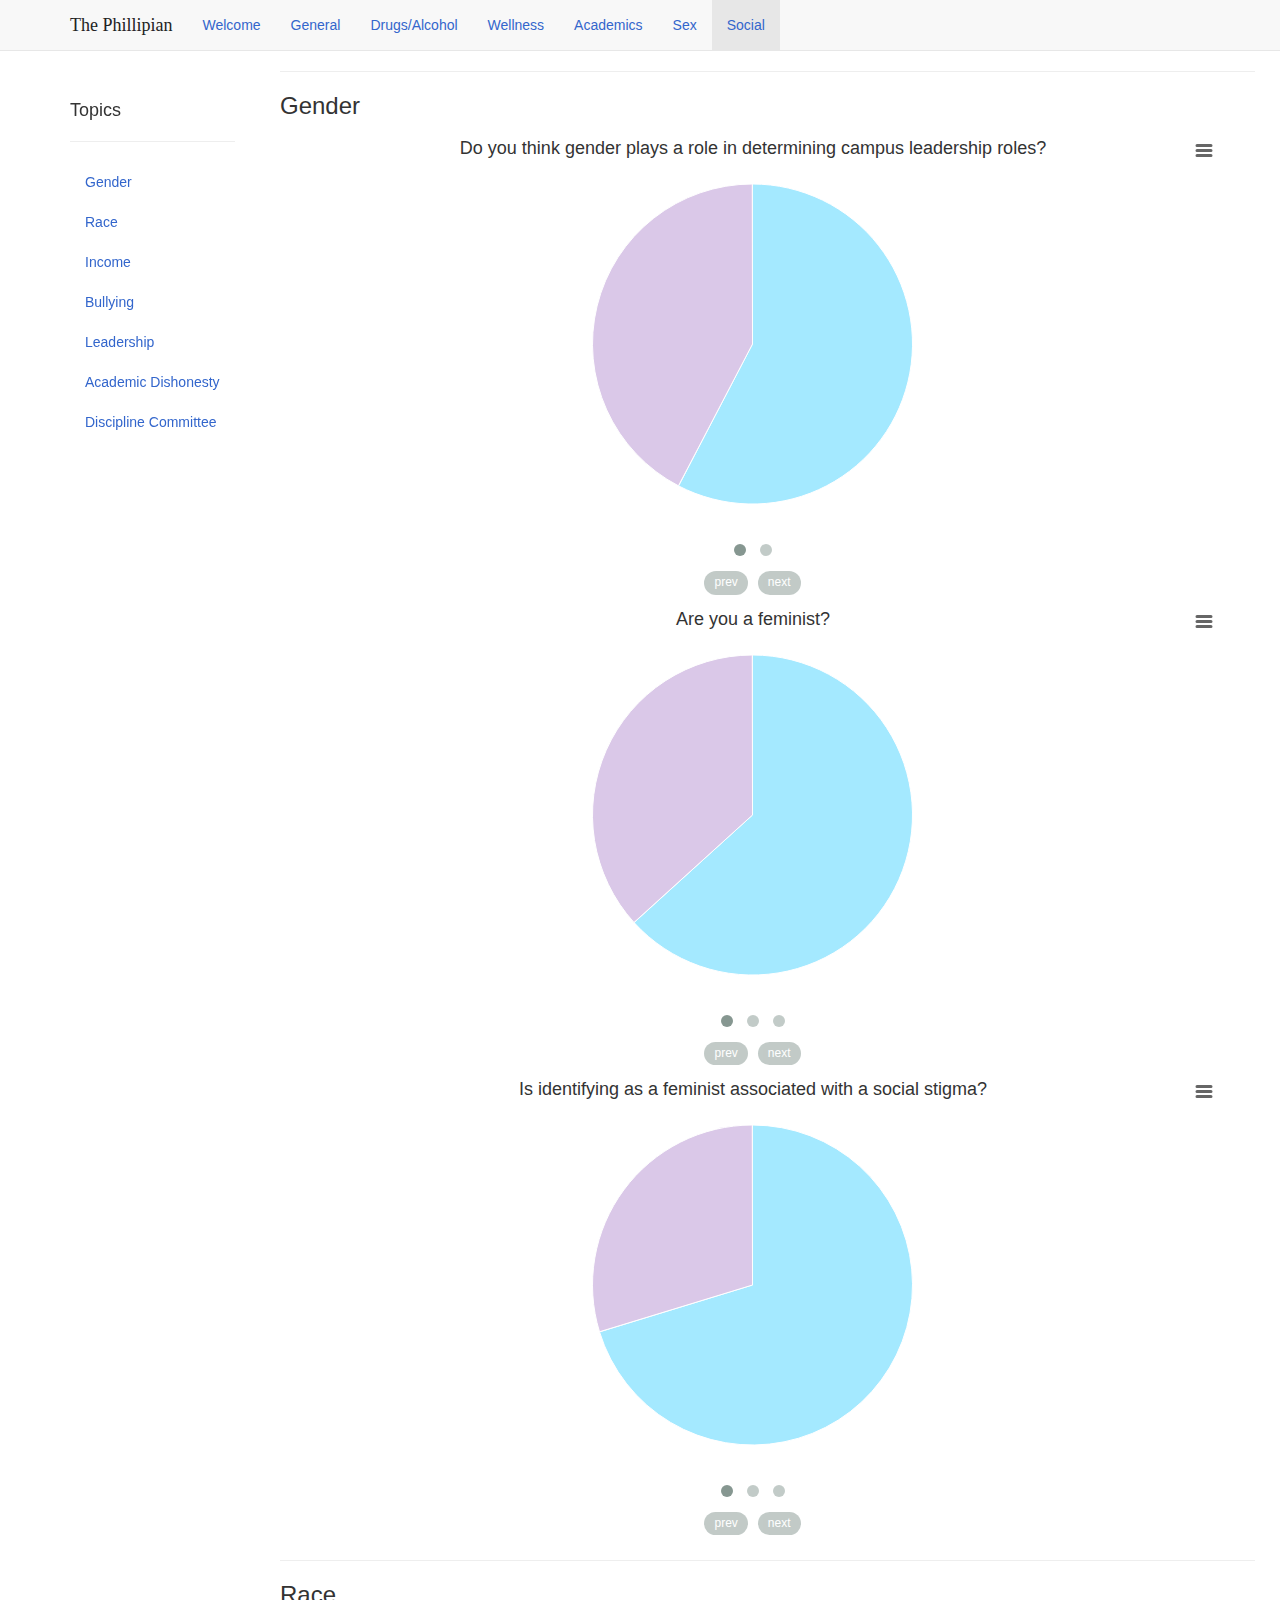
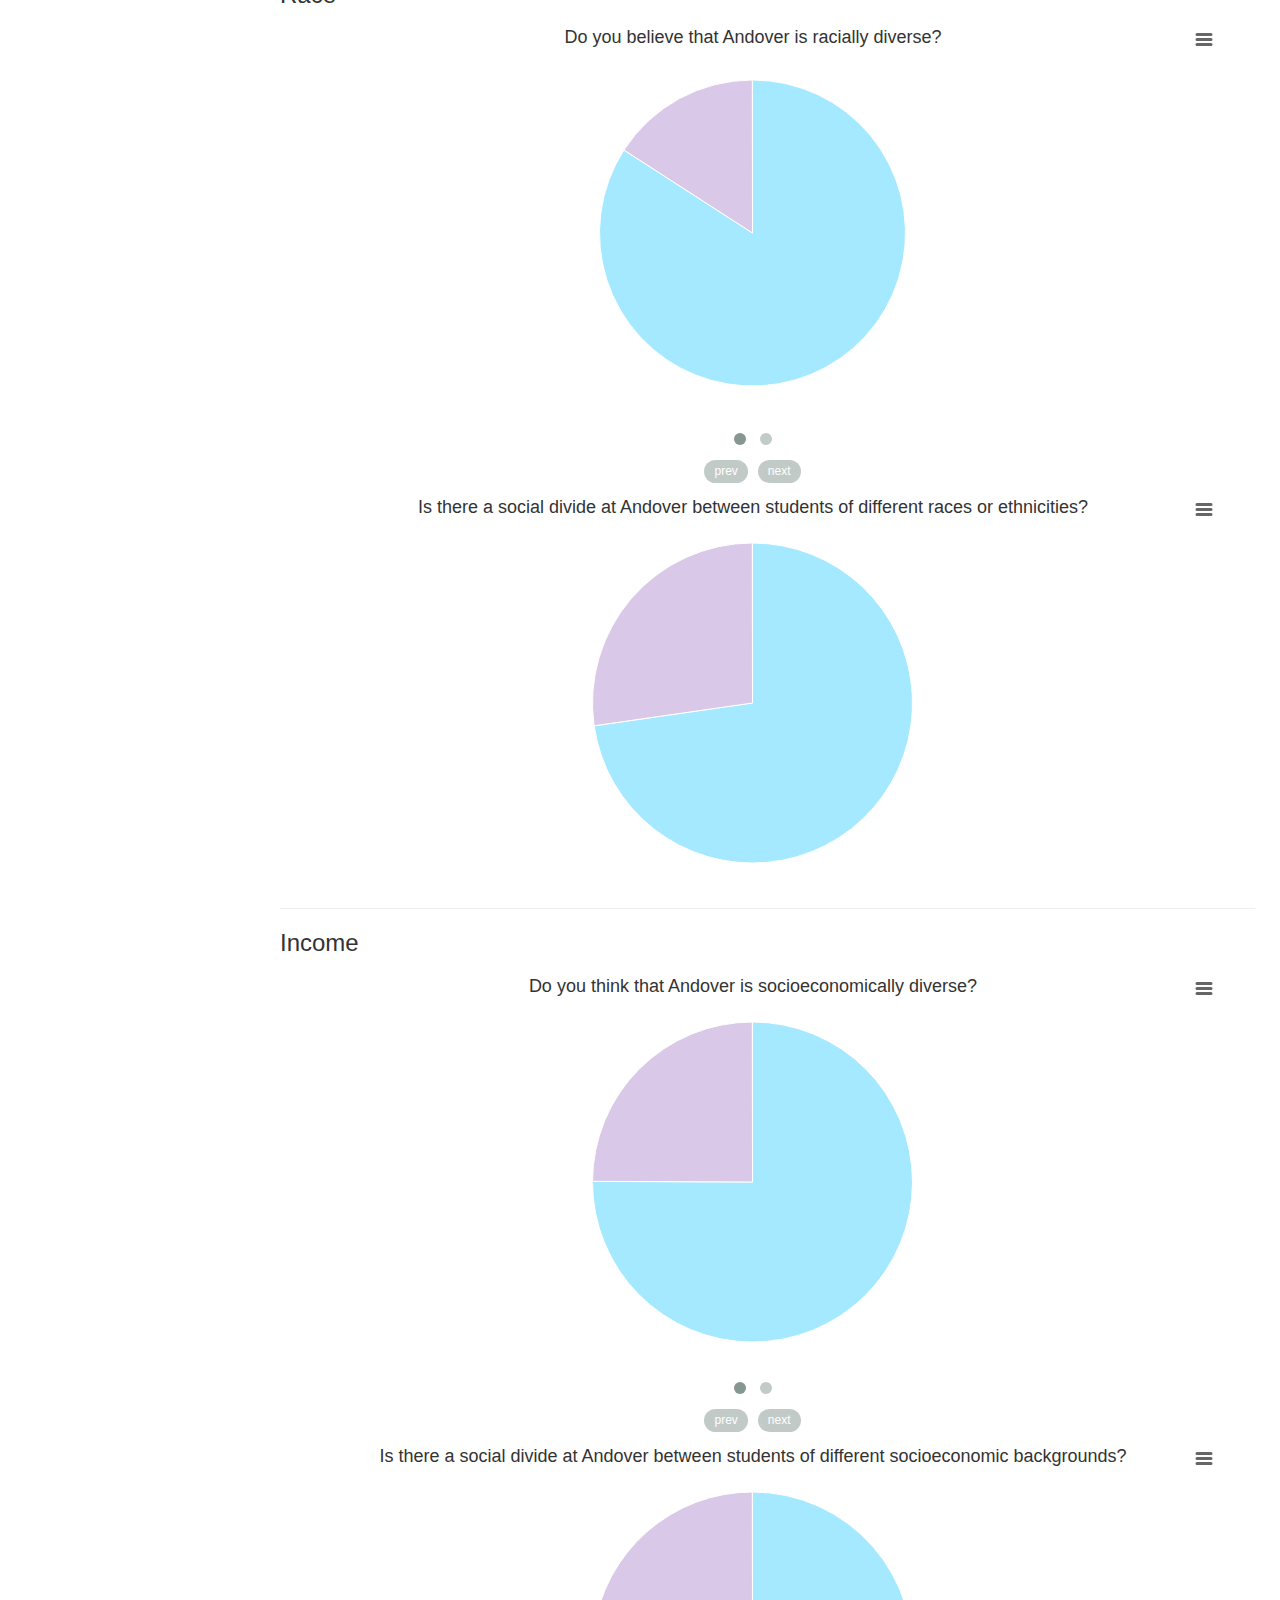
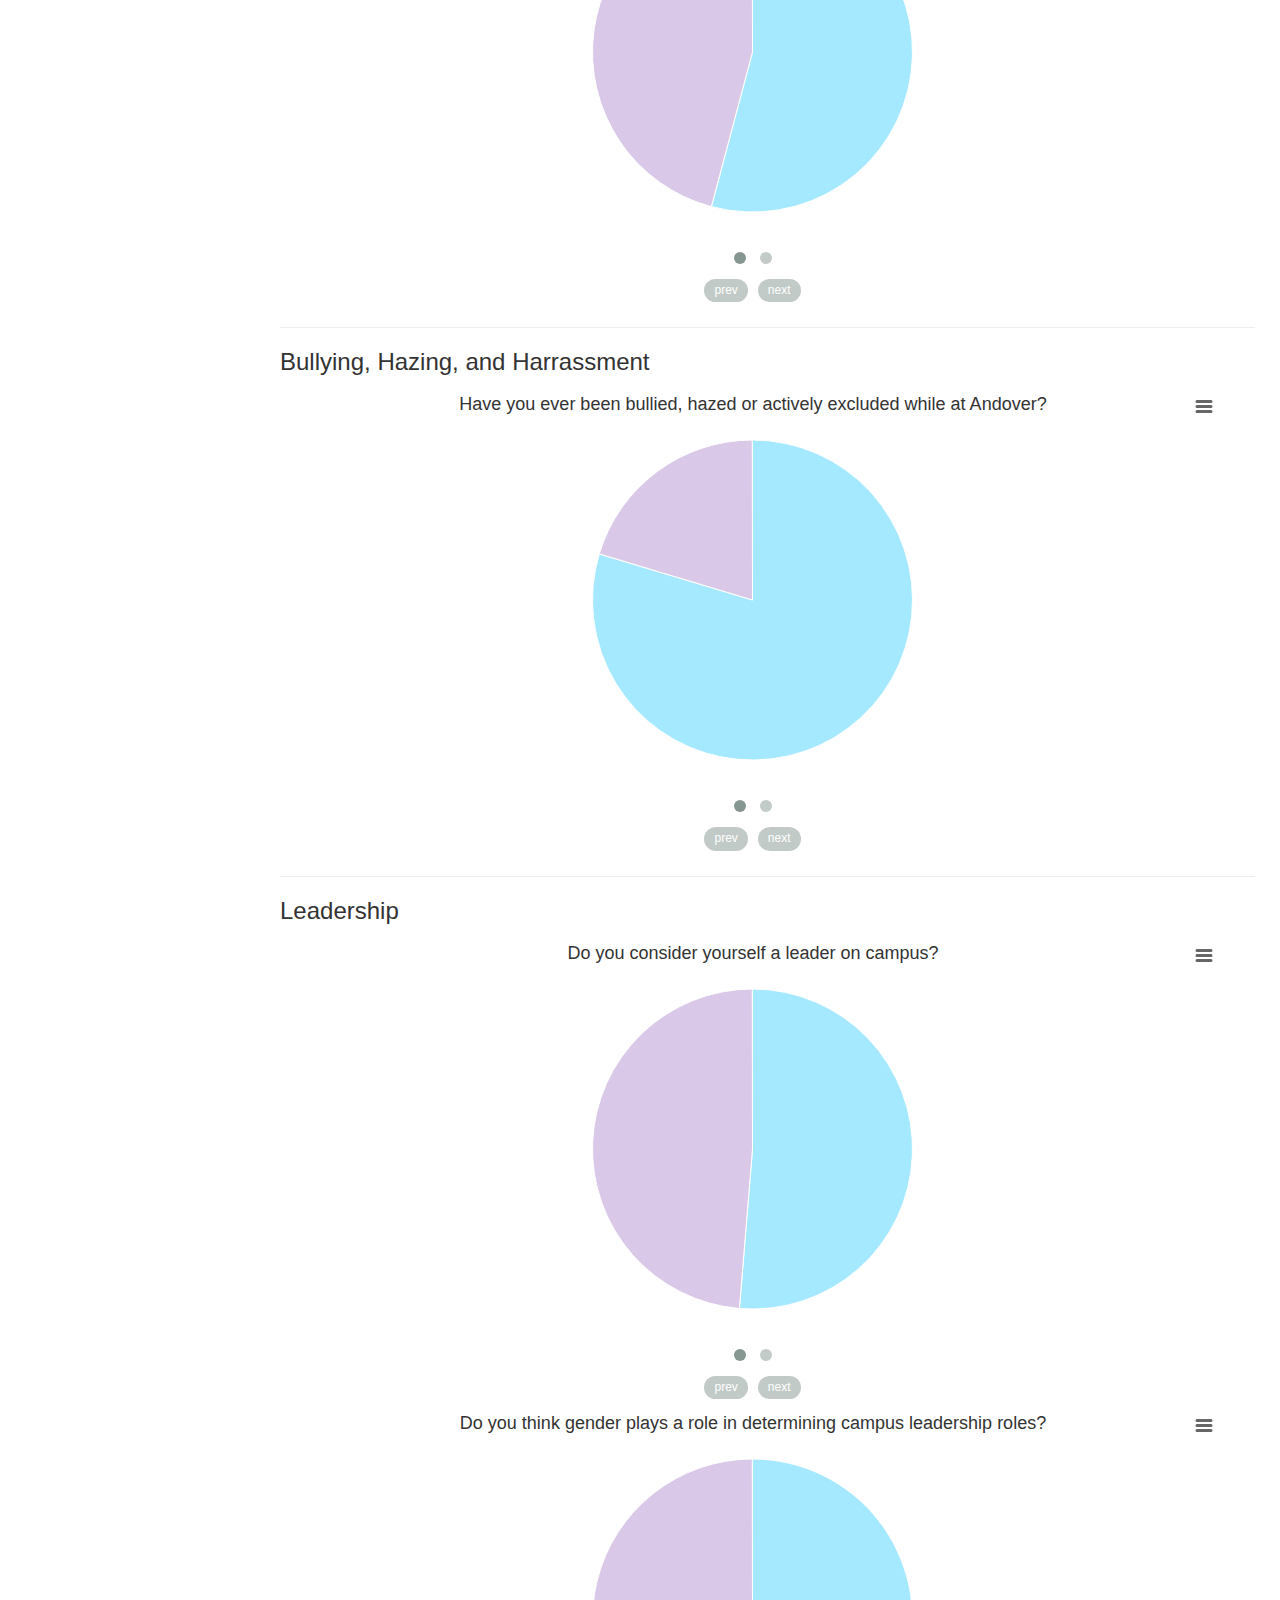
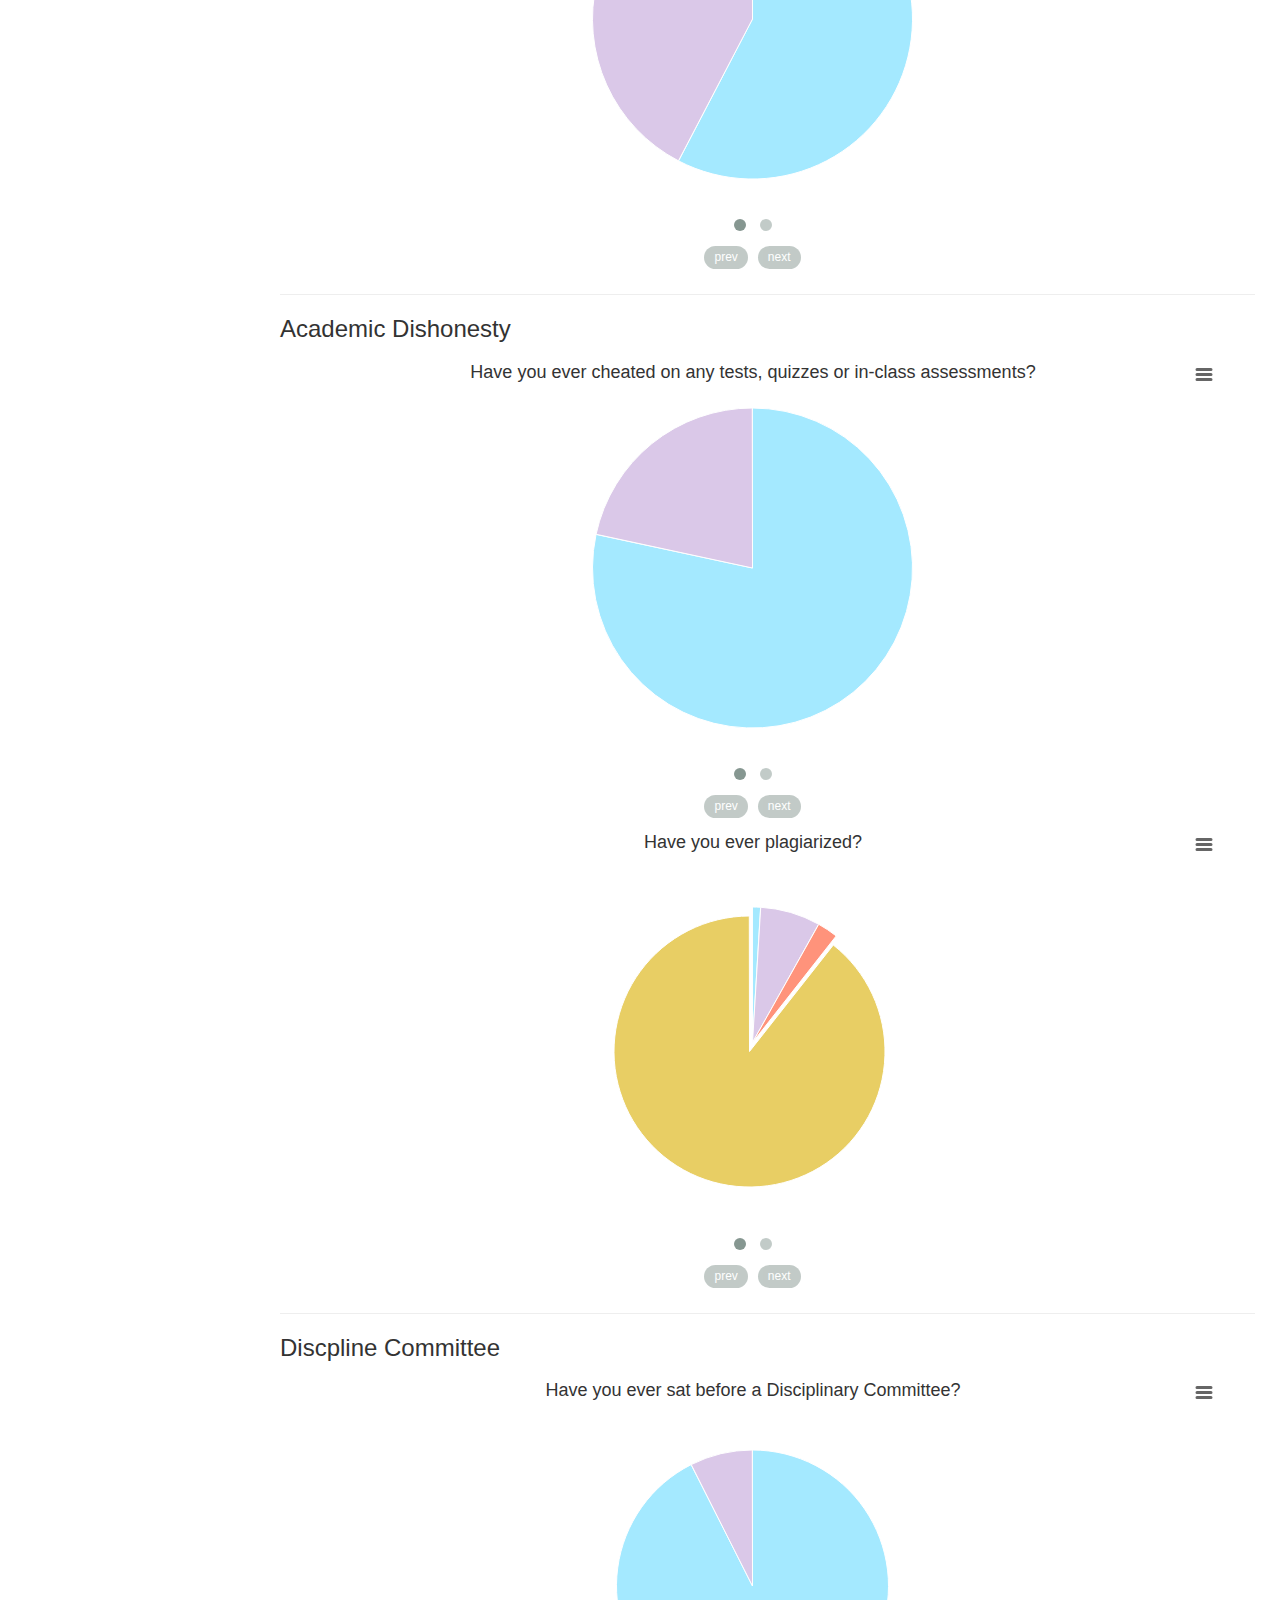
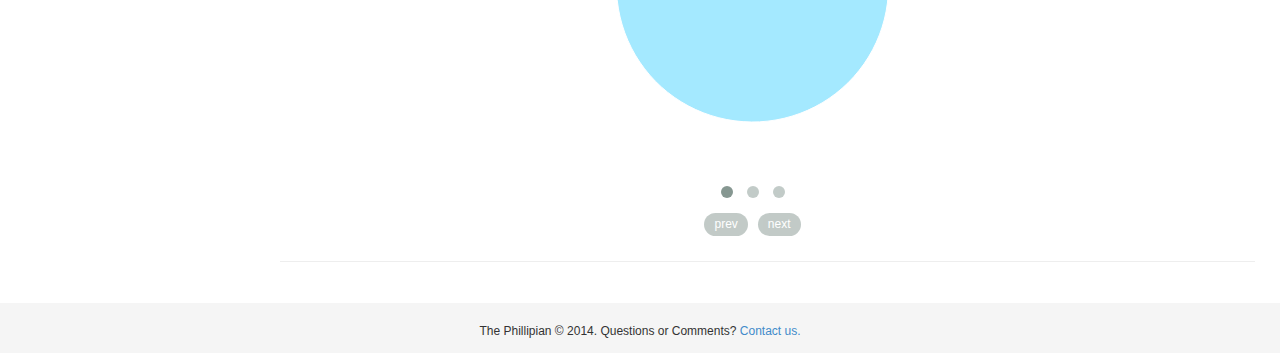
<file: year/2014/sections/social2.html>
<!DOCTYPE html>
<html>
<head>
<meta http-equiv="Content-Type" content="text/html; charset=utf-8"
>
  <title>State of the Academy 2014</title>
  <link data-turbolinks-track="true" href="../assets/application-4a9d4b4b59a3681a3f65705a4e9ec934.css" media="all" rel="stylesheet" />
  <script data-turbolinks-track="true" src="../assets/application-814047460195a22ea6260f3be2cee536.js"></script>
  <script src="http://www.google.com/jsapi"></script>
<script src="../assets/chartkick-724363322419626f7598f52445e181c1.js"></script>
  <meta content="authenticity_token" name="csrf-param" />
<meta content="iJJ1O+NPHh+MugNWONCN48mpaIK2llW5QMWpHFQjtbU=" name="csrf-token" />
  <meta name="viewport" content="width=device-width, initial-scale=1.0">
</head>
<body>
  <header>
  <nav class="navbar navbar-default navbar-fixed-top" role="navigation" id="main-navbar">
  <div class="container">
    <div class="navbar-header">
      <button type="button" class="navbar-toggle" data-toggle="collapse" data-target=".navbar-collapse">
        <span class="sr-only">Toggle navigation</span>
        <span class="icon-bar"></span>
        <span class="icon-bar"></span>
        <span class="icon-bar"></span>
      </button>
      <a class="navbar-brand" href="http://www.phillipian.net">The Phillipian</a>
    </div>
    <div class="collapse navbar-collapse">
      <ul class="nav navbar-nav" id="main-nav">
        <li class=""><a href="../index.html">Welcome</a></li>
        <li class=""><a href="general.html">General</a></li>
        <li class=""><a href="drugs_and_alcohol.html">Drugs/Alcohol</a></li>
        <li class=""><a href="wellness.html">Wellness</a></li>
        <li class=""><a href="academics.html">Academics</a></li>
        <li class=""><a href="social.html">Sex</a></li>
        <li class="active"><a href="social2.html">Social</a></li>
        <!-- <li class="<#%= is_active?(sections_custom_path)             %>"><#%= link_to "Custom!",        sections_custom_path            %></li> -->
      </ul>
    </div><!-- /.navbar-collapse -->
  </div><!-- /.container-fluid -->
</nav>
</header>

  <div class="container">
    <div class="bs-sidebar affix">
  <br /><br />
  <ul class="nav bs-sidenav">
    <h4>Topics</h4><hr />
    <li><a href="social2.html#gender">Gender</a></li>
    <li><a href="social2.html#race">Race</a></li>
    <li><a href="social2.html#income">Income</a></li>
    <li><a href="social2.html#bullying">Bullying</a></li>
    <li><a href="social2.html#leadership">Leadership</a></li>
    <li><a href="social2.html#dishonesty">Academic Dishonesty</a></li>
    <li><a href="social2.html#dc">Discipline Committee</a></li>
  </ul>
</div>

<div class="container">
  <div class="row">
    <div class="col-md-2">
    </div>
    <div class="col-md-10">

      <hr id="gender" class="col-md-12">
      <h3>Gender</h3>
      <div class="owl-carousel">
        <div>        <script type="text/javascript">
        (function() {
          var onload = window.onload;
          window.onload = function(){
            if (typeof onload == "function") onload();
                    var options = { "title": { "text": "Do you think gender plays a role in determining campus leadership roles?" },"legend": { "layout": "vertical","style": { "left": "auto","bottom": "auto","right": "50px","top": "100px" } },"xAxis": {  },"yAxis": { "title": { "text": null },"labels": {  } },"tooltip": { "enabled": true,"formatter": pieTooltipFormatter },"credits": { "enabled": false },"plotOptions": { "areaspline": {  } },"chart": { "defaultSeriesType": "pie","renderTo": "genderleadership" },"subtitle": {  },"plotOptions": { "pie": { "allowPointSelect": true,"cursor": "pointer","dataLabels": { "enabled": true,"color": "black","style": { "font": "13px Trebuchet MS, Verdana, sans-serif" } } } },"series": [{ "type": "pie","data": [ [ "Yes",425 ],[ "No",312 ] ],"name": null }] };
        
        window.chart_genderleadership = new Highcharts.Chart(options);

          };
        })()
        </script>
<div id="genderleadership"></div></div>
        <div>        <script type="text/javascript">
        (function() {
          var onload = window.onload;
          window.onload = function(){
            if (typeof onload == "function") onload();
                    var options = { "title": { "text": null },"legend": { "align": "bottom","verticalAlign": "top","layout": "vertical","title": { "text": "Do you think gender plays a role in determining campus leadership roles?" } },"xAxis": { "categories": [ "Female","Male" ],"title": { "text": "What is your sex?" } },"yAxis": { "title": { "text": "Percentage" },"labels": {  } },"tooltip": { "enabled": true,"formatter": xRefBarTooltipFormatter },"credits": { "enabled": false },"plotOptions": { "areaspline": {  } },"chart": { "defaultSeriesType": "line","renderTo": "genderleadershipbysex" },"subtitle": {  },"plotOptions": { "bar": { "stacking": "percent" } },"series": [{ "type": "bar","name": "Yes","data": [ 261,164 ] },{ "type": "bar","name": "No","data": [ 147,165 ] }] };
        
        window.chart_genderleadershipbysex = new Highcharts.Chart(options);

          };
        })()
        </script>
<div id="genderleadershipbysex"></div></div>
      </div>
      <div class="owl-carousel">
        <div>        <script type="text/javascript">
        (function() {
          var onload = window.onload;
          window.onload = function(){
            if (typeof onload == "function") onload();
                    var options = { "title": { "text": "Are you a feminist?" },"legend": { "layout": "vertical","style": { "left": "auto","bottom": "auto","right": "50px","top": "100px" } },"xAxis": {  },"yAxis": { "title": { "text": null },"labels": {  } },"tooltip": { "enabled": true,"formatter": pieTooltipFormatter },"credits": { "enabled": false },"plotOptions": { "areaspline": {  } },"chart": { "defaultSeriesType": "pie","renderTo": "feminist" },"subtitle": {  },"plotOptions": { "pie": { "allowPointSelect": true,"cursor": "pointer","dataLabels": { "enabled": true,"color": "black","style": { "font": "13px Trebuchet MS, Verdana, sans-serif" } } } },"series": [{ "type": "pie","data": [ [ "Yes",448 ],[ "No",260 ] ],"name": null }] };
        
        window.chart_feminist = new Highcharts.Chart(options);

          };
        })()
        </script>
<div id="feminist"></div></div>
        <div>        <script type="text/javascript">
        (function() {
          var onload = window.onload;
          window.onload = function(){
            if (typeof onload == "function") onload();
                    var options = { "title": { "text": null },"legend": { "align": "bottom","verticalAlign": "top","layout": "vertical","title": { "text": "Are you a feminist?" } },"xAxis": { "categories": [ "Female","Male" ],"title": { "text": "What is your sex?" } },"yAxis": { "title": { "text": "Percentage" },"labels": {  } },"tooltip": { "enabled": true,"formatter": xRefBarTooltipFormatter },"credits": { "enabled": false },"plotOptions": { "areaspline": {  } },"chart": { "defaultSeriesType": "line","renderTo": "feministbysex" },"subtitle": {  },"plotOptions": { "bar": { "stacking": "percent" } },"series": [{ "type": "bar","name": "Yes","data": [ 301,147 ] },{ "type": "bar","name": "No","data": [ 95,165 ] }] };
        
        window.chart_feministbysex = new Highcharts.Chart(options);

          };
        })()
        </script>
<div id="feministbysex"></div></div>
	<div>        <script type="text/javascript">
        (function() {
          var onload = window.onload;
          window.onload = function(){
            if (typeof onload == "function") onload();
                    var options = { "title": { "text": null },"legend": { "align": "bottom","verticalAlign": "top","layout": "vertical","title": { "text": "Are you a feminist?" } },"xAxis": { "categories": [ "2014","2015","2016","2017" ],"title": { "text": "What class are you in?" } },"yAxis": { "title": { "text": "Percentage" },"labels": {  } },"tooltip": { "enabled": true,"formatter": xRefBarTooltipFormatter },"credits": { "enabled": false },"plotOptions": { "areaspline": {  } },"chart": { "defaultSeriesType": "line","renderTo": "feministbyclass" },"subtitle": {  },"plotOptions": { "bar": { "stacking": "percent" } },"series": [{ "type": "bar","name": "Yes","data": [ 128,131,113,76 ] },{ "type": "bar","name": "No","data": [ 68,79,68,45 ] }] };
        
        window.chart_feministbyclass = new Highcharts.Chart(options);

          };
        })()
        </script>
<div id="feministbyclass"></div></div>
      </div>
      <div class="owl-carousel">
        <div>        <script type="text/javascript">
        (function() {
          var onload = window.onload;
          window.onload = function(){
            if (typeof onload == "function") onload();
                    var options = { "title": { "text": "Is identifying as a feminist associated with a social stigma?" },"legend": { "layout": "vertical","style": { "left": "auto","bottom": "auto","right": "50px","top": "100px" } },"xAxis": {  },"yAxis": { "title": { "text": null },"labels": {  } },"tooltip": { "enabled": true,"formatter": pieTooltipFormatter },"credits": { "enabled": false },"plotOptions": { "areaspline": {  } },"chart": { "defaultSeriesType": "pie","renderTo": "femstigma" },"subtitle": {  },"plotOptions": { "pie": { "allowPointSelect": true,"cursor": "pointer","dataLabels": { "enabled": true,"color": "black","style": { "font": "13px Trebuchet MS, Verdana, sans-serif" } } } },"series": [{ "type": "pie","data": [ [ "Yes",518 ],[ "No",219 ] ],"name": null }] };
        
        window.chart_femstigma = new Highcharts.Chart(options);

          };
        })()
        </script>
<div id="femstigma"></div></div>
        <div>        <script type="text/javascript">
        (function() {
          var onload = window.onload;
          window.onload = function(){
            if (typeof onload == "function") onload();
                    var options = { "title": { "text": null },"legend": { "align": "bottom","verticalAlign": "top","layout": "vertical","title": { "text": "Is identifying as a feminist associated with a social stigma?" } },"xAxis": { "categories": [ "Female","Male" ],"title": { "text": "What is your sex?" } },"yAxis": { "title": { "text": "Percentage" },"labels": {  } },"tooltip": { "enabled": true,"formatter": xRefBarTooltipFormatter },"credits": { "enabled": false },"plotOptions": { "areaspline": {  } },"chart": { "defaultSeriesType": "line","renderTo": "femstigmabysex" },"subtitle": {  },"plotOptions": { "bar": { "stacking": "percent" } },"series": [{ "type": "bar","name": "Yes","data": [ 296,222 ] },{ "type": "bar","name": "No","data": [ 112,107 ] }] };
        
        window.chart_femstigmabysex = new Highcharts.Chart(options);

          };
        })()
        </script>
<div id="femstigmabysex"></div></div>
        <div>        <script type="text/javascript">
        (function() {
          var onload = window.onload;
          window.onload = function(){
            if (typeof onload == "function") onload();
                    var options = { "title": { "text": null },"legend": { "align": "bottom","verticalAlign": "top","layout": "vertical","title": { "text": "Is identifying as a feminist associated with a social stigma?" } },"xAxis": { "categories": [ "2014","2015","2016","2017" ],"title": { "text": "What class are you in?" } },"yAxis": { "title": { "text": "Percentage" },"labels": {  } },"tooltip": { "enabled": true,"formatter": xRefBarTooltipFormatter },"credits": { "enabled": false },"plotOptions": { "areaspline": {  } },"chart": { "defaultSeriesType": "line","renderTo": "femstigmabyclass" },"subtitle": {  },"plotOptions": { "bar": { "stacking": "percent" } },"series": [{ "type": "bar","name": "Yes","data": [ 150,155,152,61 ] },{ "type": "bar","name": "No","data": [ 52,58,41,68 ] }] };
        
        window.chart_femstigmabyclass = new Highcharts.Chart(options);

          };
        })()
        </script>
<div id="femstigmabyclass"></div></div>
      </div>
      <hr id="race" class="col-md-12">
      <h3>Race</h3>
      <div class="owl-carousel">
        <div>        <script type="text/javascript">
        (function() {
          var onload = window.onload;
          window.onload = function(){
            if (typeof onload == "function") onload();
                    var options = { "title": { "text": "Do you believe that Andover is racially diverse?" },"legend": { "layout": "vertical","style": { "left": "auto","bottom": "auto","right": "50px","top": "100px" } },"xAxis": {  },"yAxis": { "title": { "text": null },"labels": {  } },"tooltip": { "enabled": true,"formatter": pieTooltipFormatter },"credits": { "enabled": false },"plotOptions": { "areaspline": {  } },"chart": { "defaultSeriesType": "pie","renderTo": "raciallydiverse" },"subtitle": {  },"plotOptions": { "pie": { "allowPointSelect": true,"cursor": "pointer","dataLabels": { "enabled": true,"color": "black","style": { "font": "13px Trebuchet MS, Verdana, sans-serif" } } } },"series": [{ "type": "pie","data": [ [ "Yes",620 ],[ "No",117 ] ],"name": null }] };
        
        window.chart_raciallydiverse = new Highcharts.Chart(options);

          };
        })()
        </script>
<div id="raciallydiverse"></div></div>
        <div>        <script type="text/javascript">
        (function() {
          var onload = window.onload;
          window.onload = function(){
            if (typeof onload == "function") onload();
                    var options = { "title": { "text": null },"legend": { "align": "bottom","verticalAlign": "top","layout": "vertical","title": { "text": "Do you believe that Andover is racially diverse?" } },"xAxis": { "categories": [ "White","Mixed Race","African-American/African","Asian-American/Asian","Hispanic","Middle Eastern","South Asian","Other" ],"title": { "text": "What is your race/ethnicity?" } },"yAxis": { "title": { "text": "Percentage" },"labels": {  } },"tooltip": { "enabled": true,"formatter": xRefBarTooltipFormatter },"credits": { "enabled": false },"plotOptions": { "areaspline": {  } },"chart": { "defaultSeriesType": "line","renderTo": "raciallydiversebyrace" },"subtitle": {  },"plotOptions": { "column": { "stacking": "percent" } },"series": [{ "type": "column","name": "Yes","data": [ 360,51,20,126,18,6,25,12 ] },{ "type": "column","name": "No","data": [ 57,11,17,15,11,0,3,2 ] }] };
        
        window.chart_raciallydiversebyrace = new Highcharts.Chart(options);

          };
        })()
        </script>
<div id="raciallydiversebyrace"></div></div>
      </div>
      <!-- <div class="owl-carousel"> -->
      <!--   <div></div> -->
      <!--   <div></div> -->
      <!-- </div> -->
      
              <script type="text/javascript">
        (function() {
          var onload = window.onload;
          window.onload = function(){
            if (typeof onload == "function") onload();
                    var options = { "title": { "text": "Is there a social divide at Andover between students of different races or ethnicities?" },"legend": { "layout": "vertical","style": { "left": "auto","bottom": "auto","right": "50px","top": "100px" } },"xAxis": {  },"yAxis": { "title": { "text": null },"labels": {  } },"tooltip": { "enabled": true,"formatter": pieTooltipFormatter },"credits": { "enabled": false },"plotOptions": { "areaspline": {  } },"chart": { "defaultSeriesType": "pie","renderTo": "racediv" },"subtitle": {  },"plotOptions": { "pie": { "allowPointSelect": true,"cursor": "pointer","dataLabels": { "enabled": true,"color": "black","style": { "font": "13px Trebuchet MS, Verdana, sans-serif" } } } },"series": [{ "type": "pie","data": [ [ "Yes",536 ],[ "No",201 ] ],"name": null }] };
        
        window.chart_racediv = new Highcharts.Chart(options);

          };
        })()
        </script>
<div id="racediv"></div>

      <hr id="income" class="col-md-12">
      <h3>Income</h3>
      <div class="owl-carousel">
        <div>        <script type="text/javascript">
        (function() {
          var onload = window.onload;
          window.onload = function(){
            if (typeof onload == "function") onload();
                    var options = { "title": { "text": "Do you think that Andover is socioeconomically diverse?" },"legend": { "layout": "vertical","style": { "left": "auto","bottom": "auto","right": "50px","top": "100px" } },"xAxis": {  },"yAxis": { "title": { "text": null },"labels": {  } },"tooltip": { "enabled": true,"formatter": pieTooltipFormatter },"credits": { "enabled": false },"plotOptions": { "areaspline": {  } },"chart": { "defaultSeriesType": "pie","renderTo": "econdiverse" },"subtitle": {  },"plotOptions": { "pie": { "allowPointSelect": true,"cursor": "pointer","dataLabels": { "enabled": true,"color": "black","style": { "font": "13px Trebuchet MS, Verdana, sans-serif" } } } },"series": [{ "type": "pie","data": [ [ "Yes",557 ],[ "No",185 ] ],"name": null }] };
        
        window.chart_econdiverse = new Highcharts.Chart(options);

          };
        })()
        </script>
<div id="econdiverse"></div></div>
        <div>        <script type="text/javascript">
        (function() {
          var onload = window.onload;
          window.onload = function(){
            if (typeof onload == "function") onload();
                    var options = { "title": { "text": null },"legend": { "align": "bottom","verticalAlign": "top","layout": "vertical","title": { "text": "Do you think that Andover is socioeconomically diverse?" } },"xAxis": { "categories": [ "$250,000 and above","$150,000 to $250,000","$100,000 to $150,000","$60,000 to $100,000","$35,000 to $60,000","less than $35,000","Do not know" ],"title": { "text": "What is your net family income?" } },"yAxis": { "title": { "text": "Percentage" },"labels": {  } },"tooltip": { "enabled": true,"formatter": xRefBarTooltipFormatter },"credits": { "enabled": false },"plotOptions": { "areaspline": {  } },"chart": { "defaultSeriesType": "line","renderTo": "econdiversebyincome" },"subtitle": {  },"plotOptions": { "bar": { "stacking": "percent" } },"series": [{ "type": "bar","name": "Yes","data": [ 202,77,59,39,32,16,132 ] },{ "type": "bar","name": "No","data": [ 50,35,23,21,10,13,28 ] }] };
        
        window.chart_econdiversebyincome = new Highcharts.Chart(options);

          };
        })()
        </script>
<div id="econdiversebyincome"></div></div>
      </div>
      <div class="owl-carousel">
        <div>        <script type="text/javascript">
        (function() {
          var onload = window.onload;
          window.onload = function(){
            if (typeof onload == "function") onload();
                    var options = { "title": { "text": "Is there a social divide at Andover between students of different socioeconomic backgrounds?" },"legend": { "layout": "vertical","style": { "left": "auto","bottom": "auto","right": "50px","top": "100px" } },"xAxis": {  },"yAxis": { "title": { "text": null },"labels": {  } },"tooltip": { "enabled": true,"formatter": pieTooltipFormatter },"credits": { "enabled": false },"plotOptions": { "areaspline": {  } },"chart": { "defaultSeriesType": "pie","renderTo": "divg" },"subtitle": {  },"plotOptions": { "pie": { "allowPointSelect": true,"cursor": "pointer","dataLabels": { "enabled": true,"color": "black","style": { "font": "13px Trebuchet MS, Verdana, sans-serif" } } } },"series": [{ "type": "pie","data": [ [ "Yes",399 ],[ "No",338 ] ],"name": null }] };
        
        window.chart_divg = new Highcharts.Chart(options);

          };
        })()
        </script>
<div id="divg"></div></div>
        <div>        <script type="text/javascript">
        (function() {
          var onload = window.onload;
          window.onload = function(){
            if (typeof onload == "function") onload();
                    var options = { "title": { "text": null },"legend": { "align": "bottom","verticalAlign": "top","layout": "vertical","title": { "text": "Is there a social divide at Andover between students of different socioeconomic backgrounds?" } },"xAxis": { "categories": [ "$250,000 and above","$150,000 to $250,000","$100,000 to $150,000","$60,000 to $100,000","$35,000 to $60,000","less than $35,000","Do not know" ],"title": { "text": "What is your net family income?" } },"yAxis": { "title": { "text": "Percentage" },"labels": {  } },"tooltip": { "enabled": true,"formatter": xRefBarTooltipFormatter },"credits": { "enabled": false },"plotOptions": { "areaspline": {  } },"chart": { "defaultSeriesType": "line","renderTo": "divbyincome" },"subtitle": {  },"plotOptions": { "bar": { "stacking": "percent" } },"series": [{ "type": "bar","name": "Yes","data": [ 122,67,49,38,29,24,70 ] },{ "type": "bar","name": "No","data": [ 130,45,33,22,13,5,90 ] }] };
        
        window.chart_divbyincome = new Highcharts.Chart(options);

          };
        })()
        </script>
<div id="divbyincome"></div></div>
      </div>
      
      <hr id="bullying" class="col-md-12">
      <h3>Bullying, Hazing, and Harrassment</h3>
      <div class="owl-carousel">
        <div>        <script type="text/javascript">
        (function() {
          var onload = window.onload;
          window.onload = function(){
            if (typeof onload == "function") onload();
                    var options = { "title": { "text": "Have you ever been bullied, hazed or actively excluded while at Andover?" },"legend": { "layout": "vertical","style": { "left": "auto","bottom": "auto","right": "50px","top": "100px" } },"xAxis": {  },"yAxis": { "title": { "text": null },"labels": {  } },"tooltip": { "enabled": true,"formatter": pieTooltipFormatter },"credits": { "enabled": false },"plotOptions": { "areaspline": {  } },"chart": { "defaultSeriesType": "pie","renderTo": "bullied" },"subtitle": {  },"plotOptions": { "pie": { "allowPointSelect": true,"cursor": "pointer","dataLabels": { "enabled": true,"color": "black","style": { "font": "13px Trebuchet MS, Verdana, sans-serif" } } } },"series": [{ "type": "pie","data": [ [ "No",587 ],[ "Yes",150 ] ],"name": null }] };
        
        window.chart_bullied = new Highcharts.Chart(options);

          };
        })()
        </script>
<div id="bullied"></div></div>
        <div>        <script type="text/javascript">
        (function() {
          var onload = window.onload;
          window.onload = function(){
            if (typeof onload == "function") onload();
                    var options = { "title": { "text": null },"legend": { "align": "bottom","verticalAlign": "top","layout": "vertical","title": { "text": "Have you ever been bullied, hazed or actively excluded while at Andover?" } },"xAxis": { "categories": [ "Female","Male" ],"title": { "text": "What is your sex?" } },"yAxis": { "title": { "text": "Percentage" },"labels": {  } },"tooltip": { "enabled": true,"formatter": xRefBarTooltipFormatter },"credits": { "enabled": false },"plotOptions": { "areaspline": {  } },"chart": { "defaultSeriesType": "line","renderTo": "bulliedbysex" },"subtitle": {  },"plotOptions": { "bar": { "stacking": "percent" } },"series": [{ "type": "bar","name": "Yes","data": [ 83,67 ] },{ "type": "bar","name": "No","data": [ 325,262 ] }] };
        
        window.chart_bulliedbysex = new Highcharts.Chart(options);

          };
        })()
        </script>
<div id="bulliedbysex"></div></div>
        <!-- <div></div> -->
      </div>
      
      <hr id="leadership" class="col-md-12">
      <h3>Leadership</h3>
      <div class="owl-carousel">
        <div>        <script type="text/javascript">
        (function() {
          var onload = window.onload;
          window.onload = function(){
            if (typeof onload == "function") onload();
                    var options = { "title": { "text": "Do you consider yourself a leader on campus?" },"legend": { "layout": "vertical","style": { "left": "auto","bottom": "auto","right": "50px","top": "100px" } },"xAxis": {  },"yAxis": { "title": { "text": null },"labels": {  } },"tooltip": { "enabled": true,"formatter": pieTooltipFormatter },"credits": { "enabled": false },"plotOptions": { "areaspline": {  } },"chart": { "defaultSeriesType": "pie","renderTo": "considerleader" },"subtitle": {  },"plotOptions": { "pie": { "allowPointSelect": true,"cursor": "pointer","dataLabels": { "enabled": true,"color": "black","style": { "font": "13px Trebuchet MS, Verdana, sans-serif" } } } },"series": [{ "type": "pie","data": [ [ "Yes",433 ],[ "No",411 ] ],"name": null }] };
        
        window.chart_considerleader = new Highcharts.Chart(options);

          };
        })()
        </script>
<div id="considerleader"></div></div>
        <div>        <script type="text/javascript">
        (function() {
          var onload = window.onload;
          window.onload = function(){
            if (typeof onload == "function") onload();
                    var options = { "title": { "text": null },"legend": { "align": "bottom","verticalAlign": "top","layout": "vertical","title": { "text": "Do you consider yourself a leader on campus?" } },"xAxis": { "categories": [ "Female","Male" ],"title": { "text": "What is your sex?" } },"yAxis": { "title": { "text": "Percentage" },"labels": {  } },"tooltip": { "enabled": true,"formatter": xRefBarTooltipFormatter },"credits": { "enabled": false },"plotOptions": { "areaspline": {  } },"chart": { "defaultSeriesType": "line","renderTo": "considerleaderbysex" },"subtitle": {  },"plotOptions": { "bar": { "stacking": "percent" } },"series": [{ "type": "bar","name": "Yes","data": [ 234,199 ] },{ "type": "bar","name": "No","data": [ 222,189 ] }] };
        
        window.chart_considerleaderbysex = new Highcharts.Chart(options);

          };
        })()
        </script>
<div id="considerleaderbysex"></div></div>
        <!-- <div></div> -->
      </div>
      <div class="owl-carousel">
        <div>        <script type="text/javascript">
        (function() {
          var onload = window.onload;
          window.onload = function(){
            if (typeof onload == "function") onload();
                    var options = { "title": { "text": "Do you think gender plays a role in determining campus leadership roles?" },"legend": { "layout": "vertical","style": { "left": "auto","bottom": "auto","right": "50px","top": "100px" } },"xAxis": {  },"yAxis": { "title": { "text": null },"labels": {  } },"tooltip": { "enabled": true,"formatter": pieTooltipFormatter },"credits": { "enabled": false },"plotOptions": { "areaspline": {  } },"chart": { "defaultSeriesType": "pie","renderTo": "genderrole" },"subtitle": {  },"plotOptions": { "pie": { "allowPointSelect": true,"cursor": "pointer","dataLabels": { "enabled": true,"color": "black","style": { "font": "13px Trebuchet MS, Verdana, sans-serif" } } } },"series": [{ "type": "pie","data": [ [ "Yes",425 ],[ "No",312 ] ],"name": null }] };
        
        window.chart_genderrole = new Highcharts.Chart(options);

          };
        })()
        </script>
<div id="genderrole"></div></div>
        <div>        <script type="text/javascript">
        (function() {
          var onload = window.onload;
          window.onload = function(){
            if (typeof onload == "function") onload();
                    var options = { "title": { "text": null },"legend": { "align": "bottom","verticalAlign": "top","layout": "vertical","title": { "text": "Do you think gender plays a role in determining campus leadership roles?" } },"xAxis": { "categories": [ "Female","Male" ],"title": { "text": "What is your sex?" } },"yAxis": { "title": { "text": "Percentage" },"labels": {  } },"tooltip": { "enabled": true,"formatter": xRefBarTooltipFormatter },"credits": { "enabled": false },"plotOptions": { "areaspline": {  } },"chart": { "defaultSeriesType": "line","renderTo": "genderrolebysex" },"subtitle": {  },"plotOptions": { "bar": { "stacking": "percent" } },"series": [{ "type": "bar","name": "Yes","data": [ 261,164 ] },{ "type": "bar","name": "No","data": [ 147,165 ] }] };
        
        window.chart_genderrolebysex = new Highcharts.Chart(options);

          };
        })()
        </script>
<div id="genderrolebysex"></div></div>
      </div>
      
      <hr id="dishonesty" class="col-md-12">
      <h3>Academic Dishonesty</h3>
      <div class="owl-carousel">
	<div>        <script type="text/javascript">
        (function() {
          var onload = window.onload;
          window.onload = function(){
            if (typeof onload == "function") onload();
                    var options = { "title": { "text": "Have you ever cheated on any tests, quizzes or in-class assessments?" },"legend": { "layout": "vertical","style": { "left": "auto","bottom": "auto","right": "50px","top": "100px" } },"xAxis": {  },"yAxis": { "title": { "text": null },"labels": {  } },"tooltip": { "enabled": true,"formatter": pieTooltipFormatter },"credits": { "enabled": false },"plotOptions": { "areaspline": {  } },"chart": { "defaultSeriesType": "pie","renderTo": "cheating" },"subtitle": {  },"plotOptions": { "pie": { "allowPointSelect": true,"cursor": "pointer","dataLabels": { "enabled": true,"color": "black","style": { "font": "13px Trebuchet MS, Verdana, sans-serif" } } } },"series": [{ "type": "pie","data": [ [ "No",569 ],[ "Yes",157 ] ],"name": null }] };
        
        window.chart_cheating = new Highcharts.Chart(options);

          };
        })()
        </script>
<div id="cheating"></div></div>
	<div>        <script type="text/javascript">
        (function() {
          var onload = window.onload;
          window.onload = function(){
            if (typeof onload == "function") onload();
                    var options = { "title": { "text": null },"legend": { "align": "bottom","verticalAlign": "top","layout": "vertical","title": { "text": "Have you ever cheated on any tests, quizzes or in-class assessments?" } },"xAxis": { "categories": [ "2014","2015","2016","2017" ],"title": { "text": "What class are you in?" } },"yAxis": { "title": { "text": "Percentage" },"labels": {  } },"tooltip": { "enabled": true,"formatter": xRefBarTooltipFormatter },"credits": { "enabled": false },"plotOptions": { "areaspline": {  } },"chart": { "defaultSeriesType": "line","renderTo": "cheatingbyclass" },"subtitle": {  },"plotOptions": { "bar": { "stacking": "percent" } },"series": [{ "type": "bar","name": "Yes","data": [ 62,46,35,14 ] },{ "type": "bar","name": "No","data": [ 136,165,156,112 ] }] };
        
        window.chart_cheatingbyclass = new Highcharts.Chart(options);

          };
        })()
        </script>
<div id="cheatingbyclass"></div></div>
      </div>
      <div class="owl-carousel">
	<div>        <script type="text/javascript">
        (function() {
          var onload = window.onload;
          window.onload = function(){
            if (typeof onload == "function") onload();
                    var options = { "title": { "text": "Have you ever plagiarized?" },"legend": { "layout": "vertical","style": { "left": "auto","bottom": "auto","right": "50px","top": "100px" } },"xAxis": {  },"yAxis": { "title": { "text": null },"labels": {  } },"tooltip": { "enabled": true,"formatter": pieTooltipFormatter },"credits": { "enabled": false },"plotOptions": { "areaspline": {  } },"chart": { "defaultSeriesType": "pie","renderTo": "plagairized" },"subtitle": {  },"plotOptions": { "pie": { "allowPointSelect": true,"cursor": "pointer","dataLabels": { "enabled": true,"color": "black","style": { "font": "13px Trebuchet MS, Verdana, sans-serif" } } } },"series": [{ "type": "pie","data": [ [ "Yes, on a major assignment",7 ],[ "Yes, on a minor assignment",52 ],[ "Yes, on both a major and minor assignment",18 ],{ "name": "No","y": 649,"sliced": true,"selected": true } ],"name": null }] };
        
        window.chart_plagairized = new Highcharts.Chart(options);

          };
        })()
        </script>
<div id="plagairized"></div></div>
	<div>        <script type="text/javascript">
        (function() {
          var onload = window.onload;
          window.onload = function(){
            if (typeof onload == "function") onload();
                    var options = { "title": { "text": null },"legend": { "align": "bottom","verticalAlign": "top","layout": "vertical","title": { "text": "Have you ever plagiarized?" } },"xAxis": { "categories": [ "2014","2015","2016","2017" ],"title": { "text": "What class are you in?" } },"yAxis": { "title": { "text": "Percentage" },"labels": {  } },"tooltip": { "enabled": true,"formatter": xRefBarTooltipFormatter },"credits": { "enabled": false },"plotOptions": { "areaspline": {  } },"chart": { "defaultSeriesType": "line","renderTo": "plagairizedbyclass" },"subtitle": {  },"plotOptions": { "bar": { "stacking": "percent" } },"series": [{ "type": "bar","name": "Yes, on a major assignment","data": [ 5,2,0,0 ] },{ "type": "bar","name": "Yes, on a minor assignment","data": [ 12,21,14,5 ] },{ "type": "bar","name": "Yes, on both a major and minor assignment","data": [ 5,7,4,2 ] },{ "type": "bar","name": "No","data": [ 176,181,173,119 ] }] };
        
        window.chart_plagairizedbyclass = new Highcharts.Chart(options);

          };
        })()
        </script>
<div id="plagairizedbyclass"></div></div>
      </div>
      
      <hr id="dc" class="col-md-12">
      <h3>Discpline Committee</h3>
      <div class="owl-carousel">
	<div>        <script type="text/javascript">
        (function() {
          var onload = window.onload;
          window.onload = function(){
            if (typeof onload == "function") onload();
                    var options = { "title": { "text": "Have you ever sat before a Disciplinary Committee?" },"legend": { "layout": "vertical","style": { "left": "auto","bottom": "auto","right": "50px","top": "100px" } },"xAxis": {  },"yAxis": { "title": { "text": null },"labels": {  } },"tooltip": { "enabled": true,"formatter": pieTooltipFormatter },"credits": { "enabled": false },"plotOptions": { "areaspline": {  } },"chart": { "defaultSeriesType": "pie","renderTo": "indc" },"subtitle": {  },"plotOptions": { "pie": { "allowPointSelect": true,"cursor": "pointer","dataLabels": { "enabled": true,"color": "black","style": { "font": "13px Trebuchet MS, Verdana, sans-serif" } } } },"series": [{ "type": "pie","data": [ [ "No",672 ],[ "Yes",54 ] ],"name": null }] };
        
        window.chart_indc = new Highcharts.Chart(options);

          };
        })()
        </script>
<div id="indc"></div></div>
	<div>        <script type="text/javascript">
        (function() {
          var onload = window.onload;
          window.onload = function(){
            if (typeof onload == "function") onload();
                    var options = { "title": { "text": null },"legend": { "align": "bottom","verticalAlign": "top","layout": "vertical","title": { "text": "Have you ever sat before a Disciplinary Committee?" } },"xAxis": { "categories": [ "2014","2015","2016","2017" ],"title": { "text": "What class are you in?" } },"yAxis": { "title": { "text": "Percentage" },"labels": {  } },"tooltip": { "enabled": true,"formatter": xRefBarTooltipFormatter },"credits": { "enabled": false },"plotOptions": { "areaspline": {  } },"chart": { "defaultSeriesType": "line","renderTo": "indcbyclass" },"subtitle": {  },"plotOptions": { "bar": { "stacking": "percent" } },"series": [{ "type": "bar","name": "Yes","data": [ 18,24,12,0 ] },{ "type": "bar","name": "No","data": [ 180,187,179,126 ] }] };
        
        window.chart_indcbyclass = new Highcharts.Chart(options);

          };
        })()
        </script>
<div id="indcbyclass"></div></div>
	<div>        <script type="text/javascript">
        (function() {
          var onload = window.onload;
          window.onload = function(){
            if (typeof onload == "function") onload();
                    var options = { "title": { "text": null },"legend": { "align": "bottom","verticalAlign": "top","layout": "vertical","title": { "text": "Have you ever sat before a Disciplinary Committee?" } },"xAxis": { "categories": [ "Yes, on a major assignment","Yes, on a minor assignment","Yes, on both a major and minor assignment","No" ],"title": { "text": "Have you ever plagiarized?" } },"yAxis": { "title": { "text": "Percentage" },"labels": {  } },"tooltip": { "enabled": true,"formatter": xRefBarTooltipFormatter },"credits": { "enabled": false },"plotOptions": { "areaspline": {  } },"chart": { "defaultSeriesType": "line","renderTo": "indcbyplag" },"subtitle": {  },"plotOptions": { "bar": { "stacking": "percent" } },"series": [{ "type": "bar","name": "Yes","data": [ 3,12,4,35 ] },{ "type": "bar","name": "No","data": [ 4,40,14,614 ] }] };
        
        window.chart_indcbyplag = new Highcharts.Chart(options);

          };
        })()
        </script>
<div id="indcbyplag"></div></div>
      </div>
      
      <hr class="col-md-12">

    </div>
  </div>
</div>

  </div>
  <div id="footer">
  <div class="container">
    <br />
    <p class="muted credit" id="footer-text">The Phillipian © 2014. Questions or Comments? <a href="http://www.phillipian.net/contact">Contact us.</a></p>
  </div>
</div>

</body>
</html>
</file>
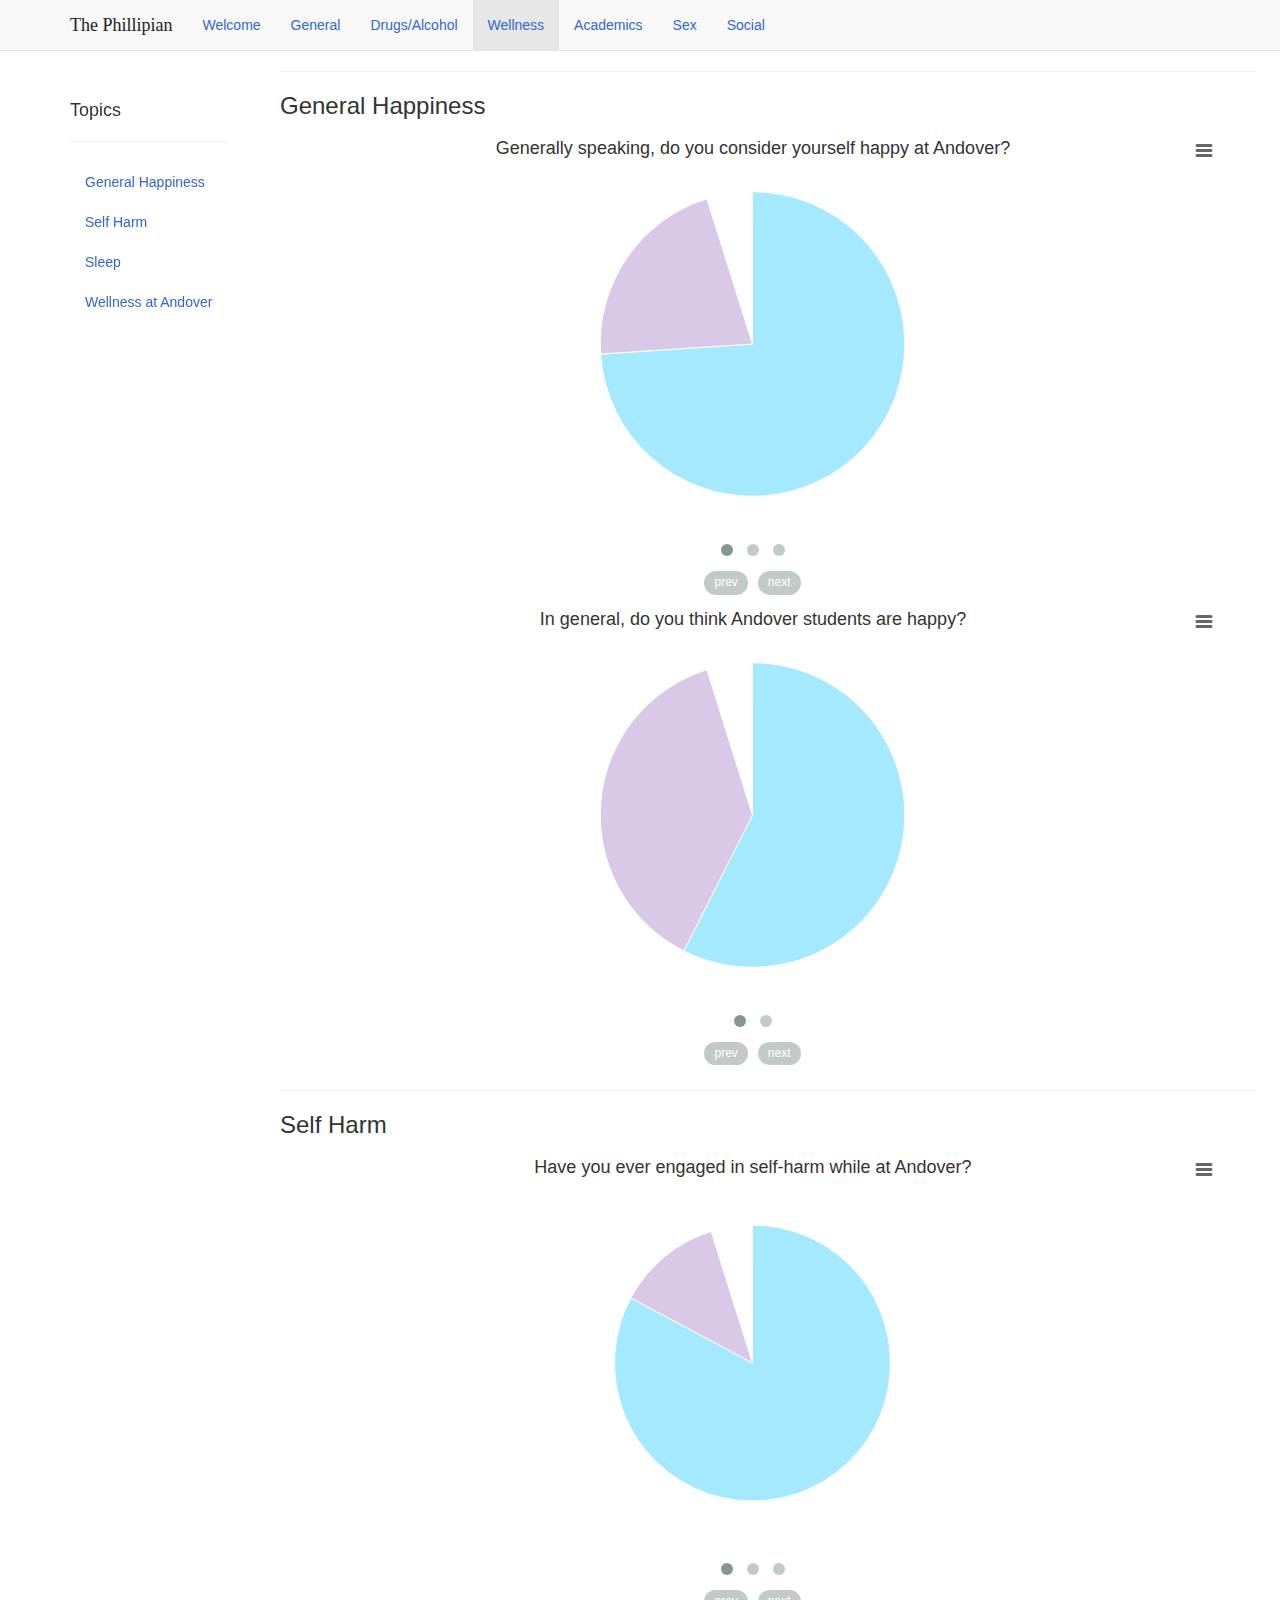
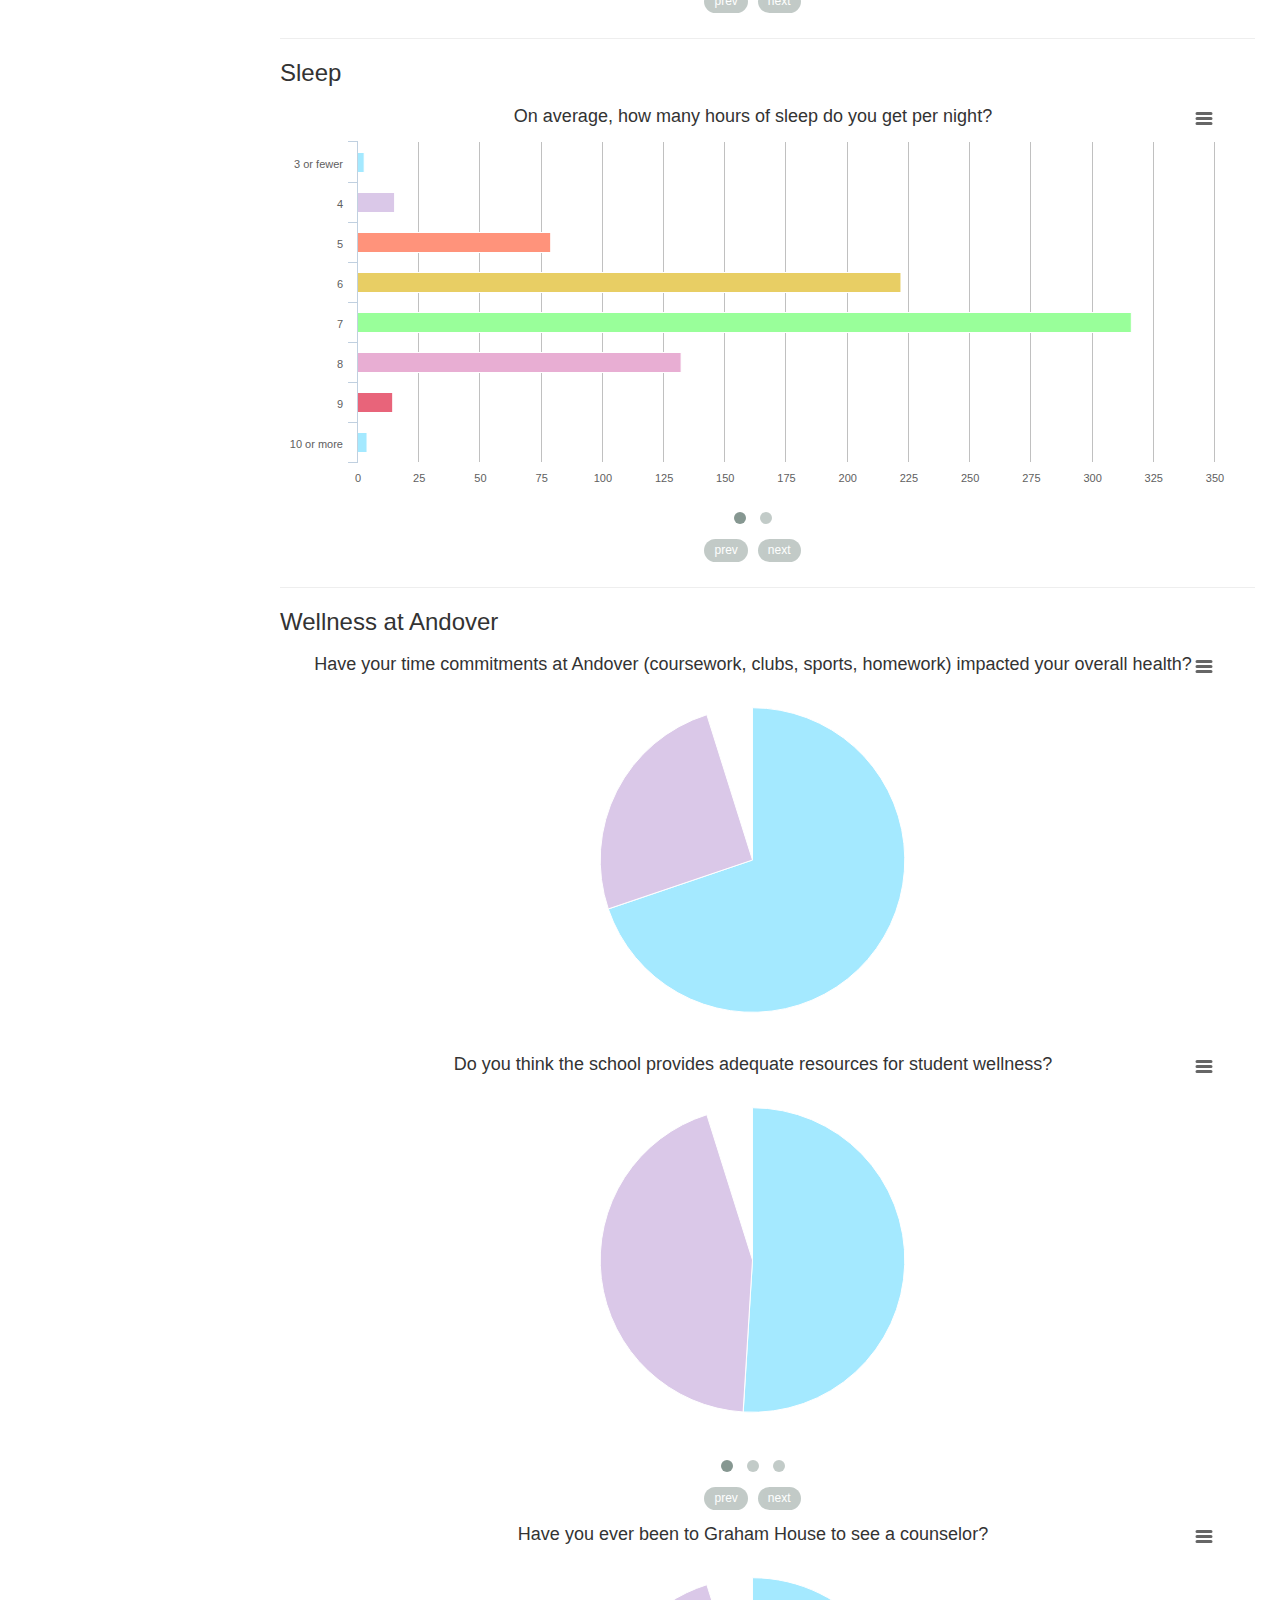
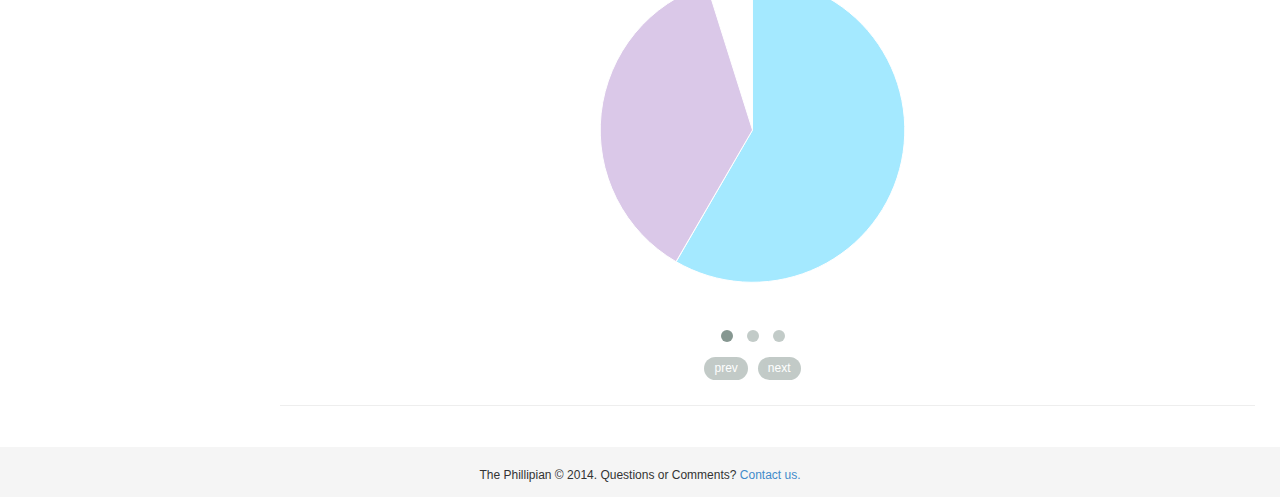
<file: year/2014/sections/wellness.html>
<!DOCTYPE html>
<html>
<head>
<meta http-equiv="Content-Type" content="text/html; charset=utf-8"
>
  <title>State of the Academy 2014</title>
  <link data-turbolinks-track="true" href="../assets/application-4a9d4b4b59a3681a3f65705a4e9ec934.css" media="all" rel="stylesheet" />
  <script data-turbolinks-track="true" src="../assets/application-814047460195a22ea6260f3be2cee536.js"></script>
  <script src="http://www.google.com/jsapi"></script>
<script src="../assets/chartkick-724363322419626f7598f52445e181c1.js"></script>
  <meta content="authenticity_token" name="csrf-param" />
<meta content="iJJ1O+NPHh+MugNWONCN48mpaIK2llW5QMWpHFQjtbU=" name="csrf-token" />
  <meta name="viewport" content="width=device-width, initial-scale=1.0">
</head>
<body>
  <header>
  <nav class="navbar navbar-default navbar-fixed-top" role="navigation" id="main-navbar">
  <div class="container">
    <div class="navbar-header">
      <button type="button" class="navbar-toggle" data-toggle="collapse" data-target=".navbar-collapse">
        <span class="sr-only">Toggle navigation</span>
        <span class="icon-bar"></span>
        <span class="icon-bar"></span>
        <span class="icon-bar"></span>
      </button>
      <a class="navbar-brand" href="http://www.phillipian.net">The Phillipian</a>
    </div>
    <div class="collapse navbar-collapse">
      <ul class="nav navbar-nav" id="main-nav">
        <li class=""><a href="../index.html">Welcome</a></li>
        <li class=""><a href="general.html">General</a></li>
        <li class=""><a href="drugs_and_alcohol.html">Drugs/Alcohol</a></li>
        <li class="active"><a href="wellness.html">Wellness</a></li>
        <li class=""><a href="academics.html">Academics</a></li>
        <li class=""><a href="social.html">Sex</a></li>
        <li class=""><a href="social2.html">Social</a></li>
        <!-- <li class="<#%= is_active?(sections_custom_path)             %>"><#%= link_to "Custom!",        sections_custom_path            %></li> -->
      </ul>
    </div><!-- /.navbar-collapse -->
  </div><!-- /.container-fluid -->
</nav>
</header>

  <div class="container">
    <div class="bs-sidebar affix">
  <br /><br />
  <ul class="nav bs-sidenav">
    <h4>Topics</h4><hr />
    <li><a href="wellness.html#happiness">General Happiness</a></li>
    <li><a href="wellness.html#selfharm">Self Harm</a></li>
    <li><a href="wellness.html#sleep">Sleep</a></li>
    <li><a href="wellness.html#andover">Wellness at Andover</a></li>
  </ul>
</div>

<div class="container">
  <div class="row">
    <div class="col-md-2">
    </div>
    <div class="col-md-10">

      <hr id="happiness" class="col-md-12">
      <h3>General Happiness</h3>
      <div class="owl-carousel">
        <div>        <script type="text/javascript">
        (function() {
          var onload = window.onload;
          window.onload = function(){
            if (typeof onload == "function") onload();
                    var options = { "title": { "text": "Generally speaking, do you consider yourself happy at Andover?" },"legend": { "layout": "vertical","style": { "left": "auto","bottom": "auto","right": "50px","top": "100px" } },"xAxis": {  },"yAxis": { "title": { "text": null },"labels": {  } },"tooltip": { "enabled": true,"formatter": pieTooltipFormatter },"credits": { "enabled": false },"plotOptions": { "areaspline": {  } },"chart": { "defaultSeriesType": "pie","renderTo": "happy" },"subtitle": {  },"plotOptions": { "pie": { "allowPointSelect": true,"cursor": "pointer","dataLabels": { "enabled": true,"color": "black","style": { "font": "13px Trebuchet MS, Verdana, sans-serif" } } } },"series": [{ "type": "pie","data": [ [ "Yes",641 ],[ "No",184 ] ],"name": null }] };
        
        window.chart_happy = new Highcharts.Chart(options);

          };
        })()
        </script>
<div id="happy"></div></div>
        <div>        <script type="text/javascript">
        (function() {
          var onload = window.onload;
          window.onload = function(){
            if (typeof onload == "function") onload();
                    var options = { "title": { "text": null },"legend": { "align": "bottom","verticalAlign": "top","layout": "vertical","title": { "text": "Generally speaking, do you consider yourself happy at Andover?" } },"xAxis": { "categories": [ "2014","2015","2016","2017" ],"title": { "text": "What class are you in?" } },"yAxis": { "title": { "text": "Percentage" },"labels": {  } },"tooltip": { "enabled": true,"formatter": xRefBarTooltipFormatter },"credits": { "enabled": false },"plotOptions": { "areaspline": {  } },"chart": { "defaultSeriesType": "line","renderTo": "happybyclass" },"subtitle": {  },"plotOptions": { "bar": { "stacking": "percent" } },"series": [{ "type": "bar","name": "Yes","data": [ 167,183,173,118 ] },{ "type": "bar","name": "No","data": [ 54,56,41,33 ] }] };
        
        window.chart_happybyclass = new Highcharts.Chart(options);

          };
        })()
        </script>
<div id="happybyclass"></div></div>
        <div>        <script type="text/javascript">
        (function() {
          var onload = window.onload;
          window.onload = function(){
            if (typeof onload == "function") onload();
                    var options = { "title": { "text": null },"legend": { "align": "bottom","verticalAlign": "top","layout": "vertical","title": { "text": "Generally speaking, do you consider yourself happy at Andover?" } },"xAxis": { "categories": [ "3.0 or lower","3.5","4.0","4.5","5.0","5.5","6.0" ],"title": { "text": "What was your rounded Winter 2013-2014 GPA?" } },"yAxis": { "title": { "text": "Percentage" },"labels": {  } },"tooltip": { "enabled": true,"formatter": xRefBarTooltipFormatter },"credits": { "enabled": false },"plotOptions": { "areaspline": {  } },"chart": { "defaultSeriesType": "line","renderTo": "happybygpa" },"subtitle": {  },"plotOptions": { "bar": { "stacking": "percent" } },"series": [{ "type": "bar","name": "Yes","data": [ 0,13,40,109,227,159,44 ] },{ "type": "bar","name": "No","data": [ 4,1,28,26,49,35,15 ] }] };
        
        window.chart_happybygpa = new Highcharts.Chart(options);

          };
        })()
        </script>
<div id="happybygpa"></div></div>
      </div>
      <div class="owl-carousel">
        <div>        <script type="text/javascript">
        (function() {
          var onload = window.onload;
          window.onload = function(){
            if (typeof onload == "function") onload();
                    var options = { "title": { "text": "In general, do you think Andover students are happy?" },"legend": { "layout": "vertical","style": { "left": "auto","bottom": "auto","right": "50px","top": "100px" } },"xAxis": {  },"yAxis": { "title": { "text": null },"labels": {  } },"tooltip": { "enabled": true,"formatter": pieTooltipFormatter },"credits": { "enabled": false },"plotOptions": { "areaspline": {  } },"chart": { "defaultSeriesType": "pie","renderTo": "arewehappy" },"subtitle": {  },"plotOptions": { "pie": { "allowPointSelect": true,"cursor": "pointer","dataLabels": { "enabled": true,"color": "black","style": { "font": "13px Trebuchet MS, Verdana, sans-serif" } } } },"series": [{ "type": "pie","data": [ [ "Yes",498 ],[ "No",327 ] ],"name": null }] };
        
        window.chart_arewehappy = new Highcharts.Chart(options);

          };
        })()
        </script>
<div id="arewehappy"></div></div>
        <div>        <script type="text/javascript">
        (function() {
          var onload = window.onload;
          window.onload = function(){
            if (typeof onload == "function") onload();
                    var options = { "title": { "text": null },"legend": { "align": "bottom","verticalAlign": "top","layout": "vertical","title": { "text": "In general, do you think Andover students are happy?" } },"xAxis": { "categories": [ "2014","2015","2016","2017" ],"title": { "text": "What class are you in?" } },"yAxis": { "title": { "text": "Percentage" },"labels": {  } },"tooltip": { "enabled": true,"formatter": xRefBarTooltipFormatter },"credits": { "enabled": false },"plotOptions": { "areaspline": {  } },"chart": { "defaultSeriesType": "line","renderTo": "arewehappybyclass" },"subtitle": {  },"plotOptions": { "bar": { "stacking": "percent" } },"series": [{ "type": "bar","name": "Yes","data": [ 119,127,132,120 ] },{ "type": "bar","name": "No","data": [ 102,112,82,31 ] }] };
        
        window.chart_arewehappybyclass = new Highcharts.Chart(options);

          };
        })()
        </script>
<div id="arewehappybyclass"></div></div>
      </div>
      
      <hr id="selfharm" class="col-md-12">
      <h3>Self Harm</h3>
      <div class="owl-carousel">
        <div>        <script type="text/javascript">
        (function() {
          var onload = window.onload;
          window.onload = function(){
            if (typeof onload == "function") onload();
                    var options = { "title": { "text": "Have you ever engaged in self-harm while at Andover?" },"legend": { "layout": "vertical","style": { "left": "auto","bottom": "auto","right": "50px","top": "100px" } },"xAxis": {  },"yAxis": { "title": { "text": null },"labels": {  } },"tooltip": { "enabled": true,"formatter": pieTooltipFormatter },"credits": { "enabled": false },"plotOptions": { "areaspline": {  } },"chart": { "defaultSeriesType": "pie","renderTo": "harm" },"subtitle": {  },"plotOptions": { "pie": { "allowPointSelect": true,"cursor": "pointer","dataLabels": { "enabled": true,"color": "black","style": { "font": "13px Trebuchet MS, Verdana, sans-serif" } } } },"series": [{ "type": "pie","data": [ [ "No",718 ],[ "Yes",107 ] ],"name": null }] };
        
        window.chart_harm = new Highcharts.Chart(options);

          };
        })()
        </script>
<div id="harm"></div></div>
	<div>        <script type="text/javascript">
        (function() {
          var onload = window.onload;
          window.onload = function(){
            if (typeof onload == "function") onload();
                    var options = { "title": { "text": null },"legend": { "align": "bottom","verticalAlign": "top","layout": "vertical","title": { "text": "Have you ever engaged in self-harm while at Andover?" } },"xAxis": { "categories": [ "Female","Male" ],"title": { "text": "What is your sex?" } },"yAxis": { "title": { "text": "Percentage" },"labels": {  } },"tooltip": { "enabled": true,"formatter": xRefBarTooltipFormatter },"credits": { "enabled": false },"plotOptions": { "areaspline": {  } },"chart": { "defaultSeriesType": "line","renderTo": "harmbysex" },"subtitle": {  },"plotOptions": { "bar": { "stacking": "percent" } },"series": [{ "type": "bar","name": "Yes","data": [ 86,21 ] },{ "type": "bar","name": "No","data": [ 362,356 ] }] };
        
        window.chart_harmbysex = new Highcharts.Chart(options);

          };
        })()
        </script>
<div id="harmbysex"></div></div>
        <div>        <script type="text/javascript">
        (function() {
          var onload = window.onload;
          window.onload = function(){
            if (typeof onload == "function") onload();
                    var options = { "title": { "text": null },"legend": { "align": "bottom","verticalAlign": "top","layout": "vertical","title": { "text": "Have you ever engaged in self-harm while at Andover?" } },"xAxis": { "categories": [ "3.0 or lower","3.5","4.0","4.5","5.0","5.5","6.0" ],"title": { "text": "What was your rounded Winter 2013-2014 GPA?" } },"yAxis": { "title": { "text": "Percentage" },"labels": {  } },"tooltip": { "enabled": true,"formatter": xRefBarTooltipFormatter },"credits": { "enabled": false },"plotOptions": { "areaspline": {  } },"chart": { "defaultSeriesType": "line","renderTo": "harmbygpa" },"subtitle": {  },"plotOptions": { "bar": { "stacking": "percent" } },"series": [{ "type": "bar","name": "Yes","data": [ 4,1,14,17,35,20,9 ] },{ "type": "bar","name": "No","data": [ 0,13,54,118,241,174,50 ] }] };
        
        window.chart_harmbygpa = new Highcharts.Chart(options);

          };
        })()
        </script>
<div id="harmbygpa"></div></div>
      </div>
      
      <hr id="sleep" class="col-md-12">
      <h3>Sleep</h3>
      <div class="owl-carousel">
        <div>        <script type="text/javascript">
        (function() {
          var onload = window.onload;
          window.onload = function(){
            if (typeof onload == "function") onload();
                    var options = { "title": { "text": "On average, how many hours of sleep do you get per night?" },"legend": { "enabled": false },"xAxis": { "categories": [ "3 or fewer","4","5","6","7","8","9","10 or more" ] },"yAxis": { "title": { "text": null },"labels": {  } },"tooltip": { "enabled": true,"formatter": barTooltipFormatter },"credits": { "enabled": false },"plotOptions": { "areaspline": {  } },"chart": { "type": "bar","renderTo": "sleeptime" },"subtitle": {  },"plotOptions": { "bar": { "colorByPoint": true } },"series": [{ "data": [ [ "3 or fewer",3 ],[ "4",16 ],[ "5",83 ],[ "6",233 ],[ "7",332 ],[ "8",139 ],[ "9",15 ],[ "10 or more",4 ] ],"name": null }] };
        
        window.chart_sleeptime = new Highcharts.Chart(options);

          };
        })()
        </script>
<div id="sleeptime"></div></div>
        <div>        <script type="text/javascript">
        (function() {
          var onload = window.onload;
          window.onload = function(){
            if (typeof onload == "function") onload();
                    var options = { "title": { "text": null },"legend": { "align": "bottom","verticalAlign": "top","layout": "horizontal","title": { "text": "What class are you in?" } },"xAxis": { "categories": [ "3 or fewer","4","5","6","7","8","9","10 or more" ],"title": { "text": "On average, how many hours of sleep do you get per night?" } },"yAxis": { "title": { "text": "Responses" },"labels": {  } },"tooltip": { "pointFormat": "\u003cspan style=\"color:{series.color}\"\u003e{series.name}\u003c/span\u003e: \u003cb\u003e{point.percentage:.2f}%\u003c/b\u003e ({point.y} responses)\u003cbr/\u003e","shared": true },"credits": { "enabled": false },"plotOptions": { "areaspline": {  } },"chart": { "type": "area","renderTo": "sleeptimebyclass" },"subtitle": {  },"plotOptions": { "area": { "stacking": "area","lineColor": "#ffffff","lineWidth": 1,"marker": { "lineWidth": 1,"lineColor": "#ffffff" } } },"series": [{ "name": "2014","data": [ 1,5,25,54,90,39,6,1 ] },{ "name": "2015","data": [ 2,4,31,82,90,29,1,0 ] },{ "name": "2016","data": [ 0,6,20,70,80,36,2,0 ] },{ "name": "2017","data": [ 0,1,7,27,72,35,6,3 ] }] };
        
        window.chart_sleeptimebyclass = new Highcharts.Chart(options);

          };
        })()
        </script>
<div id="sleeptimebyclass"></div></div>
      </div>
      
      <hr id="andover" class="col-md-12">
      <h3>Wellness at Andover</h3>
              <script type="text/javascript">
        (function() {
          var onload = window.onload;
          window.onload = function(){
            if (typeof onload == "function") onload();
                    var options = { "title": { "text": "Have your time commitments at Andover (coursework, clubs, sports, homework) impacted your overall health?" },"legend": { "layout": "vertical","style": { "left": "auto","bottom": "auto","right": "50px","top": "100px" } },"xAxis": {  },"yAxis": { "title": { "text": null },"labels": {  } },"tooltip": { "enabled": true,"formatter": pieTooltipFormatter },"credits": { "enabled": false },"plotOptions": { "areaspline": {  } },"chart": { "defaultSeriesType": "pie","renderTo": "impacthealth" },"subtitle": {  },"plotOptions": { "pie": { "allowPointSelect": true,"cursor": "pointer","dataLabels": { "enabled": true,"color": "black","style": { "font": "13px Trebuchet MS, Verdana, sans-serif" } } } },"series": [{ "type": "pie","data": [ [ "Yes",605 ],[ "No",220 ] ],"name": null }] };
        
        window.chart_impacthealth = new Highcharts.Chart(options);

          };
        })()
        </script>
<div id="impacthealth"></div>
      <div class="owl-carousel">
        <div>        <script type="text/javascript">
        (function() {
          var onload = window.onload;
          window.onload = function(){
            if (typeof onload == "function") onload();
                    var options = { "title": { "text": "Do you think the school provides adequate resources for student wellness?" },"legend": { "layout": "vertical","style": { "left": "auto","bottom": "auto","right": "50px","top": "100px" } },"xAxis": {  },"yAxis": { "title": { "text": null },"labels": {  } },"tooltip": { "enabled": true,"formatter": pieTooltipFormatter },"credits": { "enabled": false },"plotOptions": { "areaspline": {  } },"chart": { "defaultSeriesType": "pie","renderTo": "adequate" },"subtitle": {  },"plotOptions": { "pie": { "allowPointSelect": true,"cursor": "pointer","dataLabels": { "enabled": true,"color": "black","style": { "font": "13px Trebuchet MS, Verdana, sans-serif" } } } },"series": [{ "type": "pie","data": [ [ "Yes",442 ],[ "No",383 ] ],"name": null }] };
        
        window.chart_adequate = new Highcharts.Chart(options);

          };
        })()
        </script>
<div id="adequate"></div></div>
        <div>        <script type="text/javascript">
        (function() {
          var onload = window.onload;
          window.onload = function(){
            if (typeof onload == "function") onload();
                    var options = { "title": { "text": null },"legend": { "align": "bottom","verticalAlign": "top","layout": "vertical","title": { "text": "Do you think the school provides adequate resources for student wellness?" } },"xAxis": { "categories": [ "2014","2015","2016","2017" ],"title": { "text": "What class are you in?" } },"yAxis": { "title": { "text": "Percentage" },"labels": {  } },"tooltip": { "enabled": true,"formatter": xRefBarTooltipFormatter },"credits": { "enabled": false },"plotOptions": { "areaspline": {  } },"chart": { "defaultSeriesType": "line","renderTo": "adequatebyclass" },"subtitle": {  },"plotOptions": { "bar": { "stacking": "percent" } },"series": [{ "type": "bar","name": "Yes","data": [ 101,116,125,100 ] },{ "type": "bar","name": "No","data": [ 120,123,89,51 ] }] };
        
        window.chart_adequatebyclass = new Highcharts.Chart(options);

          };
        })()
        </script>
<div id="adequatebyclass"></div></div>
	<div>        <script type="text/javascript">
        (function() {
          var onload = window.onload;
          window.onload = function(){
            if (typeof onload == "function") onload();
                    var options = { "title": { "text": null },"legend": { "align": "bottom","verticalAlign": "top","layout": "vertical","title": { "text": "Do you think the school provides adequate resources for student wellness?" } },"xAxis": { "categories": [ "Female","Male" ],"title": { "text": "What is your sex?" } },"yAxis": { "title": { "text": "Percentage" },"labels": {  } },"tooltip": { "enabled": true,"formatter": xRefBarTooltipFormatter },"credits": { "enabled": false },"plotOptions": { "areaspline": {  } },"chart": { "defaultSeriesType": "line","renderTo": "adequatebysex" },"subtitle": {  },"plotOptions": { "bar": { "stacking": "percent" } },"series": [{ "type": "bar","name": "Yes","data": [ 196,246 ] },{ "type": "bar","name": "No","data": [ 252,131 ] }] };
        
        window.chart_adequatebysex = new Highcharts.Chart(options);

          };
        })()
        </script>
<div id="adequatebysex"></div></div>
      </div>
      <div class="owl-carousel">
        <div>        <script type="text/javascript">
        (function() {
          var onload = window.onload;
          window.onload = function(){
            if (typeof onload == "function") onload();
                    var options = { "title": { "text": "Have you ever been to Graham House to see a counselor?" },"legend": { "layout": "vertical","style": { "left": "auto","bottom": "auto","right": "50px","top": "100px" } },"xAxis": {  },"yAxis": { "title": { "text": null },"labels": {  } },"tooltip": { "enabled": true,"formatter": pieTooltipFormatter },"credits": { "enabled": false },"plotOptions": { "areaspline": {  } },"chart": { "defaultSeriesType": "pie","renderTo": "grahamhouse" },"subtitle": {  },"plotOptions": { "pie": { "allowPointSelect": true,"cursor": "pointer","dataLabels": { "enabled": true,"color": "black","style": { "font": "13px Trebuchet MS, Verdana, sans-serif" } } } },"series": [{ "type": "pie","data": [ [ "No",506 ],[ "Yes",319 ] ],"name": null }] };
        
        window.chart_grahamhouse = new Highcharts.Chart(options);

          };
        })()
        </script>
<div id="grahamhouse"></div></div>
        <div>        <script type="text/javascript">
        (function() {
          var onload = window.onload;
          window.onload = function(){
            if (typeof onload == "function") onload();
                    var options = { "title": { "text": null },"legend": { "align": "bottom","verticalAlign": "top","layout": "vertical","title": { "text": "Have you ever been to Graham House to see a counselor?" } },"xAxis": { "categories": [ "2014","2015","2016","2017" ],"title": { "text": "What class are you in?" } },"yAxis": { "title": { "text": "Percentage" },"labels": {  } },"tooltip": { "enabled": true,"formatter": xRefBarTooltipFormatter },"credits": { "enabled": false },"plotOptions": { "areaspline": {  } },"chart": { "defaultSeriesType": "line","renderTo": "grahamhousebyclass" },"subtitle": {  },"plotOptions": { "bar": { "stacking": "percent" } },"series": [{ "type": "bar","name": "Yes","data": [ 96,116,61,46 ] },{ "type": "bar","name": "No","data": [ 125,123,153,105 ] }] };
        
        window.chart_grahamhousebyclass = new Highcharts.Chart(options);

          };
        })()
        </script>
<div id="grahamhousebyclass"></div></div>
	<div>        <script type="text/javascript">
        (function() {
          var onload = window.onload;
          window.onload = function(){
            if (typeof onload == "function") onload();
                    var options = { "title": { "text": null },"legend": { "align": "bottom","verticalAlign": "top","layout": "vertical","title": { "text": "Have you ever been to Graham House to see a counselor?" } },"xAxis": { "categories": [ "Female","Male" ],"title": { "text": "What is your sex?" } },"yAxis": { "title": { "text": "Percentage" },"labels": {  } },"tooltip": { "enabled": true,"formatter": xRefBarTooltipFormatter },"credits": { "enabled": false },"plotOptions": { "areaspline": {  } },"chart": { "defaultSeriesType": "line","renderTo": "grahamhousebysex" },"subtitle": {  },"plotOptions": { "bar": { "stacking": "percent" } },"series": [{ "type": "bar","name": "Yes","data": [ 214,105 ] },{ "type": "bar","name": "No","data": [ 234,272 ] }] };
        
        window.chart_grahamhousebysex = new Highcharts.Chart(options);

          };
        })()
        </script>
<div id="grahamhousebysex"></div></div>
      </div>
      
      <hr class="col-md-12">

    </div>
  </div>
</div>

  </div>
  <div id="footer">
  <div class="container">
    <br />
    <p class="muted credit" id="footer-text">The Phillipian © 2014. Questions or Comments? <a href="http://www.phillipian.net/contact">Contact us.</a></p>
  </div>
</div>

</body>
</html>
</file>
